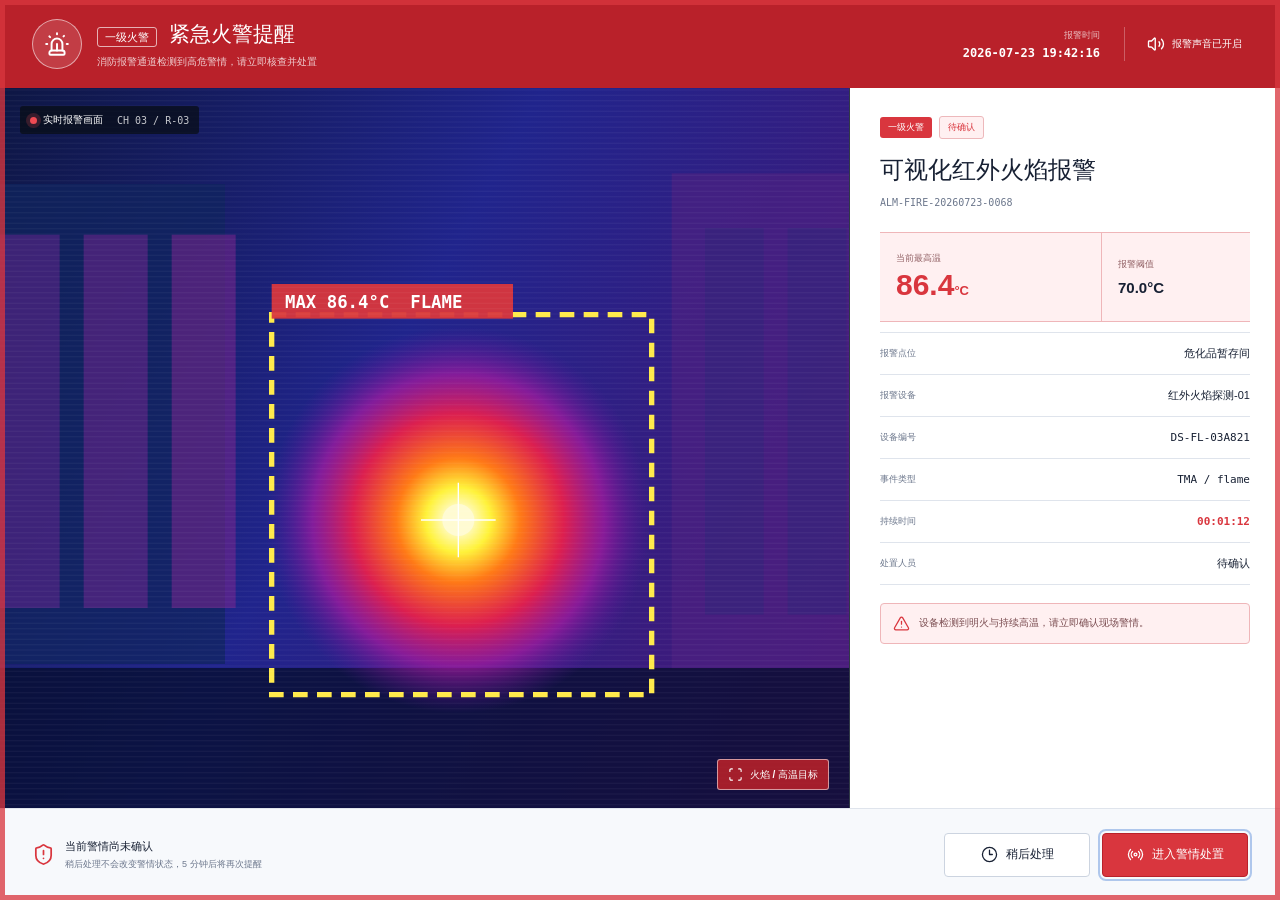
<file: index.html>
<!doctype html>
<html lang="zh-CN">
  <head>
    <meta charset="UTF-8" />
    <meta name="viewport" content="width=device-width, initial-scale=1.0" />
    <meta name="color-scheme" content="light" />
    <title>智慧消防综合管理平台</title>
    <link rel="stylesheet" href="styles.css?v=20260729-passage-simple-action" />
  </head>
  <body>
    <div class="app-shell">
      <aside class="sidebar" aria-label="主导航">
        <div class="brand-block">
          <div class="brand-mark" aria-hidden="true"><i data-lucide="building-2"></i></div>
          <div>
            <strong>养老机构数智</strong>
            <span>管理平台</span>
          </div>
        </div>

        <nav class="nav-list">
          <button class="nav-item static-nav" type="button">
            <i data-lucide="folder"></i><span>任务中心</span><i data-lucide="chevron-right"></i>
          </button>
          <button class="nav-item static-nav" type="button"><i data-lucide="image"></i><span>主体责任</span><i data-lucide="chevron-right"></i></button>
          <button class="nav-item static-nav" type="button"><i data-lucide="folder"></i><span>场所设置</span><i data-lucide="chevron-right"></i></button>
          <button class="nav-item static-nav" type="button">
            <i data-lucide="folder"></i><span>设施运行</span><i data-lucide="chevron-right"></i>
          </button>
          <button class="nav-item static-nav" type="button"><i data-lucide="folder"></i><span>日常安全管理</span><i data-lucide="chevron-right"></i></button>
          <button class="nav-item static-nav" type="button"><i data-lucide="folder"></i><span>隐患整改</span><i data-lucide="chevron-right"></i></button>
          <button class="nav-item static-nav" type="button">
            <i data-lucide="folder"></i><span>能力提升</span><i data-lucide="chevron-right"></i>
          </button>
          <button class="nav-item static-nav" type="button"><i data-lucide="stethoscope"></i><span>教育培训</span><i data-lucide="chevron-right"></i></button>
          <button class="nav-item" type="button" data-view="terminals">
            <i data-lucide="cpu"></i><span>智能终端</span><i data-lucide="chevron-down"></i>
          </button>
          <button class="nav-subitem active" type="button" data-view="terminals">设备运行状态</button>
          <button class="nav-subitem" type="button" data-view="terminal-alarms">设备告警列表<b class="nav-sub-badge">3</b></button>
          <button class="nav-subitem" type="button" data-view="terminal-warnings">设备预警列表<b class="nav-sub-badge warning">4</b></button>
          <button class="nav-subitem" type="button" data-view="terminal-faults">设备故障记录<b class="nav-sub-badge fault" id="faultNavBadge">3</b></button>
          <button class="nav-item" type="button" data-view="video-monitoring" data-video-module="offduty">
            <i data-lucide="video"></i><span>视频监控</span><i data-lucide="chevron-right"></i>
          </button>
          <button class="nav-item static-nav" type="button"><i data-lucide="folder"></i><span>微型消防站</span><i data-lucide="chevron-right"></i></button>
          <button class="nav-item static-nav" type="button"><i data-lucide="satellite-dish"></i><span>消防点位设置</span><i data-lucide="chevron-right"></i></button>
        </nav>

        <div class="sidebar-status">
          <div class="status-heading">
            <span>报警接入服务</span>
            <i data-lucide="more-horizontal"></i>
          </div>
          <div class="service-row">
            <span class="pulse-dot"></span>
            <div><strong>AMS 监听正常</strong><small>UDP :7200</small></div>
          </div>
          <div class="service-meta"><span>设备在线</span><strong>31 / 32</strong></div>
        </div>
      </aside>

      <main class="main-area">
        <header class="topbar">
          <nav class="module-nav" aria-label="业务模块">
            <button type="button"><i data-lucide="shield-check"></i>食品安全</button>
            <button type="button"><i data-lucide="chart-pie"></i>膳食营养</button>
            <button type="button"><i data-lucide="leaf"></i>食材采购与经费</button>
            <button type="button"><i data-lucide="shopping-cart"></i>物品管理</button>
            <button type="button"><i data-lucide="badge-japanese-yen"></i>资金监测</button>
            <button class="active" type="button"><i data-lucide="flame"></i>消防安全</button>
            <button type="button"><i data-lucide="settings"></i>系统设置</button>
          </nav>
          <div class="topbar-actions">
            <div class="site-select"><button type="button" id="siteButton">金台区第一养老院 <i data-lucide="chevron-down"></i></button></div>
            <button class="message-button" type="button"><i data-lucide="message-circle"></i><span>消息中心</span><b>3</b></button>
            <button class="icon-button" type="button" id="soundToggle" title="关闭告警声音" aria-label="关闭告警声音">
              <i data-lucide="volume-2"></i><span class="notify-dot"></span>
            </button>
            <button class="icon-button" type="button" id="refreshButton" title="刷新数据" aria-label="刷新数据">
              <i data-lucide="refresh-cw"></i>
            </button>
            <div class="operator">
              <span>管</span>
              <div><strong>Admin</strong><small id="liveClock">2026-07-23 19:43:08</small></div>
              <i data-lucide="chevron-down"></i>
            </div>
          </div>
        </header>

        <div class="workspace-tabs">
          <button class="tab-collapse" type="button" title="收起侧栏" aria-label="收起侧栏"><i data-lucide="panel-left-close"></i></button>
          <div class="active-tab"><i data-lucide="cpu"></i><span id="workspaceTabLabel">设备运行状态</span><button type="button" title="关闭页签" aria-label="关闭页签"><i data-lucide="x"></i></button></div>
          <div class="tab-spacer"></div>
          <button class="tab-tools" type="button" title="页签管理" aria-label="页签管理"><i data-lucide="chevrons-right"></i></button>
        </div>

        <div class="view-container">
          <section class="app-view" id="view-dashboard" data-view-panel="dashboard" hidden>
            <div class="page-heading">
              <div>
                <div class="eyebrow"><span class="demo-badge">演示数据</span><span>园区消防态势</span></div>
                <h1>消防安全运行总览</h1>
              </div>
              <div class="page-actions">
                <span class="updated-at">数据更新于 <b id="updatedAt">19:43:08</b></span>
                <button class="secondary-button" type="button" id="exportButton"><i data-lucide="download"></i>导出日报</button>
              </div>
            </div>

            <div class="critical-strip" role="status">
              <div class="critical-icon"><i data-lucide="flame"></i></div>
              <div class="critical-copy">
                <div><span>一级告警</span><strong>可视化红外火焰探测器检测到火焰与高温</strong></div>
                <p>危化品暂存间 · 当前 86.4°C · 阈值 70.0°C · 19:42:16</p>
              </div>
              <div class="critical-duration"><small>持续时间</small><strong id="criticalDuration">00:01:12</strong></div>
              <button class="danger-button" type="button" data-action="handle" data-alert-id="flame">立即处置</button>
            </div>

            <div class="metric-band" aria-label="关键指标">
              <article class="metric-item metric-danger">
                <div><span>待处置告警</span><i data-lucide="circle-alert"></i></div>
                <strong>3</strong><small>较昨日同期 <b>+1</b></small>
              </article>
              <article class="metric-item">
                <div><span>今日告警</span><i data-lucide="bell-ring"></i></div>
                <strong>12</strong><small>已闭环 <b>9</b></small>
              </article>
              <article class="metric-item">
                <div><span>设备在线率</span><i data-lucide="radio-tower"></i></div>
                <strong>96.9<em>%</em></strong><small>31 / 32 台在线</small>
              </article>
              <article class="metric-item">
                <div><span>平均响应</span><i data-lucide="timer"></i></div>
                <strong>02:18</strong><small>目标 ≤ 03:00</small>
              </article>
              <article class="metric-item">
                <div><span>今日安全运行</span><i data-lucide="shield-check"></i></div>
                <strong>19<em>h</em></strong><small>高风险点位 1 处</small>
              </article>
            </div>

            <section class="operations-section" aria-labelledby="active-events-heading">
              <div class="section-toolbar">
                <div>
                  <h2 id="active-events-heading">实时事件</h2>
                  <span class="section-subtitle">按风险等级与触发时间排序</span>
                </div>
                <div class="segmented-control" role="tablist" aria-label="事件状态">
                  <button class="active" type="button" data-alert-filter="pending">待处置 <b>3</b></button>
                  <button type="button" data-alert-filter="processing">处理中 <b>2</b></button>
                  <button type="button" data-alert-filter="closed">已闭环 <b>9</b></button>
                </div>
              </div>

              <div class="event-workbench">
                <div class="alert-queue" id="alertQueue" aria-label="告警列表"></div>

                <div class="evidence-panel">
                  <div class="evidence-toolbar">
                    <div class="camera-title"><span class="live-dot"></span><strong id="focusCameraName">危化品暂存间 · 红外火焰-01</strong></div>
                    <div class="view-switch" role="group" aria-label="画面模式">
                      <button type="button" data-camera-mode="visible">可见光</button>
                      <button class="active" type="button" data-camera-mode="thermal">热成像</button>
                    </div>
                    <button class="icon-button compact" type="button" id="snapshotButton" title="保存当前抓拍" aria-label="保存当前抓拍"><i data-lucide="camera"></i></button>
                    <button class="icon-button compact" type="button" id="expandButton" title="全屏查看" aria-label="全屏查看"><i data-lucide="maximize-2"></i></button>
                  </div>
                  <div class="focus-canvas-wrap" id="focusCanvasWrap">
                    <canvas id="focusCanvas" width="960" height="540" aria-label="告警监控画面"></canvas>
                    <div class="canvas-hud top-left"><span id="focusTimestamp">2026-07-23 19:42:16</span><span>CH 03</span></div>
                    <div class="canvas-hud bottom-right"><span>演示画面</span></div>
                    <div class="temperature-scale" id="temperatureScale" aria-hidden="true"><span>120°</span><i></i><span>20°</span></div>
                  </div>
                  <div class="evidence-caption">
                    <div><i data-lucide="scan-line"></i><span id="evidenceSummary">检测区域 R-03 · 最高温点已超过阈值 16.4°C</span></div>
                    <button type="button" id="historyButton">查看前后 30 秒</button>
                  </div>
                </div>

                <aside class="event-detail" aria-label="事件详情">
                  <div class="detail-heading">
                    <div><span class="severity-label level-one" id="detailSeverity">一级</span><span class="state-label" id="detailState">待处置</span></div>
                    <button class="icon-button compact" type="button" id="detailMore" title="更多操作" aria-label="更多操作"><i data-lucide="ellipsis"></i></button>
                  </div>
                  <h3 id="detailTitle">高温与火焰报警</h3>
                  <p class="detail-code" id="detailCode">ALM-20260723-0042</p>
                  <dl class="detail-list">
                    <div><dt>监测点位</dt><dd id="detailLocation">危化品暂存间</dd></div>
                    <div><dt>触发设备</dt><dd id="detailDevice">红外火焰-01</dd></div>
                    <div><dt>设备序列号</dt><dd id="detailSerial">DS-FL-03A821</dd></div>
                    <div><dt>事件类型</dt><dd><code id="detailEventType">TMA / flame</code></dd></div>
                    <div><dt>通道 / 规则</dt><dd id="detailChannel">CH 03 / R-03</dd></div>
                    <div><dt>发生时间</dt><dd id="detailTime">2026-07-23 19:42:16</dd></div>
                  </dl>
                  <div class="temperature-reading" id="temperatureReading">
                    <div><span>当前最高温</span><strong id="currentTemp">86.4<em>°C</em></strong></div>
                    <div><span>报警阈值</span><b id="thresholdTemp">70.0°C</b></div>
                  </div>
                  <div class="response-owner">
                    <span>当前责任人</span>
                    <div><span class="avatar">未</span><b id="detailOwner">待分派</b></div>
                  </div>
                  <button class="primary-action" type="button" data-action="handle" data-alert-id="flame"><i data-lucide="radio"></i>接警并处置</button>
                </aside>
              </div>
            </section>

            <section class="monitoring-section" id="monitoring-section" aria-labelledby="monitoring-heading">
              <div class="section-toolbar">
                <div><h2 id="monitoring-heading">重点监测点位</h2><span class="section-subtitle">三类设备实时状态</span></div>
                <button class="text-button" type="button" data-view-jump="devices">查看全部设备 <i data-lucide="arrow-right"></i></button>
              </div>
              <div class="monitor-grid">
                <article class="monitor-card" data-alert-select="offduty">
                  <div class="monitor-visual"><canvas id="scene-offduty" width="640" height="360"></canvas><span class="monitor-chip danger">岗位无人</span><span class="monitor-time">19:40:31</span></div>
                  <div class="monitor-body"><div><strong>消控室主岗</strong><span>人员在离岗检测</span></div><div class="mini-stat"><span>离岗时长</span><b>06:48</b></div></div>
                  <footer><span><i></i>设备在线</span><code>isSupportOffDuty</code></footer>
                </article>
                <article class="monitor-card" data-alert-select="passage">
                  <div class="monitor-visual"><canvas id="scene-passage" width="640" height="360"></canvas><span class="monitor-chip warning">车辆占用</span><span class="monitor-time">19:41:03</span></div>
                  <div class="monitor-body"><div><strong>东侧消防通道</strong><span>室外通道检测</span></div><div class="mini-stat"><span>占用时长</span><b>02:13</b></div></div>
                  <footer><span><i></i>设备在线</span><code>isSupportChannelOccupy</code></footer>
                </article>
                <article class="monitor-card" data-alert-select="flame">
                  <div class="monitor-visual"><canvas id="scene-thermal" width="640" height="360"></canvas><span class="monitor-chip danger">火焰 / 高温</span><span class="monitor-time">19:42:16</span></div>
                  <div class="monitor-body"><div><strong>危化品暂存间</strong><span>可视化红外火焰探测</span></div><div class="mini-stat hot"><span>最高温度</span><b>86.4°C</b></div></div>
                  <footer><span><i></i>设备在线</span><code>TMA / flame</code></footer>
                </article>
              </div>
            </section>

            <section class="analysis-grid" aria-label="趋势和设备健康">
              <div class="trend-panel">
                <div class="section-toolbar compact-toolbar">
                  <div><h2>近 7 日告警趋势</h2><span class="section-subtitle">按设备类型统计</span></div>
                  <div class="legend"><span><i class="legend-offduty"></i>人员离岗</span><span><i class="legend-passage"></i>通道占用</span><span><i class="legend-flame"></i>火焰高温</span></div>
                </div>
                <canvas id="trendCanvas" width="900" height="260" aria-label="近七日告警趋势图"></canvas>
              </div>
              <div class="health-panel">
                <div class="section-toolbar compact-toolbar"><div><h2>设备健康</h2><span class="section-subtitle">1 台设备需要关注</span></div><button class="icon-button compact" title="设备健康设置" aria-label="设备健康设置"><i data-lucide="settings-2"></i></button></div>
                <div class="health-list">
                  <div><span class="health-icon warning"><i data-lucide="wifi-off"></i></span><p><strong>北门通道检测-02</strong><small>网络抖动 · 18:56</small></p><b>78%</b></div>
                  <div><span class="health-icon ok"><i data-lucide="cctv"></i></span><p><strong>消控室离岗检测-01</strong><small>运行正常 · 19:43</small></p><b>99%</b></div>
                  <div><span class="health-icon ok"><i data-lucide="thermometer"></i></span><p><strong>红外火焰探测-01</strong><small>运行正常 · 19:43</small></p><b>97%</b></div>
                </div>
              </div>
            </section>
          </section>

          <section class="app-view" id="view-alarms" data-view-panel="alarms" hidden>
            <div class="page-heading">
              <div><div class="eyebrow"><span>事件处置</span></div><h1>告警中心</h1></div>
              <div class="page-actions"><button class="secondary-button"><i data-lucide="sliders-horizontal"></i>通知规则</button><button class="primary-button"><i data-lucide="file-down"></i>导出记录</button></div>
            </div>
            <div class="alert-summary-band">
              <div><span>待处置</span><strong>3</strong><small>一级 1 · 二级 2</small></div>
              <div><span>处理中</span><strong>2</strong><small>超时 0</small></div>
              <div><span>今日已闭环</span><strong>9</strong><small>闭环率 75%</small></div>
              <div><span>平均处置时长</span><strong>08:42</strong><small>较昨日 -01:15</small></div>
            </div>
            <div class="filter-bar">
              <label class="filter-search"><i data-lucide="search"></i><input id="alarmSearch" type="search" placeholder="告警编号、设备或点位" /></label>
              <select id="typeFilter" aria-label="事件类型"><option value="all">全部事件类型</option><option value="flame">火焰 / 高温</option><option value="passage">通道占用</option><option value="offduty">人员离岗</option></select>
              <select id="levelFilter" aria-label="风险等级"><option value="all">全部等级</option><option value="1">一级</option><option value="2">二级</option><option value="3">三级</option></select>
              <select id="stateFilter" aria-label="处置状态"><option value="all">全部状态</option><option value="pending">待处置</option><option value="processing">处理中</option><option value="closed">已闭环</option></select>
              <button class="icon-button compact" id="clearFilters" title="重置筛选" aria-label="重置筛选"><i data-lucide="rotate-ccw"></i></button>
            </div>
            <div class="data-table-wrap">
              <table class="data-table alert-table">
                <thead><tr><th>风险</th><th>告警事件</th><th>点位 / 设备</th><th>事件类型</th><th>发生时间</th><th>持续</th><th>状态</th><th>责任人</th><th></th></tr></thead>
                <tbody id="alarmTableBody"></tbody>
              </table>
              <div class="table-empty" id="alarmTableEmpty" hidden><i data-lucide="search-x"></i><strong>未找到匹配告警</strong><span>请调整筛选条件</span></div>
              <div class="table-footer"><span id="alarmCountLabel">共 8 条记录</span><div class="pagination"><button disabled><i data-lucide="chevron-left"></i></button><button class="active">1</button><button>2</button><button><i data-lucide="chevron-right"></i></button></div></div>
            </div>
          </section>

          <section class="app-view" id="view-devices" data-view-panel="devices" hidden>
            <div class="page-heading">
              <div><div class="eyebrow"><span>设备资产</span></div><h1>设备管理</h1></div>
              <div class="page-actions"><button class="secondary-button"><i data-lucide="scan-search"></i>发现设备</button><button class="primary-button" id="addDeviceButton"><i data-lucide="plus"></i>添加设备</button></div>
            </div>
            <div class="device-overview">
              <div class="device-total"><span class="device-total-icon"><i data-lucide="boxes"></i></span><div><span>设备总数</span><strong>32</strong><small>覆盖 18 个监测点位</small></div></div>
              <div><span>在线</span><strong class="success-text">31</strong><div class="progress"><i style="width:96.9%"></i></div></div>
              <div><span>离线</span><strong class="danger-text">1</strong><div class="progress danger"><i style="width:3.1%"></i></div></div>
              <div><span>今日上报</span><strong>2,841</strong><small>事件与心跳数据</small></div>
              <div><span>平均可用率</span><strong>99.2%</strong><small>近 30 天</small></div>
            </div>
            <div class="filter-bar">
              <label class="filter-search wide"><i data-lucide="search"></i><input id="deviceSearch" type="search" placeholder="搜索设备名称、序列号或点位" /></label>
              <div class="segmented-control device-tabs"><button class="active" data-device-type="all">全部 32</button><button data-device-type="offduty">离岗检测 8</button><button data-device-type="passage">通道检测 16</button><button data-device-type="flame">火焰探测 8</button></div>
            </div>
            <div class="data-table-wrap">
              <table class="data-table device-table">
                <thead><tr><th>设备</th><th>监测点位</th><th>产品类型</th><th>能力识别</th><th>网络 / 心跳</th><th>在线状态</th><th>固件版本</th><th></th></tr></thead>
                <tbody id="deviceTableBody"></tbody>
              </table>
              <div class="table-footer"><span>显示 6 台重点设备，共 32 台</span><button class="text-button">查看全部资产 <i data-lucide="arrow-right"></i></button></div>
            </div>
          </section>

          <section class="app-view" id="view-terminals" data-view-panel="terminals">
            <div class="page-heading">
              <div><div class="eyebrow"><span>消防物联设备</span><span class="connection-badge"><i></i>状态同步正常</span></div><h1>设备运行状态</h1></div>
              <div class="page-actions"><span class="updated-at">最近同步 <b id="terminalSyncTime">19:43:08</b></span><button class="secondary-button" id="syncTerminals"><i data-lucide="refresh-cw"></i>同步状态</button></div>
            </div>

            <div class="terminal-overview" aria-label="智能终端概况">
              <div class="terminal-total"><span class="device-total-icon"><i data-lucide="cpu"></i></span><div><span>终端总数</span><strong>57</strong><small>8 类消防物联设备</small></div></div>
              <div><span>在线设备</span><strong class="success-text">56</strong><small>在线率 98.2%</small></div>
              <div><span>当前告警</span><strong class="danger-text">3</strong><small>均来自视频监测设备</small></div>
              <div><span>状态异常</span><strong class="warning-text">2</strong><small>离线 1 · 预警 1</small></div>
              <div><span>覆盖点位</span><strong>24</strong><small>消防水源、管网及重点区域</small></div>
            </div>

            <section class="terminal-types-section" aria-labelledby="terminal-types-heading">
              <div class="section-toolbar">
                <div><h2 id="terminal-types-heading">设备类型</h2><span class="section-subtitle">点击类型筛选设备</span></div>
                <button class="text-button active" type="button" data-terminal-type="all">全部设备 57 <i data-lucide="rotate-ccw"></i></button>
              </div>
              <div class="terminal-type-grid">
                <button class="terminal-type-card" type="button" data-terminal-type="power"><span class="terminal-type-icon blue"><i data-lucide="zap"></i></span><div><strong>智能用电采集终端</strong><small>12 台 · 全部在线</small></div><b class="status-pill online">正常</b></button>
                <button class="terminal-type-card" type="button" data-terminal-type="transmitter"><span class="terminal-type-icon cyan"><i data-lucide="radio-tower"></i></span><div><strong>用户信息传输装置</strong><small>6 台 · 全部在线</small></div><b class="status-pill online">正常</b></button>
                <button class="terminal-type-card" type="button" data-terminal-type="level"><span class="terminal-type-icon cyan"><i data-lucide="waves"></i></span><div><strong>无线远程液位采集终端</strong><small>8 台 · 1 台离线</small></div><b class="status-pill offline">关注</b></button>
                <button class="terminal-type-card" type="button" data-terminal-type="pressure"><span class="terminal-type-icon blue"><i data-lucide="gauge"></i></span><div><strong>无线远程压力采集终端</strong><small>10 台 · 全部在线</small></div><b class="status-pill online">正常</b></button>
                <button class="terminal-type-card" type="button" data-terminal-type="gas"><span class="terminal-type-icon amber"><i data-lucide="wind"></i></span><div><strong>可燃气体探测器</strong><small>5 台 · 1 台预警</small></div><b class="status-pill warning">预警</b></button>
                <button class="terminal-type-card camera-type" type="button" data-terminal-type="offduty"><span class="terminal-type-icon purple"><i data-lucide="user-round-x"></i></span><div><strong>人员在离岗监测</strong><small>4 台 · 1 条告警</small></div><b class="status-pill alarm">告警</b></button>
                <button class="terminal-type-card camera-type" type="button" data-terminal-type="passage"><span class="terminal-type-icon amber"><i data-lucide="traffic-cone"></i></span><div><strong>室外通道监测</strong><small>8 台 · 1 条告警</small></div><b class="status-pill alarm">告警</b></button>
                <button class="terminal-type-card camera-type" type="button" data-terminal-type="flame"><span class="terminal-type-icon red"><i data-lucide="flame"></i></span><div><strong>可视化红外火焰探测器</strong><small>4 台 · 1 条告警</small></div><b class="status-pill alarm">告警</b></button>
              </div>
            </section>

            <div class="filter-bar terminal-filter-bar">
              <label class="filter-search wide"><i data-lucide="search"></i><input id="terminalSearch" type="search" placeholder="搜索设备名称、编号或监测点位" /></label>
              <select id="terminalStatusFilter" aria-label="终端状态"><option value="all">全部状态</option><option value="normal">正常</option><option value="warning">预警</option><option value="alarm">告警</option><option value="offline">离线</option></select>
              <select id="terminalZoneFilter" aria-label="所属区域"><option value="all">全部区域</option><option value="消防控制室">消防控制室</option><option value="配电区域">配电区域</option><option value="消防水源">消防水源</option><option value="消防管网">消防管网</option><option value="重点防护区">重点防护区</option><option value="室外通道">室外通道</option></select>
              <button class="icon-button compact" id="clearTerminalFilters" title="重置筛选" aria-label="重置筛选"><i data-lucide="rotate-ccw"></i></button>
            </div>

            <div class="data-table-wrap">
              <table class="data-table terminal-table">
                <thead><tr><th>终端设备</th><th>监测点位</th><th>设备类型</th><th>实时状态 / 读数</th><th>通信质量</th><th>运行状态</th><th>更新时间</th><th></th></tr></thead>
                <tbody id="terminalTableBody"></tbody>
              </table>
              <div class="table-empty" id="terminalTableEmpty" hidden><i data-lucide="search-x"></i><strong>未找到匹配终端</strong><span>请调整筛选条件</span></div>
              <div class="table-footer"><span id="terminalCountLabel">显示 12 台重点终端，共 57 台</span><div class="terminal-legend"><span><i class="normal"></i>正常</span><span><i class="warning"></i>预警</span><span><i class="alarm"></i>告警</span><span><i class="offline"></i>离线</span></div></div>
            </div>
          </section>

          <section class="app-view terminal-detail-view" id="view-terminal-detail" data-view-panel="terminal-detail" hidden></section>

          <section class="app-view terminal-event-view" id="view-terminal-alarms" data-view-panel="terminal-alarms" hidden>
            <div class="page-heading">
              <div><div class="eyebrow"><span>智能终端</span><span class="connection-badge alarm-connection"><i></i>火警通道在线</span></div><h1>设备告警列表</h1></div>
              <div class="page-actions"><span class="updated-at">最近接警 <b>19:42:16</b></span><button class="secondary-button" id="exportFireAlarms"><i data-lucide="file-down"></i>导出记录</button></div>
            </div>

            <div class="alert-summary-band fire-summary-band" aria-label="设备告警概况">
              <div><span>待确认火警</span><strong class="danger-text" id="firePendingCount">2</strong><small>一级火警 1 条</small></div>
              <div><span>警情处置中</span><strong class="warning-text" id="fireProcessingCount">1</strong><small>现场人员已到场</small></div>
              <div><span>今日火警</span><strong>6</strong><small>自动报警 5 · 主机上报 1</small></div>
              <div><span>今日已闭环</span><strong class="success-text" id="fireClosedCount">3</strong><small>平均处置 08:42</small></div>
            </div>

            <div class="filter-bar fire-alarm-filter">
              <label class="filter-search wide"><i data-lucide="search"></i><input id="fireAlarmSearch" type="search" placeholder="搜索警情编号、设备或点位" /></label>
              <select id="fireAlarmLevelFilter" aria-label="火警等级"><option value="all">全部等级</option><option value="1">一级火警</option><option value="2">二级火警</option></select>
              <select id="fireAlarmStateFilter" aria-label="火警状态"><option value="all">全部状态</option><option value="pending">待确认</option><option value="confirmed">已确认</option><option value="processing">处置中</option><option value="reset">已复位</option><option value="false">误报消警</option></select>
              <button class="icon-button compact" id="clearFireAlarmFilters" title="重置筛选" aria-label="重置筛选"><i data-lucide="rotate-ccw"></i></button>
            </div>

            <div class="fire-alarm-workbench">
              <aside class="fire-alarm-list-panel" aria-label="火警记录">
                <header><div><strong>火警记录</strong><span id="fireAlarmCountLabel">共 6 条</span></div><span class="live-indicator"><i></i>实时</span></header>
                <div class="fire-alarm-list" id="fireAlarmList"></div>
                <div class="fire-list-empty" id="fireAlarmListEmpty" hidden><i data-lucide="search-x"></i><span>暂无匹配火警</span></div>
              </aside>

              <section class="fire-alarm-detail-panel" aria-label="火警详情">
                <header class="fire-detail-header">
                  <div><div class="fire-detail-tags"><span class="severity-label level-one" id="fireDetailLevel">一级火警</span><span class="state-pill pending" id="fireDetailState">待确认</span></div><h2 id="fireDetailTitle">可视化红外火焰报警</h2><p id="fireDetailMeta">危化品暂存间 · 红外火焰探测-01 · ALM-FIRE-20260723-0068</p></div>
                  <div class="fire-detail-clock"><span>持续时间</span><strong id="fireDetailDuration">00:01:12</strong></div>
                </header>

                <div class="fire-process-strip" id="fireProcessStrip" aria-label="警情处置进度"></div>

                <div class="fire-detail-body">
                  <div class="fire-evidence-column">
                    <div class="fire-evidence-toolbar">
                      <div><strong id="fireEvidenceTitle">现场影像</strong><span id="fireEvidenceTime">2026-07-23 19:42:16</span></div>
                      <div class="segmented-control compact-segmented fire-evidence-switch" role="group" aria-label="影像类型">
                        <button class="active" type="button" data-fire-evidence="images"><i data-lucide="images"></i>火警图片</button>
                        <button type="button" data-fire-evidence="video"><i data-lucide="video"></i>前后录像</button>
                      </div>
                    </div>

                    <div class="fire-data-evidence" id="fireDataEvidence" hidden>
                      <div class="data-evidence-status"><span><i data-lucide="radio-tower"></i></span><div><strong>用户信息传输装置数据上报</strong><p>当前事件由消防主机数据触发，无现场图片及前后录像。</p></div><b>数据型事件</b></div>
                      <dl class="data-evidence-grid">
                        <div><dt>主机状态</dt><dd id="transmitterHostState">火警</dd></div>
                        <div><dt>上报协议</dt><dd id="transmitterProtocol">ISUP / EHome</dd></div>
                        <div><dt>报警回路</dt><dd id="transmitterLoop">03</dd></div>
                        <div><dt>报警点位</dt><dd id="transmitterPoint">012</dd></div>
                        <div><dt>事件代码</dt><dd><code id="transmitterEventCode">fireAlarm</code></dd></div>
                        <div><dt>事件状态</dt><dd><code id="transmitterEventState">active</code></dd></div>
                      </dl>
                      <div class="raw-report-block"><header><span>原始上报摘要</span><time id="transmitterReportTime">19:36:09</time></header><code id="transmitterRawReport">eventType=fireAlarm; eventState=active; loop=03; point=012;</code></div>
                    </div>

                    <div class="fire-image-evidence" id="fireImageEvidence">
                      <div class="fire-main-visual"><canvas id="fireAlarmMainCanvas" width="960" height="540" aria-label="火警主画面"></canvas><span class="evidence-label danger">火焰检测框</span><span class="evidence-camera">CH 03 · 可见光</span></div>
                      <div class="fire-thumbnail-grid">
                        <button class="fire-thumbnail active" type="button" data-fire-image-mode="visible"><canvas id="fireSnapshotVisible" width="320" height="180" aria-label="可见光抓拍"></canvas><span>可见光抓拍</span><time>19:42:16</time></button>
                        <button class="fire-thumbnail" type="button" data-fire-image-mode="thermal"><canvas id="fireSnapshotThermal" width="320" height="180" aria-label="热成像抓拍"></canvas><span>热成像抓拍</span><time>19:42:16</time></button>
                        <button class="fire-thumbnail" type="button" data-fire-image-mode="context"><canvas id="fireSnapshotContext" width="320" height="180" aria-label="现场全景"></canvas><span>现场全景</span><time>19:42:08</time></button>
                      </div>
                    </div>

                    <div class="fire-video-evidence" id="fireVideoEvidence" hidden>
                      <div class="fire-video-visual"><canvas id="fireAlarmVideoCanvas" width="960" height="540" aria-label="火警前后录像"></canvas><button class="video-play-button" id="fireVideoPlay" type="button" title="播放录像" aria-label="播放录像"><i data-lucide="play"></i></button><span class="evidence-camera" id="fireVideoTimestamp">19:41:46 · 报警前 30 秒</span></div>
                      <div class="video-timeline"><i></i><span class="alarm-marker"></span></div>
                      <div class="video-offset-control" role="group" aria-label="录像时间段"><button class="active" type="button" data-fire-video-offset="before">报警前 30 秒</button><button type="button" data-fire-video-offset="alarm">告警时刻</button><button type="button" data-fire-video-offset="after">报警后 30 秒</button></div>
                    </div>
                  </div>

                  <aside class="fire-information-panel">
                    <div class="fire-reading-strip"><div><span>当前最高温</span><strong id="fireDetailTemperature">86.4<em>°C</em></strong></div><div><span>报警阈值</span><b id="fireDetailThreshold">70.0°C</b></div></div>
                    <dl class="fire-information-list">
                      <div><dt>报警点位</dt><dd id="fireDetailLocation">危化品暂存间</dd></div>
                      <div><dt>报警设备</dt><dd id="fireDetailDevice">红外火焰探测-01</dd></div>
                      <div><dt>设备编号</dt><dd><code id="fireDetailSerial">DS-FL-03A821</code></dd></div>
                      <div><dt>报警类型</dt><dd><code id="fireDetailEventType">TMA / flame</code></dd></div>
                      <div><dt>报警通道</dt><dd id="fireDetailChannel">CH 03 / R-03</dd></div>
                      <div><dt>处置人员</dt><dd id="fireDetailOperator">待确认</dd></div>
                      <div><dt>接单截止</dt><dd id="fireDetailDeadline">--</dd></div>
                    </dl>
                    <div class="fire-disposition-note"><span>警情记录</span><p id="fireDispositionNote">设备检测到明火与持续高温，请立即确认现场警情。</p></div>
                    <section class="fire-operation-history" aria-labelledby="fireOperationHistoryTitle">
                      <div class="fire-history-heading"><div><span id="fireOperationHistoryTitle">操作留痕</span><small>说明和现场照片按时间保留</small></div><span id="fireOperationHistoryCount">0 条</span></div>
                      <div class="fire-history-list" id="fireOperationHistory" role="list"></div>
                    </section>
                    <div class="fire-action-grid">
                      <button class="fire-action assignment" type="button" data-assign-fire><i data-lucide="user-plus"></i>指派处置人员</button>
                      <button class="fire-action primary" type="button" data-fire-action="confirm"><i data-lucide="badge-check"></i>确认警情</button>
                      <button class="fire-action false" type="button" data-fire-action="false"><i data-lucide="circle-x"></i>误报消警</button>
                      <button class="fire-action" type="button" data-fire-action="dispose"><i data-lucide="radio"></i>警情处置</button>
                      <button class="fire-action" type="button" data-fire-action="reset"><i data-lucide="rotate-ccw"></i>设备复位</button>
                    </div>
                  </aside>
                </div>
              </section>
            </div>
          </section>

          <section class="app-view" id="view-terminal-warnings" data-view-panel="terminal-warnings" hidden>
            <div class="page-heading">
              <div><div class="eyebrow"><span>智能终端</span><span>运行风险提示</span></div><h1>设备预警列表</h1></div>
              <div class="page-actions"><button class="primary-button" id="exportWarnings"><i data-lucide="file-down"></i>导出记录</button></div>
            </div>
            <div class="alert-summary-band warning-summary-band" aria-label="设备预警概况">
              <div><span>当前预警</span><strong class="warning-text" id="warningActiveCount">4</strong><small>高风险 1 · 中风险 3</small></div>
              <div><span>待核查</span><strong id="warningPendingCount">3</strong><small>最长等待 12 分钟</small></div>
              <div><span>今日已恢复</span><strong class="success-text" id="warningRecoveredCount">8</strong><small>自动恢复 6 · 人工 2</small></div>
              <div><span>预警设备类型</span><strong>5</strong><small>用电、燃气、水系统及视频</small></div>
            </div>
            <div class="filter-bar">
              <label class="filter-search wide"><i data-lucide="search"></i><input id="terminalWarningSearch" type="search" placeholder="搜索预警编号、设备或点位" /></label>
              <select id="terminalWarningTypeFilter" aria-label="设备类型"><option value="all">全部设备类型</option><option value="power">智能用电</option><option value="transmitter">用户信息传输装置</option><option value="gas">可燃气体</option><option value="level">远程液位</option><option value="pressure">远程压力</option><option value="camera">视频监测</option></select>
              <select id="terminalWarningStateFilter" aria-label="预警状态"><option value="all">全部状态</option><option value="pending">待核查</option><option value="checking">核查中</option><option value="recovered">已恢复</option></select>
              <button class="icon-button compact" id="clearTerminalWarningFilters" title="重置筛选" aria-label="重置筛选"><i data-lucide="rotate-ccw"></i></button>
            </div>
            <div class="data-table-wrap">
              <table class="data-table terminal-warning-table">
                <thead><tr><th>风险</th><th>预警信息</th><th>设备 / 点位</th><th>当前值</th><th>预警阈值</th><th>首次发生</th><th>最近更新</th><th>处置人</th><th>状态</th><th></th></tr></thead>
                <tbody id="terminalWarningTableBody"></tbody>
              </table>
              <div class="table-empty" id="terminalWarningTableEmpty" hidden><i data-lucide="search-x"></i><strong>未找到匹配预警</strong><span>请调整筛选条件</span></div>
              <div class="table-footer"><span id="terminalWarningCountLabel">共 7 条记录</span><div class="warning-legend"><span><i class="risk-high"></i>高风险</span><span><i class="risk-medium"></i>中风险</span><span><i class="risk-low"></i>低风险</span></div></div>
            </div>
          </section>

          <section class="app-view" id="view-terminal-faults" data-view-panel="terminal-faults" hidden>
            <div class="page-heading">
              <div><div class="eyebrow"><span>智能终端</span><span>设备运行维护档案</span></div><h1>设备故障记录</h1></div>
            </div>
            <div class="alert-summary-band fault-summary-band" aria-label="设备故障概况">
              <div><span>当前故障</span><strong class="danger-text" id="faultActiveCount">3</strong><small>全部终端实时汇总</small></div>
              <div><span>待处理</span><strong id="faultPendingCount">1</strong><small>需要指派运维人员</small></div>
              <div><span>处理中 / 待恢复</span><strong class="warning-text" id="faultProcessingCount">2</strong><small id="faultProcessingSummary">处理中 1 · 待恢复 1</small></div>
              <div><span>今日已恢复</span><strong class="success-text" id="faultRepairedCount">5</strong><small>故障记录已完成闭环</small></div>
            </div>
            <div class="filter-bar">
              <label class="filter-search wide"><i data-lucide="search"></i><input id="terminalFaultSearch" type="search" placeholder="搜索故障编号、设备、点位或故障代码" /></label>
              <select id="terminalFaultTypeFilter" aria-label="故障设备类型">
                <option value="all">全部设备类型</option>
                <option value="power">智能用电采集终端</option>
                <option value="transmitter">用户信息传输装置</option>
                <option value="level">无线远程液位终端</option>
                <option value="pressure">无线远程压力终端</option>
                <option value="gas">可燃气体探测器</option>
                <option value="offduty">人员在离岗监测</option>
                <option value="passage">室外通道监测</option>
                <option value="flame">红外火焰探测器</option>
              </select>
              <select id="terminalFaultStateFilter" aria-label="故障状态"><option value="all">全部状态</option><option value="pending">待处理</option><option value="processing">处理中</option><option value="handled">已处理待恢复</option><option value="recovered">已恢复</option></select>
              <button class="icon-button compact" id="clearTerminalFaultFilters" title="重置筛选" aria-label="重置筛选"><i data-lucide="rotate-ccw"></i></button>
            </div>
            <div class="data-table-wrap">
              <table class="data-table terminal-fault-table">
                <thead><tr><th>故障信息</th><th>设备 / 点位</th><th>故障类型</th><th>首次发生</th><th>最近更新</th><th>持续时间</th><th>处理人</th><th>处置状态</th><th>操作</th></tr></thead>
                <tbody id="terminalFaultTableBody"></tbody>
              </table>
              <div class="table-empty" id="terminalFaultTableEmpty" hidden><i data-lucide="search-x"></i><strong>未找到匹配故障</strong><span>请调整筛选条件</span></div>
              <div class="table-footer"><span id="terminalFaultCountLabel">共 8 条记录</span><div class="fault-legend"><span><i class="pending"></i>待处理</span><span><i class="processing"></i>处理中</span><span><i class="handled"></i>待恢复</span><span><i class="recovered"></i>已恢复</span></div></div>
            </div>
          </section>

          <section class="app-view video-monitoring-view" id="view-video-monitoring" data-view-panel="video-monitoring" hidden>
            <div class="page-heading video-page-heading">
              <div>
                <div class="eyebrow"><span>视频监控</span><span class="connection-badge"><i></i><b id="videoModuleCapability">双人值守检测在线</b></span></div>
                <h1 id="videoModuleTitle">双人值守监测</h1>
              </div>
              <div class="page-actions">
                <span class="live-indicator"><i></i>实时视频</span>
                <button class="secondary-button" id="videoSnapshotButton" type="button"><i data-lucide="camera"></i>保存抓拍</button>
              </div>
            </div>

            <div class="video-module-tabs" role="tablist" aria-label="视频监控类型">
              <button class="active" type="button" data-video-module-tab="offduty"><i data-lucide="users"></i><span>双人值守监测</span><b>1 条预警</b></button>
              <button type="button" data-video-module-tab="passage"><i data-lucide="traffic-cone"></i><span>消防通道监测</span><b>1 条预警</b></button>
              <button type="button" data-video-module-tab="flame"><i data-lucide="scan-thermal"></i><span>红外火灾监控摄像头</span><b class="danger">1 条告警</b></button>
            </div>

            <div class="alert-summary-band video-summary-band" aria-label="视频监控概况">
              <div><span>接入摄像头</span><strong id="videoSummaryDevices">4</strong><small id="videoSummaryDevicesNote">4 台在线</small></div>
              <div><span id="videoSummaryActiveLabel">当前脱岗预警</span><strong class="warning-text" id="videoSummaryActive">1</strong><small id="videoSummaryActiveNote">持续 06:48</small></div>
              <div><span>今日事件</span><strong id="videoSummaryToday">6</strong><small id="videoSummaryTodayNote">已消警 5 条</small></div>
              <div><span>录像存储</span><strong>30<em> 天</em></strong><small>录像完整率 100%</small></div>
            </div>

            <section class="video-monitor-workbench" aria-label="视频监控工作台">
              <aside class="video-channel-panel">
                <header><div><strong>监控通道</strong><span id="videoChannelCount">4 个通道</span></div><button class="icon-button compact" id="videoChannelRefresh" type="button" title="刷新通道" aria-label="刷新通道"><i data-lucide="refresh-cw"></i></button></header>
                <div class="video-channel-list" id="videoChannelList"></div>
              </aside>

              <section class="video-live-panel">
                <div class="video-live-toolbar">
                  <div class="camera-title"><span class="live-dot"></span><strong id="videoCameraName">消防控制室全景 · 双人值守-01</strong></div>
                  <div class="view-switch" id="videoViewSwitch" role="group" aria-label="视频画面模式">
                    <button class="active" type="button" data-video-view-mode="visible">可见光</button>
                    <button type="button" data-video-view-mode="thermal">热成像</button>
                  </div>
                  <button class="icon-button compact" id="videoFullscreenButton" type="button" title="全屏查看" aria-label="全屏查看"><i data-lucide="maximize-2"></i></button>
                </div>
                <div class="video-monitor-canvas-wrap" id="videoMonitorCanvasWrap">
                  <canvas id="videoMonitorCanvas" width="960" height="540" aria-label="实时监控视频"></canvas>
                  <div class="canvas-hud top-left"><span id="videoMonitorTime">2026-07-23 19:43:08</span><span id="videoMonitorChannel">CH 01</span></div>
                  <div class="canvas-hud bottom-right"><span>LIVE</span><span>1080P</span></div>
                  <span class="video-scene-state warning" id="videoSceneState"><i data-lucide="user-round-x"></i>当前 1 / 2 人在岗</span>
                  <div class="temperature-scale" id="videoMonitorTemperatureScale" hidden><span>120°</span><i></i><span>20°</span></div>
                </div>
                <div class="video-live-caption">
                  <div><i data-lucide="scan-line"></i><span id="videoLiveSummary">副岗连续 06:48 未检测到值守人员</span></div>
                  <button type="button" id="videoPlaybackButton"><i data-lucide="calendar-clock"></i>录像回看</button>
                </div>
              </section>

              <aside class="video-event-panel">
                <div class="video-event-heading"><span class="severity-label level-two" id="videoEventLevel">脱岗预警</span><span class="state-pill pending" id="videoEventState">待消警</span></div>
                <h2 id="videoEventTitle">双人值守人数不足</h2>
                <p id="videoEventDescription">消防控制室当前仅识别到 1 名值守人员，请核实副岗人员状态。</p>
                <dl class="video-event-details">
                  <div><dt>监控点位</dt><dd id="videoEventPoint">消防控制室</dd></div>
                  <div><dt>触发设备</dt><dd id="videoEventDevice">双人值守-01</dd></div>
                  <div><dt>事件类型</dt><dd><code id="videoEventType">offDuty</code></dd></div>
                  <div><dt id="videoMetricLabel">在岗人数</dt><dd id="videoMetricValue">1 / 2 人</dd></div>
                  <div><dt>发生时间</dt><dd id="videoEventTime">19:40:31</dd></div>
                  <div><dt>处置人员</dt><dd id="videoEventOwner">待处置</dd></div>
                </dl>
                <div class="video-event-note"><i data-lucide="info"></i><p id="videoEventNote">脱岗消警后保留抓拍、录像和操作记录。</p></div>
                <div class="video-event-actions">
                  <button class="primary-button" id="videoPrimaryAction" type="button"><i data-lucide="badge-check"></i><span>脱岗消警</span></button>
                </div>
              </aside>
            </section>

            <section class="video-record-section" aria-labelledby="videoRecordHeading">
              <div class="section-toolbar">
                <div><h2 id="videoRecordHeading">脱岗预警记录</h2><span class="section-subtitle" id="videoRecordSubtitle">抓拍、录像和消警结果全程留痕</span></div>
                <div class="video-record-filter" role="group" aria-label="记录状态">
                  <button class="active" type="button" data-video-record-filter="all">全部记录</button>
                  <button type="button" data-video-record-filter="active">待处理</button>
                  <button type="button" data-video-record-filter="closed">已完成</button>
                </div>
              </div>
              <div class="data-table-wrap">
                <table class="data-table video-record-table">
                  <thead><tr><th>发生时间</th><th>事件信息</th><th>设备 / 点位</th><th>持续时间</th><th>处置人员</th><th>状态</th><th></th></tr></thead>
                  <tbody id="videoRecordTableBody"></tbody>
                </table>
                <div class="table-empty" id="videoRecordEmpty" hidden><i data-lucide="inbox"></i><strong>暂无匹配记录</strong><span>请切换其他状态查看</span></div>
                <div class="table-footer"><span id="videoRecordCount">共 0 条记录</span><span>录像与事件记录保存 30 天</span></div>
              </div>
            </section>
          </section>

          <section class="app-view" id="view-access" data-view-panel="access" hidden>
            <div class="page-heading">
              <div><div class="eyebrow"><span>HCISUPSDK V2.5</span><span class="connection-badge"><i></i>链路正常</span></div><h1>海康设备接入状态</h1></div>
              <div class="page-actions"><span class="updated-at">最近心跳 <b>19:43:06</b></span><button class="secondary-button" id="testConnection"><i data-lucide="zap"></i>链路检测</button></div>
            </div>
            <section class="pipeline-section" aria-labelledby="pipeline-heading">
              <div class="section-toolbar"><div><h2 id="pipeline-heading">报警接入链路</h2><span class="section-subtitle">设备注册与 AMS 报警回调</span></div><span class="protocol-chip">ISUP 5.0 / UDP</span></div>
              <div class="pipeline">
                <div class="pipeline-node"><span><i data-lucide="cctv"></i></span><strong>海康设备</strong><small>32 台 · 31 在线</small></div>
                <i data-lucide="arrow-right"></i>
                <div class="pipeline-node"><span><i data-lucide="server-cog"></i></span><strong>CMS 注册服务</strong><small>NET_ECMS_StartListen</small></div>
                <i data-lucide="arrow-right"></i>
                <div class="pipeline-node active"><span><i data-lucide="radio-tower"></i></span><strong>AMS 报警监听</strong><small>NET_EALARM_StartListen</small></div>
                <i data-lucide="arrow-right"></i>
                <div class="pipeline-node"><span><i data-lucide="braces"></i></span><strong>事件解析</strong><small>XML / JSON / Picture</small></div>
                <i data-lucide="arrow-right"></i>
                <div class="pipeline-node"><span><i data-lucide="layout-dashboard"></i></span><strong>消防平台</strong><small>入库 · 通知 · 处置</small></div>
              </div>
            </section>
            <div class="access-grid">
              <section class="listener-panel">
                <div class="section-toolbar compact-toolbar"><div><h2>服务监听</h2><span class="section-subtitle">当前运行参数</span></div><button class="icon-button compact"><i data-lucide="settings-2"></i></button></div>
                <dl class="listener-list">
                  <div><dt>CMS 注册服务</dt><dd><span class="status-pill online">运行中</span></dd></div>
                  <div><dt>AMS 报警服务</dt><dd><span class="status-pill online">运行中</span></dd></div>
                  <div><dt>监听地址</dt><dd><code>10.18.32.20:7200</code></dd></div>
                  <div><dt>传输协议</dt><dd>UDP <small>byProtocolType = 1</small></dd></div>
                  <div><dt>SessionKey</dt><dd><span class="status-pill online">已同步</span></dd></div>
                  <div><dt>今日回调</dt><dd><strong>2,841</strong> 次</dd></div>
                  <div><dt>回调失败</dt><dd><strong>0</strong> 次</dd></div>
                  <div><dt>平均解析耗时</dt><dd><strong>36 ms</strong></dd></div>
                </dl>
              </section>
              <section class="callback-panel">
                <div class="section-toolbar compact-toolbar"><div><h2>实时回调</h2><span class="section-subtitle">最近 5 条设备事件</span></div><span class="live-indicator"><i></i>LIVE</span></div>
                <div class="callback-log" id="callbackLog">
                  <div><time>19:42:16.328</time><code>EHOME_ISAPI_ALARM</code><span class="log-event danger">TMA / flame</span><b>DS-FL-03A821</b></div>
                  <div><time>19:41:03.104</time><code>EHOME_ISAPI_ALARM</code><span class="log-event warning">channelOccupy</span><b>DS-PS-08D114</b></div>
                  <div><time>19:40:31.942</time><code>EHOME_ISAPI_ALARM</code><span class="log-event warning">offDuty</span><b>DS-OD-01C772</b></div>
                  <div><time>19:39:55.007</time><code>ENUM_DEV_SESSIONKEY</code><span class="log-event ok">sessionKey</span><b>DS-PS-12D302</b></div>
                  <div><time>19:38:46.611</time><code>EHOME_ALARM</code><span class="log-event ok">heartbeat</span><b>DS-FL-07B219</b></div>
                </div>
              </section>
            </div>
            <section class="mapping-section">
              <div class="section-toolbar"><div><h2>三类产品字段映射</h2><span class="section-subtitle">依据 HCISUPSDK 通用开发指南 V2.5</span></div><span class="document-ref"><i data-lucide="book-open"></i>能力集 / 报警回调 / ISAPI 事件</span></div>
              <div class="data-table-wrap flush">
                <table class="data-table mapping-table"><thead><tr><th>业务场景</th><th>设备能力字段</th><th>事件识别</th><th>平台展示字段</th><th>当前状态</th></tr></thead><tbody>
                  <tr><td><span class="type-icon purple"><i data-lucide="user-round-x"></i></span><b>人员在离岗检测</b></td><td><code>isSupportOffDuty</code></td><td><code>eventType / eventState</code></td><td>点位、通道、离岗时长、抓拍图</td><td><span class="status-pill online">已映射</span></td></tr>
                  <tr><td><span class="type-icon amber"><i data-lucide="traffic-cone"></i></span><b>室外消防通道检测</b></td><td><code>isSupportChannelOccupy</code><small>isSupportFireEscapeDetection</small></td><td><code>eventType / ruleID</code></td><td>占用目标、持续时长、检测框、图片</td><td><span class="status-pill online">已映射</span></td></tr>
                  <tr><td><span class="type-icon red"><i data-lucide="flame"></i></span><b>可视化红外火焰探测</b></td><td><code>isSupportDetectorTemperatureAlarm</code><small>highTemperature / riseTemperature / flame</small></td><td><code>TMA / flame</code></td><td>当前温度、阈值、可见光图、热图</td><td><span class="status-pill online">已映射</span></td></tr>
                </tbody></table>
              </div>
            </section>
          </section>
        </div>
      </main>
    </div>

    <section class="critical-fire-alert" id="criticalFireAlert" role="alertdialog" aria-modal="true" aria-labelledby="criticalFireAlertTitle" aria-describedby="criticalFireAlertNote" hidden>
      <header class="critical-fire-alert-header">
        <div class="critical-fire-alert-mark"><span><i data-lucide="siren"></i></span><div><b>一级火警</b><strong>紧急火警提醒</strong><p>消防报警通道检测到高危警情，请立即核查并处置</p></div></div>
        <div class="critical-fire-alert-status">
          <div><span>报警时间</span><time id="criticalFireAlertTime">2026-07-23 19:42:16</time></div>
          <button class="critical-fire-sound-status" id="criticalFireSoundStatus" type="button" title="关闭报警声音" aria-label="关闭报警声音"><i data-lucide="volume-2"></i><span>报警声音已开启</span></button>
        </div>
      </header>

      <main class="critical-fire-alert-main">
        <section class="critical-fire-alert-visual" aria-label="火警现场画面">
          <canvas id="criticalFireAlertCanvas" width="1280" height="720" aria-label="一级火警热成像画面"></canvas>
          <div class="critical-fire-alert-data" id="criticalFireAlertData" hidden>
            <span><i data-lucide="radio-tower"></i></span>
            <div><small>消防主机数据上报</small><strong id="criticalFireDataState">火警</strong><p>当前事件由用户信息传输装置上报，无现场图片及前后录像。</p></div>
            <dl>
              <div><dt>通信协议</dt><dd id="criticalFireDataProtocol">ISUP / EHome</dd></div>
              <div><dt>报警回路</dt><dd id="criticalFireDataLoop">03</dd></div>
              <div><dt>报警点位</dt><dd id="criticalFireDataPoint">012</dd></div>
              <div><dt>事件代码</dt><dd><code id="criticalFireDataCode">fireAlarm</code></dd></div>
            </dl>
          </div>
          <div class="critical-fire-visual-hud">
            <span><i></i>实时报警画面</span>
            <code id="criticalFireAlertChannel">CH 03 / R-03</code>
          </div>
          <div class="critical-fire-detection-label" id="criticalFireDetectionLabel"><i data-lucide="scan"></i>火焰 / 高温目标</div>
        </section>

        <aside class="critical-fire-alert-detail">
          <div class="critical-fire-alert-tags"><span>一级火警</span><b>待确认</b></div>
          <h1 id="criticalFireAlertTitle">可视化红外火焰报警</h1>
          <code class="critical-fire-alert-no" id="criticalFireAlertNo">ALM-FIRE-20260723-0068</code>
          <div class="critical-fire-reading" id="criticalFireReading">
            <div><span>当前最高温</span><strong id="criticalFireTemperature">86.4<em>°C</em></strong></div>
            <div><span>报警阈值</span><b id="criticalFireThreshold">70.0°C</b></div>
          </div>
          <dl class="critical-fire-alert-info">
            <div><dt>报警点位</dt><dd id="criticalFireLocation">危化品暂存间</dd></div>
            <div><dt>报警设备</dt><dd id="criticalFireDevice">红外火焰探测-01</dd></div>
            <div><dt>设备编号</dt><dd><code id="criticalFireSerial">DS-FL-03A821</code></dd></div>
            <div><dt>事件类型</dt><dd><code id="criticalFireEventType">TMA / flame</code></dd></div>
            <div><dt>持续时间</dt><dd class="critical-fire-duration" id="criticalFireDuration">00:01:12</dd></div>
            <div><dt>处置人员</dt><dd id="criticalFireOperator">待确认</dd></div>
          </dl>
          <div class="critical-fire-alert-note" id="criticalFireAlertNote"><i data-lucide="triangle-alert"></i><p>设备检测到明火与持续高温，请立即确认现场警情。</p></div>
        </aside>
      </main>

      <footer class="critical-fire-alert-actions">
        <div><i data-lucide="shield-alert"></i><span><strong>当前警情尚未确认</strong><small>稍后处理不会改变警情状态，5 分钟后将再次提醒</small></span></div>
        <button class="critical-fire-snooze" id="criticalFireSnooze" type="button"><i data-lucide="clock-3"></i>稍后处理</button>
        <button class="critical-fire-enter" id="criticalFireEnter" type="button"><i data-lucide="radio"></i>进入警情处置</button>
      </footer>
    </section>

    <div class="modal-backdrop" id="handleModal" hidden>
      <section class="handle-modal" role="dialog" aria-modal="true" aria-labelledby="handleModalTitle">
        <header><div><span class="severity-label level-one" id="modalSeverity">一级告警</span><h2 id="handleModalTitle">接警处置</h2></div><button class="icon-button" type="button" data-modal-close title="关闭" aria-label="关闭"><i data-lucide="x"></i></button></header>
        <div class="modal-event-summary"><span class="summary-icon"><i data-lucide="flame"></i></span><div><strong id="modalEventTitle">高温与火焰报警</strong><p id="modalEventMeta">危化品暂存间 · 19:42:16 · ALM-20260723-0042</p></div></div>
        <form id="handleForm">
          <label><span>处置人员</span><select id="handlerSelect" required><option value="">请选择处置人员</option><option>王晨（当班值守）</option><option>李明（消防主管）</option><option>赵凯（现场巡查）</option></select></label>
          <label><span>处置方式</span><div class="option-grid"><button class="selected" type="button" data-disposal="现场核查"><i data-lucide="footprints"></i>现场核查</button><button type="button" data-disposal="视频复核"><i data-lucide="video"></i>视频复核</button><button type="button" data-disposal="联动通知"><i data-lucide="phone-call"></i>联动通知</button></div></label>
          <label><span>处置备注</span><textarea id="handleNote" rows="3" placeholder="记录现场情况或处置要求"></textarea></label>
          <div class="notify-row"><div><strong>同步通知消防主管</strong><small>通过平台消息与短信发送</small></div><label class="switch"><input type="checkbox" checked /><i></i></label></div>
          <footer><button class="secondary-button" type="button" data-modal-close>取消</button><button class="primary-button" type="submit"><i data-lucide="radio"></i>确认接警</button></footer>
        </form>
      </section>
    </div>

    <div class="modal-backdrop" id="assignmentModal" hidden>
      <section class="handle-modal assignment-modal" role="dialog" aria-modal="true" aria-labelledby="assignmentModalTitle">
        <header><div><span class="assignment-badge"><i data-lucide="user-plus"></i>任务指派</span><h2 id="assignmentModalTitle">指派处置人员</h2></div><button class="icon-button" type="button" data-assignment-close title="关闭" aria-label="关闭"><i data-lucide="x"></i></button></header>
        <div class="modal-event-summary assignment-summary"><span class="summary-icon"><i data-lucide="siren"></i></span><div><strong id="assignmentTargetTitle">可视化红外火焰报警</strong><p id="assignmentTargetMeta">危化品暂存间 · ALM-FIRE-20260723-0068</p></div></div>
        <form id="assignmentForm">
          <label><span>处置人员</span><select id="assignmentPerson" required><option value="">请选择处置人员</option><option>王晨（当班值守）</option><option>李明（消防主管）</option><option>赵凯（现场巡查）</option><option>陈峰（设备运维）</option></select></label>
          <label><span>接单时限</span><select id="assignmentDeadline" required aria-describedby="assignmentDeadlineHint"></select></label>
          <label><span>任务要求</span><textarea id="assignmentMessage" rows="3" placeholder="填写现场核查、处置或反馈要求"></textarea></label>
          <div class="assignment-info-row"><i data-lucide="clock-3"></i><div><strong id="assignmentDeadlineSummary">请在 1 分钟内接单并开始处置</strong><small id="assignmentDeadlineHint">预计截止 -- · 超过接单时限需升级通知消防主管</small></div></div>
          <div class="notify-row"><div><strong>立即通知处置人员</strong><small>通过平台消息与短信发送任务</small></div><label class="switch"><input id="assignmentNotify" type="checkbox" checked /><i></i></label></div>
          <footer><button class="secondary-button" type="button" data-assignment-close>取消</button><button class="primary-button" type="submit"><i data-lucide="send"></i>确认指派</button></footer>
        </form>
      </section>
    </div>

    <div class="modal-backdrop" id="fireActionModal" hidden>
      <section class="handle-modal fire-action-modal" role="dialog" aria-modal="true" aria-labelledby="fireActionModalTitle">
        <header>
          <div><span class="assignment-badge fire-action-badge"><i data-lucide="clipboard-pen-line"></i><span id="fireActionModalType">警情操作</span></span><h2 id="fireActionModalTitle">确认警情</h2></div>
          <button class="icon-button" type="button" data-fire-action-close title="关闭" aria-label="关闭"><i data-lucide="x"></i></button>
        </header>
        <div class="modal-event-summary fire-action-summary"><span class="summary-icon"><i data-lucide="siren"></i></span><div><strong id="fireActionTargetTitle">可视化红外火焰报警</strong><p id="fireActionTargetMeta">危化品暂存间 · ALM-FIRE-20260723-0068</p></div></div>
        <form id="fireActionForm">
          <div class="fire-action-context"><i data-lucide="info"></i><p id="fireActionPrompt">请填写确认警情的现场依据，照片可选。</p></div>
          <label><span>操作说明 <b class="required-mark">必填</b></span><textarea id="fireActionDescription" rows="4" required placeholder="请填写本次操作的现场依据和处理结果"></textarea><small class="field-hint" id="fireActionDescriptionHint">说明会作为本次操作记录保存。</small></label>
          <label><span>现场照片 <em>选填</em></span><div class="photo-upload-box"><input id="fireActionPhotos" type="file" accept="image/jpeg,image/png,image/webp" multiple /><span class="photo-upload-icon"><i data-lucide="image-plus"></i></span><strong>选择现场照片</strong><small>支持 JPG、PNG、WebP，最多 6 张，单张不超过 10 MB</small></div><div class="photo-error" id="fireActionPhotoError" role="alert" hidden></div><div class="photo-preview-grid" id="fireActionPhotoPreview"></div></label>
          <footer><button class="secondary-button" type="button" data-fire-action-close>取消</button><button class="primary-button" type="submit" id="fireActionSubmit"><i data-lucide="check"></i>提交操作记录</button></footer>
        </form>
      </section>
    </div>

    <div class="modal-backdrop" id="passageActionModal" hidden>
      <section class="handle-modal passage-action-modal" role="dialog" aria-modal="true" aria-labelledby="passageActionModalTitle">
        <header>
          <div><span class="assignment-badge passage-action-badge"><i data-lucide="traffic-cone"></i>通道处置</span><h2 id="passageActionModalTitle">确认通道顺畅</h2></div>
          <button class="icon-button" type="button" data-passage-action-close title="关闭" aria-label="关闭"><i data-lucide="x"></i></button>
        </header>
        <div class="modal-event-summary passage-action-summary"><span class="summary-icon"><i data-lucide="traffic-cone"></i></span><div><strong id="passageActionTargetTitle">消防通道车辆拥堵</strong><p id="passageActionTargetMeta">东侧消防通道 · 通道监测-08</p></div></div>
        <form id="passageActionForm" novalidate>
          <div class="passage-action-context"><i data-lucide="info"></i><p id="passageActionContextText">请根据现场情况填写处置说明，人工确认通道顺畅。</p></div>
          <label id="passageFalseAlarmField" hidden><span>误报原因 <b class="required-mark">必填</b></span><select id="passageFalseAlarmReason"><option value="">请选择误报原因</option><option value="画面遮挡">画面遮挡</option><option value="识别错误">识别错误</option><option value="非消防通道区域">非消防通道区域</option><option value="其他">其他</option></select></label>
          <label><span>处置说明 <b class="required-mark">必填</b></span><textarea id="passageActionDescription" rows="4" required placeholder="例如：车辆已驶离，现场确认消防通道无障碍物，已恢复正常通行。"></textarea><small class="field-hint">处置说明将保存在本次通道恢复记录中。</small></label>
          <label><span>现场照片 <em>选填</em></span><div class="photo-upload-box"><input id="passageActionPhotos" type="file" accept="image/jpeg,image/png,image/webp" multiple /><span class="photo-upload-icon"><i data-lucide="image-plus"></i></span><strong>选择现场照片</strong><small>支持 JPG、PNG、WebP，最多 6 张，单张不超过 10 MB</small></div><div class="photo-error" id="passageActionPhotoError" role="alert" hidden></div><div class="photo-preview-grid" id="passageActionPhotoPreview"></div></label>
          <p class="form-error" id="passageActionError" hidden></p>
          <footer><button class="secondary-button" type="button" data-passage-action-close>取消</button><button class="primary-button" type="submit" id="passageActionSubmit"><i data-lucide="badge-check"></i>确认通道顺畅</button></footer>
        </form>
      </section>
    </div>

    <div class="modal-backdrop" id="faultHandleModal" hidden>
      <section class="handle-modal fault-handle-modal" role="dialog" aria-modal="true" aria-labelledby="faultHandleModalTitle">
        <header>
          <div><span class="assignment-badge fault-detail-badge"><i data-lucide="clipboard-check"></i>故障处置</span><h2 id="faultHandleModalTitle">标记处理</h2></div>
          <button class="icon-button" type="button" data-fault-handle-close title="关闭" aria-label="关闭"><i data-lucide="x"></i></button>
        </header>
        <div class="modal-event-summary fault-handle-summary"><span class="summary-icon"><i data-lucide="wrench"></i></span><div><strong id="faultHandleTargetTitle">设备通信中断</strong><p id="faultHandleTargetMeta">屋顶高位水箱 · FLT-20260723-0031</p></div></div>
        <form id="faultHandleForm">
          <div class="fault-handle-operator"><i data-lucide="user-check"></i><div><small>本次处理记录</small><strong id="faultHandleOperator">Admin</strong></div></div>
          <label><span>处理备注 <b class="required-mark">必填</b></span><textarea id="faultHandleNote" rows="4" required placeholder="请记录故障原因、处理措施和当前设备情况"></textarea><small class="field-hint">提交后进入“已处理待恢复”，待本故障对应指标恢复后确认闭环。</small></label>
          <footer><button class="secondary-button" type="button" data-fault-handle-close>取消</button><button class="primary-button" type="submit"><i data-lucide="clipboard-check"></i>确认标记处理</button></footer>
        </form>
      </section>
    </div>

    <div class="modal-backdrop" id="faultDetailModal" hidden>
      <section class="handle-modal fault-detail-modal" role="dialog" aria-modal="true" aria-labelledby="faultDetailModalTitle">
        <header>
          <div><span class="assignment-badge fault-detail-badge"><i data-lucide="wrench"></i>设备运维档案</span><h2 id="faultDetailModalTitle">设备故障详情</h2></div>
          <button class="icon-button" type="button" data-fault-detail-close title="关闭" aria-label="关闭"><i data-lucide="x"></i></button>
        </header>
        <div class="record-detail-summary fault-detail-summary">
          <div><span class="state-pill pending" id="faultDetailState">待处理</span><strong id="faultDetailTitle">设备通信中断</strong><small id="faultDetailMeta">2026-07-23 16:30:42 · DEV_OFFLINE</small></div>
          <code id="faultDetailNo">FLT-20260723-0031</code>
        </div>
        <div class="fault-detail-grid">
          <div class="fault-diagnostic-panel">
            <span class="fault-diagnostic-icon"><i data-lucide="radio-tower"></i></span>
            <div><small>故障数据来源</small><strong id="faultDetailSource">NB-IoT 心跳检测</strong><p>本记录由设备状态数据触发，不包含现场图片或视频。</p></div>
            <code id="faultDetailCode">DEV_OFFLINE</code>
          </div>
          <dl class="record-detail-list fault-detail-list">
            <div><dt>设备名称</dt><dd id="faultDetailDevice">无线远程液位终端-04</dd></div>
            <div><dt>设备编号</dt><dd><code id="faultDetailSerial">WL-04-B9230</code></dd></div>
            <div><dt>安装点位</dt><dd id="faultDetailPoint">屋顶高位水箱</dd></div>
            <div><dt>故障类型</dt><dd id="faultDetailType">通信中断</dd></div>
            <div><dt>持续时间</dt><dd id="faultDetailDuration">03:12:26</dd></div>
            <div><dt>处理人员</dt><dd id="faultDetailAssignee">待指派</dd></div>
            <div><dt>接单截止</dt><dd id="faultDetailDeadline">--</dd></div>
            <div><dt>恢复时间</dt><dd id="faultDetailRepairedAt">--</dd></div>
          </dl>
        </div>
        <div class="fault-device-status-row fault-condition-row">
          <div><span class="fault-device-status-icon" id="faultConditionIcon"><i data-lucide="triangle-alert"></i></span><div><small>本故障恢复状态</small><strong id="faultConditionState">本故障指标仍有异常</strong><p id="faultConditionUpdated">最近上报 --</p></div></div>
          <span class="fault-condition-badge abnormal" id="faultConditionBadge">异常</span>
        </div>
        <div class="fault-device-status-row">
          <div><span class="fault-device-status-icon" id="faultDetailDeviceStatusIcon"><i data-lucide="wifi-off"></i></span><div><small>设备综合状态</small><strong id="faultDetailDeviceStatus">离线</strong><p id="faultDetailDeviceUpdated">最近上报 16:30:42</p></div></div>
          <button class="secondary-button" type="button" id="faultDetailViewDevice"><i data-lucide="cpu"></i>查看设备状态</button>
        </div>
        <div class="fault-related-open-list" id="faultRelatedOpenFaults" hidden></div>
        <div class="fault-detail-note" id="faultDetailNote"><i data-lucide="info"></i><div><strong>当前处理记录</strong><p>设备连续多个心跳周期未上报，等待指派运维人员现场核查。</p></div></div>
        <div class="fault-process" id="faultProcess" aria-label="故障处理过程"></div>
        <section class="fault-handling-history" aria-labelledby="faultHandlingHistoryTitle"><div class="fault-history-heading"><div><strong id="faultHandlingHistoryTitle">处理留痕</strong><small>记录操作人、时间和备注</small></div><span id="faultHandlingHistoryCount">0 条</span></div><div class="fault-history-list" id="faultHandlingHistory"></div></section>
        <footer class="fault-detail-actions">
          <button class="secondary-button" type="button" data-fault-detail-close>关闭</button>
          <button class="secondary-button" type="button" id="faultDetailAssign"><i data-lucide="user-plus"></i>指派人员</button>
          <button class="secondary-button" type="button" id="faultDetailHandle"><i data-lucide="clipboard-check"></i>标记处理</button>
          <button class="primary-button" type="button" id="faultDetailRecover"><i data-lucide="badge-check"></i>确认恢复</button>
        </footer>
      </section>
    </div>

    <div class="modal-backdrop" id="warningRecordModal" hidden>
      <section class="handle-modal warning-record-modal" role="dialog" aria-modal="true" aria-labelledby="warningRecordModalTitle">
        <header>
          <div><span class="assignment-badge warning-record-badge"><i data-lucide="clipboard-check"></i>预警闭环档案</span><h2 id="warningRecordModalTitle">设备预警处置记录</h2></div>
          <button class="icon-button" type="button" data-warning-record-close title="关闭" aria-label="关闭"><i data-lucide="x"></i></button>
        </header>
        <div class="record-detail-summary warning-record-summary">
          <div><span class="risk-pill medium" id="warningRecordRisk">中风险</span><strong id="warningRecordTitle">配电回路温度接近阈值</strong><small id="warningRecordMeta">智能用电 · 厨房动力配电箱</small></div>
          <code id="warningRecordNo">WRN-20260723-0118</code>
        </div>
        <div class="warning-record-focus">
          <div><span>触发监测值</span><strong id="warningRecordValue">68.2°C</strong><small>设备触发时上报值</small></div>
          <i data-lucide="arrow-right"></i>
          <div><span>预警阈值</span><strong id="warningRecordThreshold">≥ 70.0°C</strong><small>平台配置的风险规则</small></div>
          <span class="warning-record-recovered"><i data-lucide="circle-check"></i>已确认恢复</span>
        </div>
        <div class="warning-record-grid">
          <dl class="record-detail-list warning-record-list">
            <div><dt>设备名称</dt><dd id="warningRecordDevice">智能用电采集终端-05</dd></div>
            <div><dt>设备编号</dt><dd><code id="warningRecordSerial">PW-05-A2361</code></dd></div>
            <div><dt>安装点位</dt><dd id="warningRecordPoint">厨房动力配电箱</dd></div>
            <div><dt>预警类型</dt><dd id="warningRecordType">智能用电</dd></div>
            <div><dt>首次发生</dt><dd id="warningRecordFirstTime">2026-07-23 19:31:08</dd></div>
          </dl>
          <dl class="record-detail-list warning-record-list">
            <div><dt>指派时间</dt><dd id="warningRecordAssignedAt">2026-07-23 19:32:10</dd></div>
            <div><dt>开始核查</dt><dd id="warningRecordCheckingAt">2026-07-23 19:34:26</dd></div>
            <div><dt>恢复时间</dt><dd id="warningRecordRecoveredAt">2026-07-23 19:42:58</dd></div>
            <div><dt>处置人员</dt><dd id="warningRecordHandler">王晨</dd></div>
            <div><dt>处置状态</dt><dd><span class="state-dot closed">已恢复</span></dd></div>
          </dl>
        </div>
        <div class="warning-record-notes">
          <article><span><i data-lucide="shield-alert"></i></span><div><strong>风险说明与阈值依据</strong><p id="warningRecordRiskReason"></p></div></article>
          <article class="success"><span><i data-lucide="badge-check"></i></span><div><strong>处置结论</strong><p id="warningRecordConclusion"></p></div></article>
        </div>
        <div class="fault-process warning-record-process" id="warningRecordProcess" aria-label="预警处置过程"></div>
        <section class="fault-handling-history warning-record-history" aria-labelledby="warningRecordHistoryTitle">
          <div class="fault-history-heading"><div><strong id="warningRecordHistoryTitle">处置留痕</strong><small>系统触发、指派、核查和恢复全过程</small></div><span id="warningRecordHistoryCount">0 条</span></div>
          <div class="fault-history-list" id="warningRecordHistory"></div>
        </section>
        <footer class="fault-detail-actions">
          <button class="secondary-button" type="button" data-warning-record-close>关闭</button>
          <button class="primary-button" type="button" id="warningRecordViewDevice"><i data-lucide="cpu"></i>查看设备状态</button>
        </footer>
      </section>
    </div>

    <div class="modal-backdrop" id="warningRecoverModal" hidden>
      <section class="handle-modal warning-recover-modal" role="dialog" aria-modal="true" aria-labelledby="warningRecoverModalTitle">
        <header>
          <div><span class="assignment-badge warning-record-badge"><i data-lucide="circle-check"></i>预警核查记录</span><h2 id="warningRecoverModalTitle">确认设备恢复</h2></div>
          <button class="icon-button" type="button" data-warning-recover-close title="关闭" aria-label="关闭"><i data-lucide="x"></i></button>
        </header>
        <div class="modal-event-summary warning-recover-summary"><span class="summary-icon"><i data-lucide="triangle-alert"></i></span><div><strong id="warningRecoverTitle">液位终端电池电量偏低</strong><p id="warningRecoverMeta">生活水泵房消防水箱 · WRN-20260723-0113</p></div></div>
        <form id="warningRecoverForm" novalidate>
          <div class="warning-recover-metrics" aria-label="预警监测数据">
            <div><span>当前值</span><strong id="warningRecoverValue">电量 18%</strong></div>
            <div><span>预警阈值</span><strong id="warningRecoverThreshold">≤ 20%</strong></div>
          </div>
          <div class="warning-recover-operator"><i data-lucide="user-check"></i><div><small>本次确认人员</small><strong id="warningRecoverHandler">王晨</strong></div><span>核查中</span></div>
          <label><span>恢复说明 <b class="required-mark">必填</b></span><textarea id="warningRecoverNote" rows="4" required placeholder="请说明现场核查、处理措施和设备恢复情况。"></textarea><small class="field-hint">说明将写入处置结论和本次确认恢复留痕。</small></label>
          <p class="form-error warning-recover-error" id="warningRecoverError" role="alert" hidden>请填写恢复说明</p>
          <footer><button class="secondary-button" type="button" data-warning-recover-close>取消</button><button class="primary-button" type="submit"><i data-lucide="badge-check"></i>提交并完成闭环</button></footer>
        </form>
      </section>
    </div>

    <div class="modal-backdrop" id="videoPlaybackModal" hidden>
      <section class="handle-modal video-playback-modal" role="dialog" aria-modal="true" aria-labelledby="videoPlaybackTitle">
        <header>
          <div><span class="assignment-badge"><i data-lucide="calendar-clock"></i>录像检索</span><h2 id="videoPlaybackTitle">视频录像回看</h2></div>
          <button class="icon-button" type="button" data-video-playback-close title="关闭" aria-label="关闭"><i data-lucide="x"></i></button>
        </header>
        <div class="playback-query-bar">
          <label><span>监控通道</span><select id="videoPlaybackChannel"></select></label>
          <label><span>回看日期</span><input id="videoPlaybackDate" type="date" value="2026-07-23" /></label>
          <label><span>开始时间</span><input id="videoPlaybackStart" type="time" value="19:30" /></label>
          <label><span>结束时间</span><input id="videoPlaybackEnd" type="time" value="20:00" /></label>
          <button class="primary-button" id="videoPlaybackSearch" type="button"><i data-lucide="search"></i>查询录像</button>
        </div>
        <div class="playback-result-meta"><span><i data-lucide="hard-drive"></i><b id="videoPlaybackResult">录像连续，已加载 30 分钟</b></span><span id="videoPlaybackRange">2026-07-23 19:30 - 20:00</span></div>
        <div class="playback-canvas-wrap">
          <canvas id="videoPlaybackCanvas" width="960" height="540" aria-label="历史录像回看画面"></canvas>
          <div class="canvas-hud top-left"><span id="videoPlaybackTimestamp">2026-07-23 19:40:31</span><span id="videoPlaybackChannelCode">CH 01</span></div>
          <span class="playback-badge"><i data-lucide="history"></i>历史录像</span>
        </div>
        <div class="playback-controls">
          <button class="playback-play-button" id="videoPlaybackPlay" type="button" title="播放" aria-label="播放"><i data-lucide="play"></i></button>
          <span>19:30:00</span>
          <input id="videoPlaybackProgress" type="range" min="0" max="100" value="35" aria-label="录像播放进度" />
          <span>20:00:00</span>
          <select id="videoPlaybackSpeed" aria-label="播放速度"><option>0.5x</option><option selected>1.0x</option><option>2.0x</option><option>4.0x</option></select>
        </div>
        <div class="playback-segments" aria-label="录像片段">
          <button class="active" type="button" data-playback-segment="normal"><i></i><span>19:30 - 19:40</span><small>连续录像</small></button>
          <button type="button" data-playback-segment="event"><i></i><span>19:40 - 19:47</span><small>事件录像</small></button>
          <button type="button" data-playback-segment="normal"><i></i><span>19:47 - 20:00</span><small>连续录像</small></button>
        </div>
      </section>
    </div>

    <div class="modal-backdrop" id="videoRecordModal" hidden>
      <section class="handle-modal video-record-modal" role="dialog" aria-modal="true" aria-labelledby="videoRecordDetailTitle">
        <header>
          <div><span class="assignment-badge"><i data-lucide="clipboard-check"></i>事件记录</span><h2 id="videoRecordDetailTitle">脱岗预警记录详情</h2></div>
          <button class="icon-button" type="button" data-video-record-close title="关闭" aria-label="关闭"><i data-lucide="x"></i></button>
        </header>
        <div class="record-detail-summary">
          <div><span class="state-pill reset" id="videoRecordDetailState">已消警</span><strong id="videoRecordDetailEvent">副岗短时脱岗</strong><small id="videoRecordDetailMeta">2026-07-23 16:42:09 · offDuty</small></div>
          <code id="videoRecordDetailNo">REC-OD-20260723-0002</code>
        </div>
        <div class="record-detail-grid">
          <div class="record-evidence-column">
            <div class="record-snapshot-wrap">
              <canvas id="videoRecordCanvas" width="960" height="540" aria-label="事件抓拍画面"></canvas>
              <span><i data-lucide="camera"></i>事件抓拍</span>
            </div>
            <button class="secondary-button record-playback-button" type="button" id="videoRecordPlaybackAction"><i data-lucide="history"></i>查看前后录像</button>
          </div>
          <dl class="record-detail-list">
            <div><dt>监控点位</dt><dd id="videoRecordDetailPoint">消防控制室</dd></div>
            <div><dt>触发设备</dt><dd id="videoRecordDetailDevice">双人值守-03</dd></div>
            <div><dt>持续时间</dt><dd id="videoRecordDetailDuration">00:02:25</dd></div>
            <div data-offduty-record-only><dt>要求人数</dt><dd id="offDutyRequiredCount">2 人</dd></div>
            <div data-offduty-record-only><dt>触发人数</dt><dd id="offDutyTriggerCount">1 人</dd></div>
            <div data-offduty-record-only><dt>当前人数</dt><dd id="offDutyCurrentCount">2 / 2 人</dd></div>
            <div data-offduty-record-only><dt>触发规则</dt><dd id="offDutyTriggerRule">人数不足持续 60 秒</dd></div>
            <div data-passage-record-only><dt>占用目标</dt><dd id="passageOccupiedTarget">车辆占用</dd></div>
            <div data-passage-record-only><dt>最新识别对象</dt><dd id="passageDetectedObject">车辆</dd></div>
            <div data-passage-record-only><dt>当前识别</dt><dd id="passageDetectionState">车辆仍占用</dd></div>
            <div data-passage-record-only><dt>触发规则</dt><dd id="passageTriggerRule">车辆占用持续 120 秒</dd></div>
            <div data-passage-record-only><dt>最近识别时间</dt><dd id="passageLastDetectedAt">--</dd></div>
            <div><dt>处置人员</dt><dd id="videoRecordDetailOwner">王晨</dd></div>
            <div><dt>处置方式</dt><dd id="videoRecordDetailMethod">视频复核并脱岗消警</dd></div>
            <div><dt>完成时间</dt><dd id="videoRecordDetailClosedAt">2026-07-23 16:45:02</dd></div>
          </dl>
        </div>
        <div class="record-conclusion" id="videoRecordConclusion" hidden><i data-lucide="badge-check"></i><div><strong>处置结论</strong><p id="videoRecordDetailConclusion"></p></div></div>
        <div class="record-process" id="videoRecordTimeline" aria-label="事件处置过程"></div>
        <section class="passage-operation-history" id="passageOperationHistory" hidden>
          <div class="passage-history-heading"><div><strong>处置留痕</strong><small>处置说明和现场照片按操作时间保留</small></div><span id="passageOperationHistoryCount">0 条</span></div>
          <div class="passage-history-list" id="passageOperationHistoryList"></div>
        </section>
        <section class="offduty-review-panel" id="offDutyReviewPanel" hidden>
          <div class="offduty-review-start" id="offDutyReviewStart">
            <div><strong>等待人工复核</strong><p>核对事件抓拍与前后录像后开始处置。</p></div>
            <button class="primary-button" type="button" id="offDutyStartReview"><i data-lucide="eye"></i>开始复核</button>
          </div>
          <form id="offDutyResolutionForm" hidden novalidate>
            <div class="offduty-resolution-heading"><div><strong>复核结果</strong><p>选择实际处置结果并填写说明。</p></div><span id="offDutyReviewer">Admin</span></div>
            <div class="offduty-resolution-options" role="group" aria-label="复核结果">
              <button class="active" type="button" data-offduty-resolution="returned"><i data-lucide="user-check"></i><span>人员返岗</span></button>
              <button type="button" data-offduty-resolution="false_alarm"><i data-lucide="shield-alert"></i><span>误报消警</span></button>
            </div>
            <div class="offduty-recovery-gate" id="offDutyRecoveryGate"><i data-lucide="users"></i><div><strong id="offDutyRecoveryGateTitle">当前人数尚未恢复</strong><p id="offDutyRecoveryGateText">识别到 1 / 2 人，暂不能按人员返岗消警。</p></div></div>
            <label id="offDutyFalseAlarmField" hidden><span>误报原因 <b class="required-mark">必填</b></span><select id="offDutyFalseAlarmReason"><option value="">请选择误报原因</option><option value="画面遮挡">画面遮挡</option><option value="识别错误">识别错误</option><option value="交接班">交接班</option><option value="其他">其他</option></select></label>
            <label><span>处置说明 <b class="required-mark">必填</b></span><textarea id="offDutyHandlingNote" rows="3" placeholder="请记录视频复核情况和处置结果"></textarea></label>
            <p class="form-error" id="offDutyResolutionError" hidden></p>
            <div class="offduty-resolution-submit"><button class="primary-button" type="submit" id="offDutyResolutionSubmit"><i data-lucide="badge-check"></i>确认消警</button></div>
          </form>
        </section>
        <section class="passage-action-panel" id="passageActionPanel" hidden>
          <div><strong>人工处置</strong><p>设备识别结果仅供参考，请按现场实际情况完成处置。</p></div>
          <div class="passage-resolution-buttons"><button class="secondary-button" type="button" id="passageFalseAlarmAction"><i data-lucide="shield-alert"></i>误报消警</button><button class="primary-button" type="button" id="passageConfirmClear"><i data-lucide="badge-check"></i>确认通道顺畅</button></div>
        </section>
        <footer><button class="secondary-button" type="button" data-video-record-close><i data-lucide="x"></i>关闭</button></footer>
      </section>
    </div>

    <div class="toast" id="toast" role="status" aria-live="polite" hidden><i data-lucide="circle-check"></i><span>操作成功</span></div>

    <script src="assets/vendor/lucide.min.js"></script>
    <script src="app.js?v=20260729-passage-simple-action"></script>
  </body>
</html>
</file>
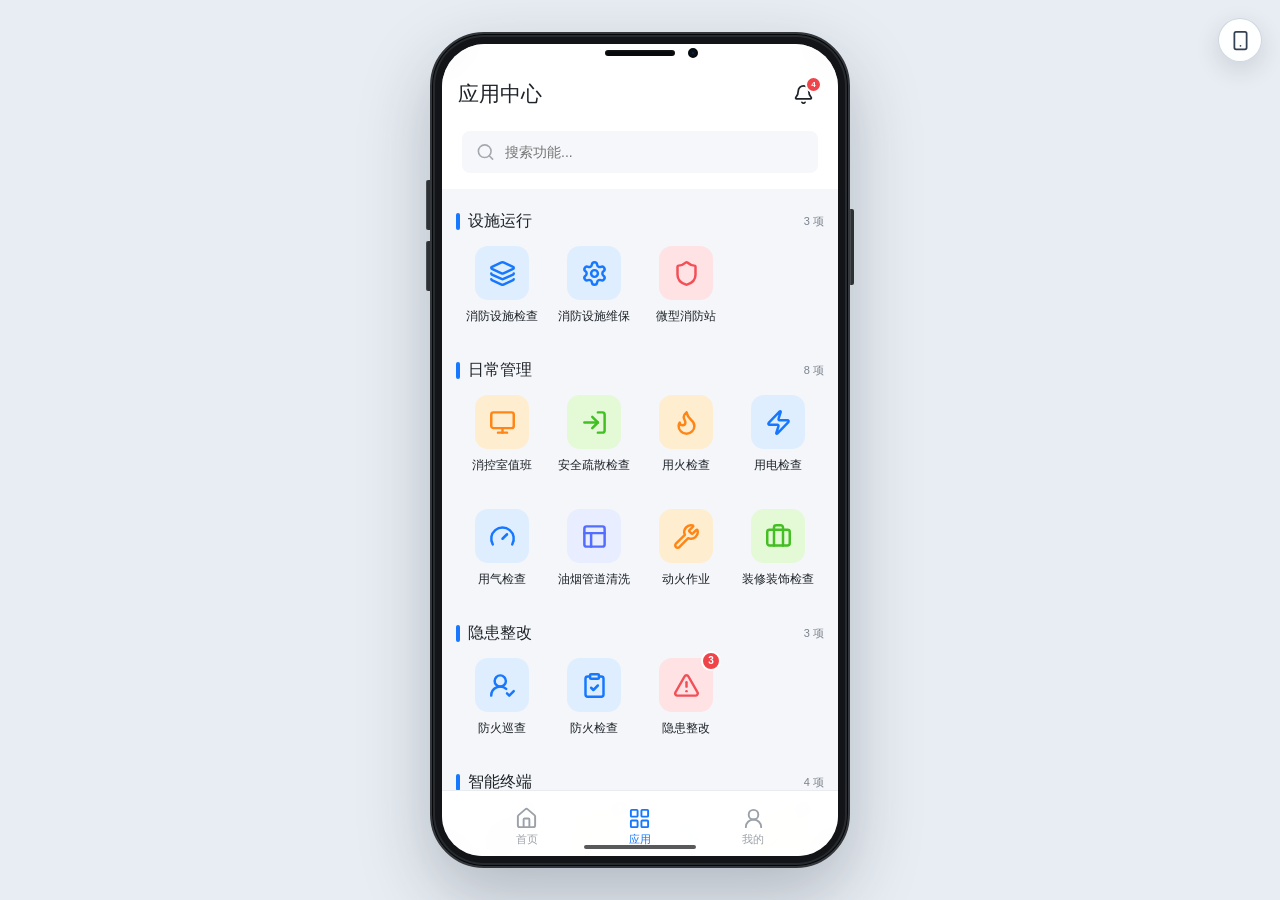
<file: app.html>
<!doctype html>
<html lang="zh-CN">
  <head>
    <meta charset="UTF-8" />
    <meta name="viewport" content="width=device-width, initial-scale=1, viewport-fit=cover" />
    <meta name="color-scheme" content="light" />
    <meta name="theme-color" content="#ffffff" />
    <title>消防安全机构端 App</title>
    <link rel="stylesheet" href="app.css?v=20260729-profile-center" />
  </head>
  <body class="device-shell-enabled">
    <aside class="preview-controls" aria-label="预览设置">
      <button class="preview-control-trigger" id="previewControlTrigger" type="button" aria-label="预览设置" aria-expanded="false" title="预览设置">
        <i data-lucide="smartphone"></i>
      </button>
      <div class="preview-control-menu" id="previewControlMenu" hidden>
        <div class="preview-control-heading"><strong>预览设置</strong><small>页面显示方式</small></div>
        <label class="preview-toggle"><span><i data-lucide="smartphone"></i><b>手机外壳</b></span><input id="deviceShellToggle" type="checkbox" checked /><i></i></label>
        <label class="preview-toggle"><span><i data-lucide="bell-ring"></i><b>新通知</b></span><input id="newNotificationToggle" type="checkbox" /><i></i></label>
        <label class="preview-person-field"><span><i data-lucide="users-round"></i><b>当前操作人员</b></span><select id="dutyPersonSelect" aria-label="选择值班演示人员"><option value="admin">Admin</option><option value="wang">王晨</option><option value="li">李明</option><option value="zhao">赵凯</option></select></label>
        <label class="preview-person-field preview-headcount-field"><span><i data-lucide="user-round-check"></i><b>班次定岗人数</b></span><select id="dutyHeadcountSelect" aria-label="选择班次定岗人数"><option value="1">1 人</option><option value="2" selected>2 人</option><option value="3">3 人</option></select></label>
        <label class="preview-person-field"><span><i data-lucide="clock-3"></i><b>值班时间场景</b></span><select id="dutyTimeModeSelect" aria-label="选择值班时间场景"><option value="on_duty">值班中</option><option value="handover_0600" selected>06:00 夜班转白班</option><option value="handover_1600">16:00 白班转夜班</option></select></label>
        <div class="preview-reset-actions">
          <button type="button" data-reset-state="fire"><i data-lucide="siren"></i><span>火警告警状态初始化</span></button>
          <button type="button" data-reset-state="warning"><i data-lucide="triangle-alert"></i><span>设备预警状态初始化</span></button>
          <button type="button" data-reset-state="fault"><i data-lucide="wrench"></i><span>设备故障状态初始化</span></button>
          <button type="button" data-reset-state="offduty"><i data-lucide="users-round"></i><span>脱岗监测状态初始化</span></button>
          <button type="button" data-reset-state="passage"><i data-lucide="traffic-cone"></i><span>消防通道监测状态初始化</span></button>
          <button type="button" data-reset-state="duty"><i data-lucide="monitor-check"></i><span>消控室值班状态初始化</span></button>
          <button type="button" data-reset-state="inspection-suite"><i data-lucide="clipboard-check"></i><span>巡检整改状态初始化</span></button>
          <button type="button" data-duty-scenario="unattended"><i data-lucide="user-round-x"></i><span>初始化为无人交班场景</span></button>
        </div>
      </div>
    </aside>

    <div class="device-stage">
      <div class="device-frame">
        <div class="device-hardware" aria-hidden="true"><span class="device-speaker"></span><span class="device-camera"></span><i class="device-button volume-up"></i><i class="device-button volume-down"></i><i class="device-button power"></i></div>
        <div class="mobile-shell" id="mobileApp">
          <header class="app-header" id="appHeader"></header>
          <main class="app-main" id="appMain"></main>
          <nav class="bottom-nav" id="bottomNav" aria-label="主导航">
            <button type="button" data-nav="home"><i data-lucide="house"></i><span>首页</span></button>
            <button type="button" data-nav="applications"><i data-lucide="layout-grid"></i><span>应用</span></button>
            <button type="button" data-nav="profile"><i data-lucide="user-round"></i><span>我的</span></button>
          </nav>
        </div>

        <aside class="push-banner" id="pushBanner" aria-live="polite" hidden>
          <button class="push-banner-open" id="pushBannerOpen" type="button"></button>
          <button class="push-banner-close" type="button" data-push-close aria-label="关闭通知"><i data-lucide="x"></i></button>
        </aside>

        <div class="sheet-layer" id="sheetLayer" hidden>
          <button class="sheet-backdrop" type="button" data-sheet-close aria-label="关闭弹层"></button>
          <section class="bottom-sheet" role="dialog" aria-modal="true" aria-labelledby="sheetTitle">
            <div class="sheet-grabber" aria-hidden="true"></div>
            <header class="sheet-header">
              <div><small id="sheetEyebrow"></small><h2 id="sheetTitle"></h2></div>
              <button class="icon-control" type="button" data-sheet-close aria-label="关闭"><i data-lucide="x"></i></button>
            </header>
            <form id="sheetForm">
              <div class="sheet-body" id="sheetBody"></div>
              <footer class="sheet-footer"><button class="primary-command" id="sheetSubmit" type="submit"></button></footer>
            </form>
          </section>
        </div>

        <div class="photo-lightbox" id="photoLightbox" hidden>
          <button type="button" aria-label="关闭图片" data-lightbox-close><i data-lucide="x"></i></button>
          <img id="lightboxImage" alt="现场照片预览" />
        </div>
        <div class="toast" id="appToast" role="status" aria-live="polite"></div>
        <span class="device-home-indicator" aria-hidden="true"></span>
      </div>
    </div>

    <script src="assets/vendor/lucide.min.js"></script>
    <script src="mobile-inspection.js?v=20260729-profile-center"></script>
    <script src="mobile-routine.js?v=20260729-profile-center"></script>
    <script src="mobile-app.js?v=20260729-profile-center"></script>
  </body>
</html>
</file>
<file: styles.css>
:root {
  --blue: #0754c8;
  --blue-strong: #0347ad;
  --blue-soft: #e9f1ff;
  --blue-pale: #f3f7ff;
  --ink: #172033;
  --muted: #6c778c;
  --muted-2: #8e98aa;
  --line: #dfe4ec;
  --line-strong: #ccd4e0;
  --workspace: #f2f5f9;
  --white: #ffffff;
  --danger: #d9363e;
  --danger-dark: #b9212a;
  --danger-soft: #fff0f1;
  --warning: #d97706;
  --warning-soft: #fff6e7;
  --success: #14805e;
  --success-soft: #eaf8f2;
  --purple: #7856c5;
  --cyan: #17839c;
  --sidebar-width: 200px;
  --topbar-height: 60px;
  --tabbar-height: 40px;
  font-family: Inter, "PingFang SC", "Microsoft YaHei", "Noto Sans CJK SC", sans-serif;
  color: var(--ink);
  background: var(--workspace);
  font-synthesis: none;
  text-rendering: optimizeLegibility;
}

* {
  box-sizing: border-box;
  letter-spacing: 0;
}

html,
body {
  margin: 0;
  min-width: 320px;
  min-height: 100%;
  background: var(--workspace);
}

body {
  font-size: 14px;
  overflow: hidden;
}

button,
input,
select,
textarea {
  font: inherit;
  letter-spacing: 0;
}

button,
select {
  cursor: pointer;
}

button:focus-visible,
input:focus-visible,
select:focus-visible,
textarea:focus-visible {
  outline: 2px solid rgba(7, 84, 200, 0.3);
  outline-offset: 2px;
}

button:disabled {
  cursor: not-allowed;
  opacity: 0.5;
}

svg {
  width: 18px;
  height: 18px;
  stroke-width: 1.8;
}

code,
kbd {
  font-family: "SFMono-Regular", Consolas, monospace;
}

[hidden] {
  display: none !important;
}

.app-shell {
  display: grid;
  grid-template-columns: var(--sidebar-width) minmax(0, 1fr);
  width: 100vw;
  height: 100vh;
  overflow: hidden;
}

.app-shell.sidebar-collapsed {
  --sidebar-width: 0px;
}

.app-shell.sidebar-collapsed .sidebar {
  visibility: hidden;
  overflow: hidden;
}

.sidebar {
  display: flex;
  flex-direction: column;
  min-height: 0;
  background: var(--white);
  border-right: 1px solid var(--line);
  z-index: 5;
}

.brand-block {
  height: var(--topbar-height);
  flex: 0 0 var(--topbar-height);
  display: flex;
  align-items: center;
  gap: 10px;
  padding: 0 12px 0 10px;
  border-bottom: 1px solid var(--line);
}

.brand-mark {
  width: 42px;
  height: 42px;
  display: grid;
  place-items: center;
  color: white;
  background: #1266cc;
  border: 4px solid #69aa2f;
  clip-path: polygon(50% 0%, 95% 22%, 95% 76%, 50% 100%, 5% 76%, 5% 22%);
  flex: 0 0 42px;
}

.brand-mark svg {
  width: 21px;
  height: 21px;
}

.brand-block strong {
  display: block;
  color: #06488f;
  font-size: 18px;
  line-height: 1.15;
  white-space: nowrap;
}

.brand-block span {
  display: block;
  margin-top: 3px;
  color: #315b8e;
  font-size: 12px;
  text-align: center;
  white-space: nowrap;
}

.nav-list {
  flex: 1;
  min-height: 0;
  padding: 15px 0 20px;
  overflow-y: auto;
  scrollbar-width: thin;
}

.nav-label {
  display: block;
  margin: 8px 16px 7px;
  color: #a2aabc;
  font-size: 11px;
  text-transform: uppercase;
}

.nav-label-spaced {
  margin-top: 22px;
}

.nav-item,
.nav-subitem {
  width: 100%;
  min-height: 46px;
  display: flex;
  align-items: center;
  gap: 10px;
  border: 0;
  border-left: 3px solid transparent;
  padding: 0 11px 0 10px;
  color: #6f7b90;
  background: transparent;
  text-align: left;
  transition: color 150ms ease, background 150ms ease;
}

.nav-item > svg:first-child {
  width: 17px;
  height: 17px;
  flex: 0 0 auto;
}

.nav-item > span {
  min-width: 0;
  flex: 1;
  overflow: hidden;
  text-overflow: ellipsis;
  white-space: nowrap;
}

.nav-item > svg:last-child {
  width: 14px;
  height: 14px;
}

.nav-item > b {
  min-width: 20px;
  height: 20px;
  display: grid;
  place-items: center;
  border-radius: 10px;
  color: white;
  background: var(--danger);
  font-size: 11px;
}

.nav-item:hover,
.nav-subitem:hover {
  color: var(--blue);
  background: #f5f8fd;
}

.nav-item.active {
  color: var(--blue);
  background: var(--blue-soft);
  border-left-color: var(--blue);
  font-weight: 600;
}

.nav-subitem {
  min-height: 40px;
  padding-left: 48px;
  font-size: 13px;
}

.nav-subitem.active {
  color: white;
  background: var(--blue);
  border-left-color: var(--blue);
  font-weight: 600;
}

.nav-sub-badge {
  min-width: 18px;
  height: 18px;
  display: grid;
  place-items: center;
  margin-left: auto;
  border-radius: 9px;
  padding: 0 5px;
  color: white;
  background: var(--danger);
  font-size: 9px;
  line-height: 1;
}

.nav-sub-badge.warning {
  background: var(--warning);
}

.nav-sub-badge.fault {
  background: #68768a;
}

.nav-subitem.active .nav-sub-badge {
  color: var(--blue);
  background: white;
}

.sidebar-status {
  flex: 0 0 auto;
  margin: 0 10px 12px;
  padding: 12px;
  border: 1px solid var(--line);
  border-radius: 4px;
  background: #f8fafc;
}

.status-heading,
.service-row,
.service-meta {
  display: flex;
  align-items: center;
}

.status-heading {
  justify-content: space-between;
  color: var(--muted);
  font-size: 12px;
}

.status-heading svg {
  width: 15px;
}

.service-row {
  gap: 8px;
  margin-top: 12px;
}

.pulse-dot,
.live-dot {
  width: 8px;
  height: 8px;
  border-radius: 50%;
  background: var(--success);
  box-shadow: 0 0 0 4px rgba(20, 128, 94, 0.12);
  flex: 0 0 auto;
}

.service-row strong,
.service-row small {
  display: block;
}

.service-row strong {
  font-size: 12px;
}

.service-row small {
  margin-top: 3px;
  color: var(--muted-2);
  font-size: 11px;
}

.service-meta {
  justify-content: space-between;
  margin-top: 11px;
  padding-top: 10px;
  border-top: 1px solid var(--line);
  color: var(--muted);
  font-size: 11px;
}

.service-meta strong {
  color: var(--ink);
}

.main-area {
  min-width: 0;
  height: 100vh;
  display: grid;
  grid-template-rows: var(--topbar-height) var(--tabbar-height) minmax(0, 1fr);
  overflow: hidden;
}

.topbar {
  min-width: 0;
  display: flex;
  align-items: center;
  justify-content: space-between;
  border-bottom: 1px solid var(--line);
  background: white;
  padding: 0 12px 0 18px;
  z-index: 4;
}

.module-nav {
  min-width: 0;
  height: 100%;
  display: flex;
  align-items: stretch;
}

.module-nav button {
  min-width: max-content;
  display: flex;
  align-items: center;
  gap: 7px;
  border: 0;
  border-bottom: 3px solid transparent;
  padding: 2px 18px 0;
  color: #273044;
  background: white;
  font-weight: 600;
  white-space: nowrap;
}

.module-nav button:hover {
  color: var(--blue);
  background: #f8faff;
}

.module-nav button.active {
  color: var(--blue);
  border-bottom-color: var(--blue);
}

.module-nav svg {
  width: 19px;
  height: 19px;
}

.topbar-actions,
.site-select,
.message-button,
.operator {
  display: flex;
  align-items: center;
}

.topbar-actions {
  flex: 0 0 auto;
  height: 100%;
  gap: 5px;
}

.site-select button,
.message-button {
  height: 38px;
  display: flex;
  align-items: center;
  gap: 6px;
  border: 0;
  color: var(--ink);
  background: transparent;
  white-space: nowrap;
}

.site-select button {
  font-weight: 600;
}

.site-select svg,
.operator > svg {
  width: 14px;
  height: 14px;
}

.message-button {
  color: #556076;
  font-size: 12px;
}

.message-button svg {
  width: 16px;
}

.message-button b {
  min-width: 16px;
  height: 16px;
  display: grid;
  place-items: center;
  border-radius: 8px;
  color: white;
  background: var(--danger);
  font-size: 10px;
}

.global-search,
.filter-search {
  display: flex;
  align-items: center;
  gap: 8px;
  border: 1px solid var(--line-strong);
  background: white;
}

.global-search {
  width: 300px;
  height: 36px;
  padding: 0 9px;
  border-radius: 4px;
}

.global-search svg,
.filter-search svg {
  width: 16px;
  color: var(--muted-2);
}

.global-search input,
.filter-search input {
  min-width: 0;
  flex: 1;
  border: 0;
  outline: 0;
  color: var(--ink);
  background: transparent;
}

.global-search kbd {
  border: 1px solid var(--line);
  border-radius: 3px;
  padding: 1px 4px;
  color: var(--muted-2);
  background: #f7f8fa;
  font-size: 10px;
}

.icon-button {
  position: relative;
  width: 36px;
  height: 36px;
  display: grid;
  place-items: center;
  flex: 0 0 36px;
  border: 1px solid transparent;
  border-radius: 4px;
  color: #68748a;
  background: transparent;
}

.icon-button:hover {
  color: var(--blue);
  border-color: var(--line);
  background: #f6f8fb;
}

.icon-button.compact {
  width: 30px;
  height: 30px;
  flex-basis: 30px;
}

.icon-button.compact svg {
  width: 16px;
  height: 16px;
}

.icon-button.spinning svg {
  animation: spin 700ms linear;
}

.notify-dot {
  position: absolute;
  top: 7px;
  right: 7px;
  width: 6px;
  height: 6px;
  border: 1px solid white;
  border-radius: 50%;
  background: var(--danger);
}

.operator {
  height: 40px;
  gap: 8px;
  margin-left: 5px;
  padding-left: 10px;
  border-left: 1px solid var(--line);
}

.operator > span,
.avatar {
  width: 30px;
  height: 30px;
  display: grid;
  place-items: center;
  border-radius: 50%;
  color: var(--blue);
  background: var(--blue-soft);
  font-size: 12px;
  font-weight: 700;
}

.operator strong,
.operator small {
  display: block;
}

.operator strong {
  font-size: 12px;
}

.operator small {
  margin-top: 2px;
  color: var(--muted-2);
  font-size: 10px;
}

.workspace-tabs {
  display: flex;
  align-items: center;
  border-bottom: 1px solid var(--line);
  background: #f6f8fc;
  overflow: hidden;
}

.tab-collapse,
.tab-tools,
.active-tab button {
  border: 0;
  background: transparent;
}

.tab-collapse,
.tab-tools {
  width: 40px;
  height: 30px;
  display: grid;
  place-items: center;
  margin: 0 6px;
  border-radius: 4px;
  color: #8490a5;
  background: #e8edf5;
}

.tab-collapse svg,
.tab-tools svg {
  width: 16px;
}

.active-tab {
  align-self: stretch;
  display: flex;
  align-items: center;
  gap: 7px;
  padding: 0 8px 0 12px;
  color: var(--blue);
  background: var(--blue-soft);
  border-bottom: 2px solid var(--blue);
  font-weight: 600;
}

.active-tab > svg {
  width: 15px;
}

.active-tab button {
  width: 24px;
  height: 24px;
  display: grid;
  place-items: center;
  color: #77839a;
}

.active-tab button svg {
  width: 13px;
}

.tab-spacer {
  flex: 1;
}

.view-container {
  min-height: 0;
  overflow: auto;
  padding: 14px;
  background: var(--workspace);
}

.app-view {
  min-height: 100%;
  border-radius: 5px;
  padding: 20px;
  background: white;
  box-shadow: 0 1px 2px rgba(22, 33, 55, 0.04);
}

.page-heading,
.page-actions,
.eyebrow,
.critical-strip,
.critical-copy > div,
.metric-item > div,
.section-toolbar,
.segmented-control,
.evidence-toolbar,
.camera-title,
.view-switch,
.evidence-caption,
.detail-heading,
.response-owner,
.monitor-body,
.monitor-card footer,
.legend,
.health-list > div {
  display: flex;
  align-items: center;
}

.page-heading {
  justify-content: space-between;
  gap: 20px;
  min-height: 48px;
  margin-bottom: 16px;
}

.eyebrow {
  gap: 8px;
  margin-bottom: 5px;
  color: var(--muted);
  font-size: 11px;
}

.eyebrow > span + span::before {
  content: "";
  width: 3px;
  height: 3px;
  display: inline-block;
  margin: 0 7px 2px 0;
  border-radius: 50%;
  background: #a7afbd;
}

.demo-badge,
.connection-badge {
  display: inline-flex;
  align-items: center;
  gap: 5px;
  border: 1px solid #adc8f0;
  border-radius: 3px;
  padding: 2px 6px;
  color: var(--blue);
  background: var(--blue-pale);
  font-size: 10px;
}

.page-heading h1 {
  margin: 0;
  font-size: 22px;
  line-height: 1.2;
}

.page-actions {
  gap: 10px;
}

.updated-at {
  color: var(--muted-2);
  font-size: 11px;
}

.updated-at b {
  color: #556176;
}

.secondary-button,
.primary-button,
.danger-button,
.primary-action,
.text-button {
  display: inline-flex;
  align-items: center;
  justify-content: center;
  gap: 7px;
  min-height: 36px;
  border-radius: 4px;
  padding: 0 14px;
  font-weight: 600;
  white-space: nowrap;
}

.secondary-button {
  border: 1px solid var(--blue);
  color: var(--blue);
  background: white;
}

.secondary-button:hover {
  background: var(--blue-pale);
}

.primary-button,
.primary-action {
  border: 1px solid var(--blue);
  color: white;
  background: var(--blue);
}

.primary-button:hover,
.primary-action:hover {
  background: var(--blue-strong);
}

.danger-button {
  border: 1px solid var(--danger);
  color: white;
  background: var(--danger);
}

.danger-button:hover {
  background: var(--danger-dark);
}

.text-button {
  min-height: 30px;
  border: 0;
  padding: 0;
  color: var(--blue);
  background: transparent;
}

.secondary-button svg,
.primary-button svg,
.text-button svg,
.primary-action svg {
  width: 15px;
  height: 15px;
}

.critical-strip {
  position: relative;
  min-height: 70px;
  gap: 14px;
  margin-bottom: 14px;
  border: 1px solid #f0b7ba;
  border-left: 4px solid var(--danger);
  border-radius: 4px;
  padding: 10px 12px;
  background: var(--danger-soft);
  overflow: hidden;
}

.critical-icon {
  width: 42px;
  height: 42px;
  display: grid;
  place-items: center;
  border-radius: 50%;
  color: white;
  background: var(--danger);
  flex: 0 0 42px;
}

.critical-icon svg {
  width: 22px;
  height: 22px;
}

.critical-copy {
  min-width: 0;
  flex: 1;
}

.critical-copy > div {
  gap: 9px;
}

.critical-copy span {
  border-radius: 3px;
  padding: 2px 6px;
  color: white;
  background: var(--danger);
  font-size: 10px;
  font-weight: 700;
}

.critical-copy strong {
  min-width: 0;
  overflow: hidden;
  text-overflow: ellipsis;
  white-space: nowrap;
  font-size: 14px;
}

.critical-copy p {
  margin: 6px 0 0;
  color: #7e4e52;
  font-size: 12px;
}

.critical-duration {
  min-width: 88px;
  padding: 0 14px;
  border-left: 1px solid #efc8ca;
  text-align: center;
}

.critical-duration small,
.critical-duration strong {
  display: block;
}

.critical-duration small {
  color: #956b6e;
  font-size: 10px;
}

.critical-duration strong {
  margin-top: 4px;
  color: var(--danger-dark);
  font-family: "SFMono-Regular", Consolas, monospace;
  font-size: 16px;
}

.metric-band {
  display: grid;
  grid-template-columns: repeat(5, minmax(0, 1fr));
  margin-bottom: 14px;
  border: 1px solid var(--line);
  border-radius: 4px;
  background: white;
}

.metric-item {
  min-width: 0;
  padding: 13px 17px;
  border-right: 1px solid var(--line);
}

.metric-item:last-child {
  border-right: 0;
}

.metric-item > div {
  justify-content: space-between;
  color: var(--muted);
  font-size: 11px;
}

.metric-item > div svg {
  width: 17px;
  height: 17px;
  color: #8290a6;
}

.metric-item > strong {
  display: block;
  margin: 5px 0 2px;
  font-size: 24px;
  line-height: 1;
}

.metric-item > strong em {
  margin-left: 2px;
  font-size: 13px;
  font-style: normal;
}

.metric-item > small {
  color: var(--muted-2);
  font-size: 10px;
}

.metric-item > small b {
  color: var(--ink);
}

.metric-danger > strong,
.metric-danger > div svg,
.metric-danger > small b {
  color: var(--danger);
}

.operations-section,
.monitoring-section,
.trend-panel,
.health-panel,
.pipeline-section,
.listener-panel,
.callback-panel,
.mapping-section {
  border: 1px solid var(--line);
  border-radius: 4px;
  background: white;
}

.operations-section,
.monitoring-section {
  margin-bottom: 14px;
}

.section-toolbar {
  min-height: 50px;
  justify-content: space-between;
  gap: 16px;
  padding: 0 14px;
  border-bottom: 1px solid var(--line);
}

.section-toolbar h2 {
  display: inline;
  margin: 0;
  font-size: 15px;
}

.section-subtitle {
  margin-left: 10px;
  color: var(--muted-2);
  font-size: 11px;
}

.compact-toolbar {
  min-height: 47px;
}

.segmented-control {
  gap: 0;
  min-height: 30px;
  border: 1px solid var(--line-strong);
  border-radius: 4px;
  overflow: hidden;
}

.segmented-control button {
  min-height: 30px;
  border: 0;
  border-right: 1px solid var(--line-strong);
  padding: 0 12px;
  color: var(--muted);
  background: white;
  font-size: 12px;
}

.segmented-control button:last-child {
  border-right: 0;
}

.segmented-control button.active {
  color: white;
  background: var(--blue);
}

.segmented-control button b {
  margin-left: 2px;
}

.event-workbench {
  display: grid;
  grid-template-columns: minmax(265px, 310px) minmax(400px, 1fr) minmax(240px, 275px);
  min-height: 510px;
}

.alert-queue {
  border-right: 1px solid var(--line);
  background: #fbfcfe;
}

.alert-item {
  position: relative;
  width: 100%;
  min-height: 104px;
  display: block;
  border: 0;
  border-bottom: 1px solid var(--line);
  border-left: 3px solid transparent;
  padding: 13px 13px 12px;
  color: var(--ink);
  background: transparent;
  text-align: left;
}

.alert-item:hover {
  background: #f3f6fb;
}

.alert-item.active {
  border-left-color: var(--blue);
  background: var(--blue-pale);
}

.alert-item-top,
.alert-item-meta,
.alert-item-footer {
  display: flex;
  align-items: center;
}

.alert-item-top {
  justify-content: space-between;
  margin-bottom: 7px;
}

.severity-label,
.state-label,
.monitor-chip,
.status-pill,
.protocol-chip,
.live-indicator {
  display: inline-flex;
  align-items: center;
  justify-content: center;
  border-radius: 3px;
  font-size: 10px;
  font-weight: 700;
}

.severity-label {
  min-height: 20px;
  padding: 0 6px;
}

.severity-label.level-one {
  color: var(--danger);
  background: var(--danger-soft);
  border: 1px solid #efbfc2;
}

.severity-label.level-two {
  color: var(--warning);
  background: var(--warning-soft);
  border: 1px solid #efd2a3;
}

.severity-label.level-three {
  color: var(--blue);
  background: var(--blue-pale);
  border: 1px solid #c2d5f3;
}

.alert-item-time {
  color: var(--muted-2);
  font-family: "SFMono-Regular", Consolas, monospace;
  font-size: 10px;
}

.alert-item strong {
  display: block;
  margin-bottom: 7px;
  font-size: 13px;
}

.alert-item-meta {
  gap: 5px;
  color: var(--muted);
  font-size: 11px;
}

.alert-item-meta svg {
  width: 13px;
  height: 13px;
}

.alert-item-footer {
  justify-content: space-between;
  margin-top: 9px;
  color: var(--muted-2);
  font-size: 10px;
}

.alert-item-footer code {
  color: #53627b;
}

.evidence-panel {
  min-width: 0;
  display: flex;
  flex-direction: column;
  border-right: 1px solid var(--line);
}

.evidence-toolbar {
  min-height: 46px;
  gap: 8px;
  padding: 0 10px 0 13px;
  border-bottom: 1px solid var(--line);
}

.camera-title {
  min-width: 0;
  flex: 1;
  gap: 9px;
}

.camera-title strong {
  overflow: hidden;
  text-overflow: ellipsis;
  white-space: nowrap;
  font-size: 12px;
}

.view-switch {
  height: 28px;
  border: 1px solid #526176;
  border-radius: 4px;
  overflow: hidden;
}

.view-switch button {
  height: 100%;
  border: 0;
  padding: 0 9px;
  color: #bfc9d6;
  background: #263243;
  font-size: 10px;
}

.view-switch button.active {
  color: white;
  background: var(--blue);
}

.focus-canvas-wrap {
  position: relative;
  min-height: 0;
  flex: 1;
  background: #161b24;
  overflow: hidden;
}

.focus-canvas-wrap canvas {
  width: 100%;
  height: 100%;
  min-height: 390px;
  display: block;
  object-fit: cover;
}

.canvas-hud {
  position: absolute;
  z-index: 2;
  display: flex;
  gap: 9px;
  border-radius: 2px;
  padding: 4px 6px;
  color: white;
  background: rgba(12, 17, 25, 0.67);
  font-family: "SFMono-Regular", Consolas, monospace;
  font-size: 9px;
}

.canvas-hud.top-left {
  top: 10px;
  left: 10px;
}

.canvas-hud.bottom-right {
  right: 10px;
  bottom: 10px;
}

.temperature-scale {
  position: absolute;
  top: 52px;
  right: 10px;
  display: flex;
  flex-direction: column;
  align-items: center;
  gap: 3px;
  color: white;
  font-size: 8px;
  text-shadow: 0 1px 2px #000;
}

.temperature-scale i {
  width: 7px;
  height: 115px;
  border: 1px solid rgba(255, 255, 255, 0.6);
  background: linear-gradient(to bottom, #fff868 0%, #ff3b20 28%, #a319a7 52%, #2336bf 74%, #071021 100%);
}

.evidence-caption {
  min-height: 42px;
  justify-content: space-between;
  gap: 10px;
  padding: 0 12px;
  border-top: 1px solid var(--line);
  color: var(--muted);
  font-size: 10px;
}

.evidence-caption > div {
  min-width: 0;
  display: flex;
  align-items: center;
  gap: 7px;
}

.evidence-caption svg {
  width: 14px;
  color: var(--blue);
}

.evidence-caption span {
  overflow: hidden;
  text-overflow: ellipsis;
  white-space: nowrap;
}

.evidence-caption button {
  border: 0;
  color: var(--blue);
  background: transparent;
  white-space: nowrap;
  font-size: 10px;
}

.event-detail {
  min-width: 0;
  padding: 14px;
  background: white;
}

.detail-heading {
  justify-content: space-between;
}

.detail-heading > div {
  display: flex;
  gap: 6px;
}

.state-label {
  min-height: 20px;
  padding: 0 6px;
  color: var(--blue);
  background: var(--blue-pale);
  border: 1px solid #c7d9f3;
}

.event-detail h3 {
  margin: 15px 0 5px;
  font-size: 17px;
}

.detail-code {
  margin: 0 0 14px;
  color: var(--muted-2);
  font-family: "SFMono-Regular", Consolas, monospace;
  font-size: 10px;
}

.detail-list {
  margin: 0;
}

.detail-list > div {
  display: grid;
  grid-template-columns: 82px minmax(0, 1fr);
  gap: 8px;
  padding: 8px 0;
  border-bottom: 1px dashed #e3e7ee;
  font-size: 11px;
}

.detail-list dt {
  color: var(--muted-2);
}

.detail-list dd {
  min-width: 0;
  margin: 0;
  overflow-wrap: anywhere;
  text-align: right;
}

.detail-list code {
  color: var(--blue);
  font-size: 10px;
}

.temperature-reading {
  margin-top: 13px;
  border: 1px solid #f0b8bb;
  border-radius: 4px;
  padding: 10px;
  background: var(--danger-soft);
}

.temperature-reading > div {
  display: flex;
  align-items: flex-end;
  justify-content: space-between;
}

.temperature-reading > div + div {
  margin-top: 8px;
  padding-top: 8px;
  border-top: 1px solid #efc8ca;
}

.temperature-reading span {
  color: #996b6e;
  font-size: 10px;
}

.temperature-reading strong {
  color: var(--danger-dark);
  font-size: 23px;
}

.temperature-reading strong em {
  margin-left: 2px;
  font-size: 11px;
  font-style: normal;
}

.temperature-reading b {
  color: #8d555a;
  font-size: 12px;
}

.response-owner {
  justify-content: space-between;
  margin: 14px 0;
  color: var(--muted);
  font-size: 10px;
}

.response-owner > div {
  display: flex;
  align-items: center;
  gap: 6px;
  color: var(--ink);
}

.response-owner .avatar {
  width: 24px;
  height: 24px;
  color: var(--warning);
  background: var(--warning-soft);
  font-size: 10px;
}

.primary-action {
  width: 100%;
}

@keyframes spin {
  to { transform: rotate(360deg); }
}

.monitor-grid {
  display: grid;
  grid-template-columns: repeat(3, minmax(0, 1fr));
  gap: 12px;
  padding: 12px;
}

.monitor-card {
  min-width: 0;
  border: 1px solid var(--line);
  border-radius: 4px;
  background: white;
  overflow: hidden;
  cursor: pointer;
  transition: border-color 150ms ease, box-shadow 150ms ease;
}

.monitor-card:hover {
  border-color: #9ebce7;
  box-shadow: 0 3px 10px rgba(29, 59, 104, 0.08);
}

.monitor-visual {
  position: relative;
  aspect-ratio: 16 / 8.4;
  background: #17202b;
  overflow: hidden;
}

.monitor-visual canvas {
  width: 100%;
  height: 100%;
  display: block;
}

.monitor-chip,
.monitor-time {
  position: absolute;
  top: 9px;
  z-index: 2;
}

.monitor-chip {
  left: 9px;
  min-height: 20px;
  padding: 0 7px;
  color: white;
}

.monitor-chip.danger {
  background: var(--danger);
}

.monitor-chip.warning {
  background: var(--warning);
}

.monitor-time {
  right: 9px;
  border-radius: 2px;
  padding: 3px 5px;
  color: white;
  background: rgba(10, 15, 22, 0.66);
  font-family: "SFMono-Regular", Consolas, monospace;
  font-size: 9px;
}

.monitor-body {
  justify-content: space-between;
  gap: 12px;
  padding: 11px 12px 9px;
}

.monitor-body strong,
.monitor-body span,
.mini-stat b {
  display: block;
}

.monitor-body strong {
  margin-bottom: 4px;
  font-size: 13px;
}

.monitor-body span {
  color: var(--muted);
  font-size: 10px;
}

.mini-stat {
  flex: 0 0 auto;
  padding-left: 12px;
  border-left: 1px solid var(--line);
  text-align: right;
}

.mini-stat b {
  margin-top: 4px;
  color: var(--warning);
  font-family: "SFMono-Regular", Consolas, monospace;
  font-size: 13px;
}

.mini-stat.hot b {
  color: var(--danger);
}

.monitor-card footer {
  justify-content: space-between;
  gap: 8px;
  min-height: 34px;
  padding: 0 12px;
  border-top: 1px solid var(--line);
  background: #fafbfd;
  color: var(--muted);
  font-size: 9px;
}

.monitor-card footer span {
  display: flex;
  align-items: center;
  gap: 5px;
}

.monitor-card footer span i {
  width: 6px;
  height: 6px;
  border-radius: 50%;
  background: var(--success);
}

.monitor-card footer code {
  min-width: 0;
  overflow: hidden;
  color: #5c6b83;
  text-overflow: ellipsis;
  white-space: nowrap;
}

.analysis-grid {
  display: grid;
  grid-template-columns: minmax(0, 1.7fr) minmax(310px, 0.75fr);
  gap: 14px;
}

.legend {
  gap: 12px;
  color: var(--muted);
  font-size: 9px;
}

.legend span {
  display: flex;
  align-items: center;
  gap: 5px;
}

.legend i {
  width: 7px;
  height: 7px;
  border-radius: 50%;
}

.legend-offduty { background: var(--purple); }
.legend-passage { background: var(--warning); }
.legend-flame { background: var(--danger); }

.trend-panel canvas {
  width: 100%;
  height: 210px;
  display: block;
  padding: 8px 14px 10px;
}

.health-list {
  padding: 0 13px;
}

.health-list > div {
  min-height: 63px;
  gap: 10px;
  border-bottom: 1px solid var(--line);
}

.health-list > div:last-child {
  border-bottom: 0;
}

.health-icon,
.type-icon,
.summary-icon,
.device-total-icon {
  display: grid;
  place-items: center;
  flex: 0 0 auto;
  border-radius: 4px;
}

.health-icon {
  width: 32px;
  height: 32px;
}

.health-icon svg {
  width: 16px;
}

.health-icon.warning {
  color: var(--warning);
  background: var(--warning-soft);
}

.health-icon.ok {
  color: var(--success);
  background: var(--success-soft);
}

.health-list p {
  min-width: 0;
  flex: 1;
  margin: 0;
}

.health-list strong,
.health-list small {
  display: block;
}

.health-list strong {
  margin-bottom: 4px;
  overflow: hidden;
  text-overflow: ellipsis;
  white-space: nowrap;
  font-size: 11px;
}

.health-list small {
  color: var(--muted-2);
  font-size: 9px;
}

.health-list > div > b {
  color: var(--muted);
  font-size: 11px;
}

.alert-summary-band,
.device-overview {
  display: grid;
  margin-bottom: 14px;
  border: 1px solid var(--line);
  border-radius: 4px;
  background: white;
}

.alert-summary-band {
  grid-template-columns: repeat(4, minmax(0, 1fr));
}

.alert-summary-band > div,
.device-overview > div {
  min-width: 0;
  padding: 15px 20px;
  border-right: 1px solid var(--line);
}

.alert-summary-band > div:last-child,
.device-overview > div:last-child {
  border-right: 0;
}

.alert-summary-band span,
.alert-summary-band strong,
.alert-summary-band small,
.device-overview span,
.device-overview strong,
.device-overview small {
  display: block;
}

.alert-summary-band span,
.device-overview span {
  color: var(--muted);
  font-size: 11px;
}

.alert-summary-band strong,
.device-overview strong {
  margin: 5px 0 3px;
  font-size: 23px;
}

.alert-summary-band small,
.device-overview small {
  color: var(--muted-2);
  font-size: 10px;
}

.filter-bar {
  min-height: 66px;
  display: flex;
  align-items: center;
  gap: 10px;
  margin-bottom: 12px;
  border: 1px solid var(--line);
  border-radius: 4px;
  padding: 0 14px;
  background: white;
}

.filter-search {
  width: 270px;
  height: 36px;
  padding: 0 10px;
  border-radius: 4px;
}

.filter-search.wide {
  width: 320px;
}

.filter-bar select,
.handle-modal select {
  height: 36px;
  border: 1px solid var(--line-strong);
  border-radius: 4px;
  padding: 0 30px 0 10px;
  color: #536077;
  background: white;
}

.data-table-wrap {
  border: 1px solid var(--line);
  border-radius: 4px;
  background: white;
  overflow: hidden;
}

.data-table-wrap.flush {
  border: 0;
  border-radius: 0;
}

.data-table {
  width: 100%;
  border-collapse: collapse;
  table-layout: fixed;
}

.data-table th,
.data-table td {
  border-bottom: 1px solid var(--line);
  padding: 11px 12px;
  text-align: left;
  vertical-align: middle;
  overflow-wrap: anywhere;
}

.data-table th {
  height: 43px;
  color: #3e4b61;
  background: #eef3fb;
  font-size: 11px;
  font-weight: 700;
}

.data-table td {
  color: #4f5b70;
  font-size: 11px;
}

.data-table tbody tr:hover {
  background: #f8faff;
}

.data-table tbody tr:last-child td {
  border-bottom: 0;
}

.alert-table th:nth-child(1) { width: 65px; }
.alert-table th:nth-child(2) { width: 190px; }
.alert-table th:nth-child(3) { width: 190px; }
.alert-table th:nth-child(4) { width: 150px; }
.alert-table th:nth-child(5) { width: 150px; }
.alert-table th:nth-child(6) { width: 80px; }
.alert-table th:nth-child(7) { width: 80px; }
.alert-table th:nth-child(8) { width: 90px; }
.alert-table th:nth-child(9) { width: 55px; }

.table-event {
  display: flex;
  align-items: center;
  gap: 9px;
}

.table-event .type-icon,
.device-name .type-icon {
  width: 30px;
  height: 30px;
}

.type-icon svg {
  width: 15px;
  height: 15px;
}

.type-icon.red { color: var(--danger); background: var(--danger-soft); }
.type-icon.amber { color: var(--warning); background: var(--warning-soft); }
.type-icon.purple { color: var(--purple); background: #f3effd; }
.type-icon.blue { color: var(--blue); background: var(--blue-soft); }
.type-icon.cyan { color: #087f8c; background: #eaf8f9; }

.table-event strong,
.table-event small,
.device-name strong,
.device-name small,
.point-cell strong,
.point-cell small,
.network-cell strong,
.network-cell small {
  display: block;
}

.table-event strong,
.device-name strong,
.point-cell strong,
.network-cell strong {
  color: var(--ink);
  font-size: 11px;
}

.table-event small,
.device-name small,
.point-cell small,
.network-cell small {
  margin-top: 3px;
  color: var(--muted-2);
  font-size: 9px;
}

.table-event-action {
  width: 28px;
  height: 28px;
  display: grid;
  place-items: center;
  border: 1px solid var(--line);
  border-radius: 3px;
  color: var(--blue);
  background: white;
}

.table-event-action svg {
  width: 14px;
}

.state-dot {
  display: inline-flex;
  align-items: center;
  gap: 5px;
  white-space: nowrap;
}

.state-dot::before {
  content: "";
  width: 6px;
  height: 6px;
  border-radius: 50%;
  background: var(--muted-2);
}

.state-dot.pending { color: var(--danger); }
.state-dot.pending::before { background: var(--danger); }
.state-dot.processing { color: var(--warning); }
.state-dot.processing::before { background: var(--warning); }
.state-dot.handled { color: var(--blue); }
.state-dot.handled::before { background: var(--blue); }
.state-dot.closed { color: var(--success); }
.state-dot.closed::before { background: var(--success); }

.table-empty {
  min-height: 290px;
  display: flex;
  flex-direction: column;
  align-items: center;
  justify-content: center;
  color: var(--muted-2);
}

.table-empty svg {
  width: 34px;
  height: 34px;
  margin-bottom: 10px;
}

.table-empty strong {
  color: var(--ink);
}

.table-empty span {
  margin-top: 5px;
  font-size: 11px;
}

.table-footer {
  min-height: 50px;
  display: flex;
  align-items: center;
  justify-content: space-between;
  gap: 14px;
  padding: 0 14px;
  border-top: 1px solid var(--line);
  color: var(--muted);
  font-size: 11px;
}

.pagination {
  display: flex;
  gap: 5px;
}

.pagination button {
  width: 30px;
  height: 30px;
  display: grid;
  place-items: center;
  border: 1px solid var(--line-strong);
  border-radius: 3px;
  color: var(--muted);
  background: white;
}

.pagination button.active {
  color: white;
  border-color: var(--blue);
  background: var(--blue);
}

.pagination svg {
  width: 14px;
}

.device-overview {
  grid-template-columns: 1.3fr repeat(4, minmax(0, 1fr));
}

.device-overview > div {
  display: flex;
  flex-direction: column;
  justify-content: center;
}

.device-overview .device-total {
  flex-direction: row;
  align-items: center;
  justify-content: flex-start;
  gap: 12px;
}

.device-total-icon {
  width: 42px;
  height: 42px;
  color: var(--blue);
  background: var(--blue-soft);
}

.device-total-icon svg {
  width: 20px;
}

.success-text { color: var(--success); }
.danger-text { color: var(--danger); }
.warning-text { color: var(--warning); }

.progress {
  width: 100%;
  height: 4px;
  margin-top: 7px;
  background: #edf0f5;
  overflow: hidden;
}

.progress i {
  height: 100%;
  display: block;
  background: var(--success);
}

.progress.danger i {
  background: var(--danger);
}

.device-tabs {
  margin-left: auto;
}

.device-name {
  display: flex;
  align-items: center;
  gap: 9px;
}

.device-table th:nth-child(1) { width: 220px; }
.device-table th:nth-child(2) { width: 170px; }
.device-table th:nth-child(3) { width: 140px; }
.device-table th:nth-child(4) { width: 235px; }
.device-table th:nth-child(5) { width: 130px; }
.device-table th:nth-child(6) { width: 85px; }
.device-table th:nth-child(7) { width: 100px; }
.device-table th:nth-child(8) { width: 55px; }

.capability-cell code,
.mapping-table code {
  display: block;
  color: var(--blue);
  font-size: 9px;
}

.capability-cell small,
.mapping-table small {
  display: block;
  margin-top: 4px;
  color: var(--muted-2);
  font-size: 9px;
}

.signal-bars {
  display: inline-flex;
  align-items: flex-end;
  gap: 2px;
  height: 12px;
  margin-right: 5px;
}

.signal-bars i {
  width: 3px;
  background: var(--success);
}

.signal-bars i:nth-child(1) { height: 4px; }
.signal-bars i:nth-child(2) { height: 7px; }
.signal-bars i:nth-child(3) { height: 10px; }
.signal-bars.weak i:nth-child(3) { background: #d8dde6; }
.signal-bars.offline i { background: #d8dde6; }

.status-pill {
  min-height: 22px;
  padding: 0 7px;
}

.status-pill.online {
  color: var(--success);
  border: 1px solid #b6dfd0;
  background: var(--success-soft);
}

.status-pill.offline {
  color: var(--danger);
  border: 1px solid #eebdc0;
  background: var(--danger-soft);
}

.status-pill.warning {
  color: var(--warning);
  border: 1px solid #efd3a5;
  background: var(--warning-soft);
}

.status-pill.alarm {
  color: var(--danger);
  border: 1px solid #eebdc0;
  background: var(--danger-soft);
}

.terminal-overview {
  display: grid;
  grid-template-columns: 1.3fr repeat(4, minmax(0, 1fr));
  margin-bottom: 14px;
  border: 1px solid var(--line);
  border-radius: 4px;
  background: white;
}

.terminal-overview > div {
  min-width: 0;
  min-height: 88px;
  display: flex;
  flex-direction: column;
  justify-content: center;
  padding: 14px 18px;
  border-right: 1px solid var(--line);
}

.terminal-overview > div:last-child {
  border-right: 0;
}

.terminal-overview .terminal-total {
  flex-direction: row;
  align-items: center;
  justify-content: flex-start;
  gap: 12px;
}

.terminal-overview span,
.terminal-overview strong,
.terminal-overview small {
  display: block;
}

.terminal-overview span {
  color: var(--muted);
  font-size: 11px;
}

.terminal-overview strong {
  margin: 5px 0 3px;
  font-size: 23px;
}

.terminal-overview small {
  color: var(--muted-2);
  font-size: 10px;
}

.terminal-types-section {
  margin-bottom: 14px;
  border: 1px solid var(--line);
  border-radius: 4px;
  background: white;
}

.terminal-types-section .text-button.active {
  color: var(--blue);
  font-weight: 700;
}

.terminal-type-grid {
  display: grid;
  grid-template-columns: repeat(4, minmax(0, 1fr));
  gap: 10px;
  padding: 12px;
}

.terminal-type-card {
  position: relative;
  min-width: 0;
  min-height: 72px;
  display: grid;
  grid-template-columns: 36px minmax(0, 1fr) auto;
  align-items: center;
  gap: 9px;
  border: 1px solid var(--line);
  border-radius: 4px;
  padding: 9px 10px;
  color: var(--ink);
  background: white;
  text-align: left;
  transition: border-color 150ms ease, background 150ms ease, box-shadow 150ms ease;
}

.terminal-type-card:hover {
  border-color: #9dbbe7;
  background: #f8faff;
}

.terminal-type-card.active {
  border-color: var(--blue);
  background: var(--blue-pale);
  box-shadow: inset 0 -2px var(--blue);
}

.terminal-type-card.camera-type::before {
  content: "";
  position: absolute;
  top: 8px;
  right: 8px;
  width: 5px;
  height: 5px;
  border-radius: 50%;
  background: var(--danger);
}

.terminal-type-icon {
  width: 36px;
  height: 36px;
  display: grid;
  place-items: center;
  border-radius: 4px;
}

.terminal-type-icon svg {
  width: 18px;
  height: 18px;
}

.terminal-type-icon.blue { color: var(--blue); background: var(--blue-soft); }
.terminal-type-icon.cyan { color: var(--cyan); background: #e9f8fb; }
.terminal-type-icon.amber { color: var(--warning); background: var(--warning-soft); }
.terminal-type-icon.purple { color: var(--purple); background: #f3effd; }
.terminal-type-icon.red { color: var(--danger); background: var(--danger-soft); }

.terminal-type-card > div {
  min-width: 0;
}

.terminal-type-card strong,
.terminal-type-card small {
  display: block;
  overflow: hidden;
  text-overflow: ellipsis;
  white-space: nowrap;
}

.terminal-type-card strong {
  margin-bottom: 5px;
  font-size: 11px;
}

.terminal-type-card small {
  color: var(--muted-2);
  font-size: 9px;
}

.terminal-type-card .status-pill {
  align-self: end;
  min-height: 19px;
  padding-inline: 5px;
  font-size: 9px;
}

.terminal-filter-bar {
  margin-top: 0;
}

.terminal-table th:nth-child(1) { width: 220px; }
.terminal-table th:nth-child(2) { width: 175px; }
.terminal-table th:nth-child(3) { width: 190px; }
.terminal-table th:nth-child(4) { width: 210px; }
.terminal-table th:nth-child(5) { width: 120px; }
.terminal-table th:nth-child(6) { width: 90px; }
.terminal-table th:nth-child(7) { width: 130px; }
.terminal-table th:nth-child(8) { width: 55px; }

.terminal-device,
.terminal-reading,
.terminal-comms {
  display: flex;
  align-items: center;
  gap: 9px;
}

.terminal-device > div,
.terminal-reading > div,
.terminal-comms > div {
  min-width: 0;
}

.terminal-device strong,
.terminal-device small,
.terminal-reading strong,
.terminal-reading small,
.terminal-comms strong,
.terminal-comms small {
  display: block;
}

.terminal-device strong,
.terminal-reading strong,
.terminal-comms strong {
  overflow: hidden;
  color: var(--ink);
  font-size: 11px;
  text-overflow: ellipsis;
  white-space: nowrap;
}

.terminal-device small,
.terminal-reading small,
.terminal-comms small {
  margin-top: 3px;
  color: var(--muted-2);
  font-size: 9px;
}

.terminal-reading .reading-icon {
  width: 26px;
  height: 26px;
  display: grid;
  place-items: center;
  flex: 0 0 26px;
  border-radius: 50%;
  color: var(--success);
  background: var(--success-soft);
}

.terminal-reading .reading-icon svg {
  width: 13px;
  height: 13px;
}

.terminal-reading.alarm .reading-icon { color: var(--danger); background: var(--danger-soft); }
.terminal-reading.warning .reading-icon { color: var(--warning); background: var(--warning-soft); }
.terminal-reading.offline .reading-icon { color: var(--muted); background: #eef1f5; }

.terminal-reading.alarm strong { color: var(--danger); }
.terminal-reading.warning strong { color: var(--warning); }
.terminal-reading.offline strong { color: var(--muted); }

.terminal-legend {
  display: flex;
  align-items: center;
  gap: 13px;
}

.terminal-legend span {
  display: inline-flex;
  align-items: center;
  gap: 5px;
}

.terminal-legend i {
  width: 6px;
  height: 6px;
  border-radius: 50%;
}

.terminal-legend i.normal { background: var(--success); }
.terminal-legend i.warning { background: var(--warning); }
.terminal-legend i.alarm { background: var(--danger); }
.terminal-legend i.offline { background: var(--muted-2); }

.terminal-detail-view {
  padding-bottom: 24px;
}

.terminal-detail-heading {
  align-items: center;
}

.terminal-detail-title {
  display: flex;
  min-width: 0;
  align-items: center;
  gap: 12px;
}

.terminal-detail-title > div {
  min-width: 0;
}

.terminal-detail-title h1 {
  overflow: hidden;
  text-overflow: ellipsis;
  white-space: nowrap;
}

.terminal-detail-overview {
  display: grid;
  min-height: 112px;
  margin-bottom: 14px;
  border: 1px solid var(--line);
  border-top: 3px solid var(--success);
  border-radius: 4px;
  grid-template-columns: minmax(285px, 1.35fr) minmax(230px, 1fr) minmax(140px, .65fr) minmax(230px, 1fr);
  background: #fff;
}

.terminal-detail-overview.warning { border-top-color: var(--warning); }
.terminal-detail-overview.alarm { border-top-color: var(--danger); }
.terminal-detail-overview.offline { border-top-color: var(--muted-2); }

.terminal-detail-overview > div {
  display: flex;
  min-width: 0;
  padding: 17px 18px;
  border-right: 1px solid var(--line);
  justify-content: center;
  flex-direction: column;
}

.terminal-detail-overview > div:last-child {
  border-right: 0;
}

.terminal-detail-overview > div > span,
.terminal-detail-overview > div > strong,
.terminal-detail-overview > div > small {
  display: block;
}

.terminal-detail-overview > div > span {
  color: var(--muted);
  font-size: 10px;
}

.terminal-detail-overview > div > strong {
  margin-top: 7px;
  overflow: hidden;
  font-size: 16px;
  text-overflow: ellipsis;
  white-space: nowrap;
}

.terminal-detail-overview > div > small {
  margin-top: 6px;
  overflow: hidden;
  color: var(--muted-2);
  font-size: 9px;
  line-height: 15px;
  text-overflow: ellipsis;
  white-space: nowrap;
}

.terminal-detail-overview .terminal-detail-identity {
  display: grid;
  grid-template-columns: 54px minmax(0, 1fr);
  align-items: center;
  gap: 13px;
}

.terminal-detail-device-icon {
  display: grid;
  width: 54px;
  height: 54px;
  border-radius: 6px;
  place-items: center;
  color: var(--blue);
  background: var(--blue-soft);
}

.terminal-detail-device-icon.cyan { color: var(--cyan); background: #e9f8fb; }
.terminal-detail-device-icon.amber { color: var(--warning); background: var(--warning-soft); }
.terminal-detail-device-icon.purple { color: var(--purple); background: #f3effd; }
.terminal-detail-device-icon.red { color: var(--danger); background: var(--danger-soft); }
.terminal-detail-device-icon svg { width: 25px; height: 25px; }

.terminal-detail-identity > div {
  min-width: 0;
}

.terminal-detail-identity .status-pill {
  display: inline-flex;
}

.terminal-detail-identity strong,
.terminal-detail-identity small {
  display: block;
}

.terminal-detail-identity strong {
  margin-top: 7px;
  font-size: 13px;
}

.terminal-detail-identity small {
  margin-top: 5px;
  overflow: hidden;
  color: var(--muted);
  font-size: 9px;
  text-overflow: ellipsis;
  white-space: nowrap;
}

.terminal-runtime-warning { color: var(--warning); }
.terminal-runtime-alarm,
.terminal-runtime-offline { color: var(--danger); }

.terminal-detail-grid {
  display: grid;
  margin-bottom: 14px;
  grid-template-columns: repeat(2, minmax(0, 1fr));
  align-items: start;
  gap: 14px;
}

.terminal-detail-panel {
  overflow: hidden;
  border: 1px solid var(--line);
  border-radius: 4px;
  background: #fff;
}

.terminal-detail-panel > header {
  display: flex;
  min-height: 54px;
  padding: 10px 14px;
  border-bottom: 1px solid var(--line);
  align-items: center;
  justify-content: space-between;
  background: #fafbfd;
}

.terminal-detail-panel > header > div {
  display: flex;
  align-items: center;
  gap: 9px;
}

.terminal-detail-panel > header > div > svg {
  width: 18px;
  color: var(--blue);
}

.terminal-detail-panel > header span,
.terminal-detail-panel > header strong,
.terminal-detail-panel > header small {
  display: block;
}

.terminal-detail-panel > header strong {
  font-size: 12px;
}

.terminal-detail-panel > header small,
.terminal-detail-panel > header > b {
  margin-top: 3px;
  color: var(--muted-2);
  font-size: 9px;
  font-weight: 400;
}

.terminal-detail-list {
  display: grid;
  margin: 0;
  padding: 4px 15px 10px;
  grid-template-columns: repeat(2, minmax(0, 1fr));
  column-gap: 24px;
}

.terminal-detail-list > div {
  display: flex;
  min-width: 0;
  min-height: 42px;
  border-bottom: 1px solid #edf0f3;
  align-items: center;
  justify-content: space-between;
  gap: 12px;
}

.terminal-detail-list dt {
  flex: 0 0 auto;
  color: var(--muted);
  font-size: 9px;
}

.terminal-detail-list dd {
  min-width: 0;
  margin: 0;
  overflow: hidden;
  color: var(--ink);
  font-size: 10px;
  text-align: right;
  text-overflow: ellipsis;
  white-space: nowrap;
}

.terminal-detail-list code {
  color: var(--blue);
}

.terminal-detail-list.compact {
  padding-top: 0;
}

.terminal-reading-focus {
  display: grid;
  min-height: 98px;
  margin: 14px 15px 8px;
  padding: 15px;
  border: 1px solid #cce5d7;
  border-radius: 4px;
  grid-template-columns: 42px minmax(0, 1fr);
  align-items: center;
  gap: 12px;
  background: #f5fbf7;
}

.terminal-reading-focus.warning { border-color: #efd8b3; background: #fffaf1; }
.terminal-reading-focus.alarm { border-color: #eebdc0; background: var(--danger-soft); }
.terminal-reading-focus.offline { border-color: #d6dce3; background: #f5f6f8; }

.terminal-reading-focus > span {
  display: grid;
  width: 42px;
  height: 42px;
  border-radius: 50%;
  place-items: center;
  color: var(--success);
  background: #fff;
}

.terminal-reading-focus.warning > span { color: var(--warning); }
.terminal-reading-focus.alarm > span { color: var(--danger); }
.terminal-reading-focus.offline > span { color: var(--muted); }
.terminal-reading-focus > span svg { width: 20px; }
.terminal-reading-focus small { display: block; color: var(--muted); font-size: 9px; }
.terminal-reading-focus strong { display: block; margin-top: 5px; font-size: 16px; }
.terminal-reading-focus p { margin: 5px 0 0; color: var(--muted); font-size: 9px; }

.terminal-history-panel {
  margin-bottom: 14px;
}

.terminal-history-panel .data-table-wrap {
  margin: 0;
  border: 0;
  border-radius: 0;
}

.terminal-history-table th:nth-child(1) { width: 190px; }
.terminal-history-table th:nth-child(2) { width: 160px; }
.terminal-history-table th:nth-child(4) { width: 100px; }

.terminal-related-section {
  display: grid;
  min-height: 82px;
  padding: 14px 16px;
  border: 1px solid #cce5d7;
  border-left: 4px solid var(--success);
  border-radius: 4px;
  grid-template-columns: 42px minmax(0, 1fr) auto;
  align-items: center;
  gap: 12px;
  background: #f7fcf8;
}

.terminal-related-section.warning { border-color: #efd8b3; border-left-color: var(--warning); background: #fffaf1; }
.terminal-related-section.alarm,
.terminal-related-section.fault { border-color: #eebdc0; border-left-color: var(--danger); background: var(--danger-soft); }

.terminal-related-icon {
  display: grid;
  width: 42px;
  height: 42px;
  border-radius: 50%;
  place-items: center;
  color: var(--success);
  background: #fff;
}

.terminal-related-section.warning .terminal-related-icon { color: var(--warning); }
.terminal-related-section.alarm .terminal-related-icon,
.terminal-related-section.fault .terminal-related-icon { color: var(--danger); }
.terminal-related-icon svg { width: 20px; }
.terminal-related-section > div:nth-child(2) { min-width: 0; }
.terminal-related-section small,
.terminal-related-section strong,
.terminal-related-section p { display: block; }
.terminal-related-section small { color: var(--muted); font-size: 9px; }
.terminal-related-section strong { margin-top: 4px; font-size: 12px; }
.terminal-related-section p { margin: 5px 0 0; color: var(--muted); font-size: 9px; }

.alarm-connection {
  color: var(--danger);
  border-color: #efc1c4;
  background: var(--danger-soft);
}

.alarm-connection i {
  background: var(--danger);
}

.fire-summary-band > div:first-child {
  border-top: 2px solid var(--danger);
}

.fire-alarm-filter {
  min-height: 58px;
}

.fire-alarm-workbench {
  min-height: 650px;
  display: grid;
  grid-template-columns: 330px minmax(0, 1fr);
  border: 1px solid var(--line);
  border-radius: 4px;
  background: white;
  overflow: hidden;
}

.fire-alarm-list-panel {
  min-width: 0;
  display: flex;
  flex-direction: column;
  border-right: 1px solid var(--line);
  background: #fbfcfe;
}

.fire-alarm-list-panel > header,
.fire-detail-header,
.fire-evidence-toolbar,
.fire-record-top,
.fire-record-footer,
.fire-record-location,
.fire-detail-tags,
.video-offset-control,
.warning-legend {
  display: flex;
  align-items: center;
}

.fire-alarm-list-panel > header {
  min-height: 54px;
  justify-content: space-between;
  padding: 0 14px;
  border-bottom: 1px solid var(--line);
  background: white;
}

.fire-alarm-list-panel > header strong,
.fire-alarm-list-panel > header span {
  display: block;
}

.fire-alarm-list-panel > header strong {
  margin-bottom: 3px;
  font-size: 13px;
}

.fire-alarm-list-panel > header span {
  color: var(--muted-2);
  font-size: 10px;
}

.fire-alarm-list {
  min-height: 0;
  flex: 1;
  overflow-y: auto;
}

.fire-alarm-record {
  width: 100%;
  min-height: 124px;
  display: block;
  border: 0;
  border-bottom: 1px solid var(--line);
  border-left: 3px solid transparent;
  padding: 11px 13px 10px;
  color: var(--ink);
  background: white;
  text-align: left;
}

.fire-alarm-record:hover {
  background: #f6f9fe;
}

.fire-alarm-record.active {
  border-left-color: var(--danger);
  background: var(--danger-soft);
}

.fire-record-top,
.fire-record-footer {
  justify-content: space-between;
}

.fire-record-top time {
  color: var(--muted-2);
  font-size: 10px;
}

.fire-alarm-record > strong {
  display: block;
  margin: 8px 0 6px;
  overflow: hidden;
  font-size: 12px;
  text-overflow: ellipsis;
  white-space: nowrap;
}

.fire-record-location {
  gap: 4px;
  margin-bottom: 7px;
  overflow: hidden;
  color: var(--muted);
  font-size: 10px;
  text-overflow: ellipsis;
  white-space: nowrap;
}

.fire-record-location svg {
  width: 12px;
  height: 12px;
  flex: 0 0 12px;
}

.fire-record-deadline {
  min-height: 18px;
  display: flex;
  align-items: center;
  gap: 4px;
  margin: -1px 0 6px;
  color: var(--muted-2);
  font-size: 9px;
  white-space: nowrap;
}

.fire-record-deadline svg {
  width: 11px;
  height: 11px;
  flex: 0 0 11px;
}

.assignment-deadline.overdue,
.assignment-deadline-detail.overdue {
  color: var(--danger);
  font-weight: 600;
}

.fire-record-footer code {
  color: var(--muted-2);
  font-size: 9px;
}

.state-pill {
  min-height: 20px;
  display: inline-flex;
  align-items: center;
  border: 1px solid var(--line);
  border-radius: 3px;
  padding: 0 6px;
  color: var(--muted);
  background: white;
  font-size: 9px;
  white-space: nowrap;
}

.state-pill.pending { color: var(--danger); border-color: #eebdc0; background: var(--danger-soft); }
.state-pill.confirmed,
.state-pill.processing { color: var(--warning); border-color: #efd3a5; background: var(--warning-soft); }
.state-pill.recovered-pending { color: var(--blue); border-color: #bfd1ec; background: var(--blue-pale); }
.state-pill.handled { color: var(--blue); border-color: #bfd1ec; background: var(--blue-pale); }
.state-pill.reset { color: var(--success); border-color: #b6dfd0; background: var(--success-soft); }
.state-pill.false { color: var(--muted); border-color: #d9dee7; background: #f3f5f8; }

.fire-list-empty {
  min-height: 230px;
  display: grid;
  place-items: center;
  align-content: center;
  gap: 8px;
  color: var(--muted-2);
  font-size: 11px;
}

.fire-list-empty svg {
  width: 24px;
  height: 24px;
}

.fire-alarm-detail-panel {
  min-width: 0;
  background: white;
}

.fire-detail-header {
  min-height: 86px;
  justify-content: space-between;
  gap: 20px;
  padding: 14px 18px;
  border-bottom: 1px solid var(--line);
}

.fire-detail-tags {
  gap: 7px;
  margin-bottom: 6px;
}

.fire-detail-header h2 {
  margin: 0 0 5px;
  font-size: 17px;
}

.fire-detail-header p {
  margin: 0;
  color: var(--muted);
  font-size: 10px;
}

.fire-detail-clock {
  min-width: 90px;
  text-align: right;
}

.fire-detail-clock span,
.fire-detail-clock strong {
  display: block;
}

.fire-detail-clock span {
  margin-bottom: 5px;
  color: var(--muted-2);
  font-size: 10px;
}

.fire-detail-clock strong {
  color: var(--danger);
  font-family: "SFMono-Regular", Consolas, monospace;
  font-size: 16px;
}

.fire-process-strip {
  min-height: 76px;
  display: flex;
  align-items: center;
  padding: 10px 18px;
  border-bottom: 1px solid var(--line);
  background: #f8fafc;
}

.fire-process-step {
  min-width: 105px;
  display: flex;
  align-items: center;
  gap: 8px;
}

.fire-process-step > span {
  width: 28px;
  height: 28px;
  display: grid;
  place-items: center;
  flex: 0 0 28px;
  border: 1px solid var(--line-strong);
  border-radius: 50%;
  color: var(--muted-2);
  background: white;
  font-size: 10px;
  font-weight: 700;
}

.fire-process-step > span svg {
  width: 14px;
  height: 14px;
}

.fire-process-step.completed > span {
  color: white;
  border-color: var(--success);
  background: var(--success);
}

.fire-process-step.current > span {
  color: var(--danger);
  border-color: var(--danger);
  box-shadow: 0 0 0 3px var(--danger-soft);
}

.fire-process-step strong,
.fire-process-step small {
  display: block;
}

.fire-process-step strong {
  font-size: 10px;
}

.fire-process-step small {
  margin-top: 3px;
  color: var(--muted-2);
  font-size: 8px;
}

.process-line {
  min-width: 18px;
  height: 1px;
  flex: 1;
  margin: 0 8px;
  background: var(--line-strong);
}

.fire-detail-body {
  min-width: 0;
  display: grid;
  grid-template-columns: minmax(0, 1fr) 285px;
}

.fire-evidence-column {
  min-width: 0;
  padding: 14px;
  border-right: 1px solid var(--line);
}

.fire-evidence-toolbar {
  justify-content: space-between;
  gap: 12px;
  min-height: 34px;
  margin-bottom: 10px;
}

.fire-evidence-toolbar > div:first-child strong,
.fire-evidence-toolbar > div:first-child span {
  display: block;
}

.fire-evidence-toolbar > div:first-child strong {
  margin-bottom: 3px;
  font-size: 12px;
}

.fire-evidence-toolbar > div:first-child span {
  color: var(--muted-2);
  font-size: 9px;
}

.compact-segmented button {
  min-height: 30px;
  gap: 5px;
  padding: 0 10px;
  font-size: 10px;
}

.compact-segmented button svg {
  width: 13px;
  height: 13px;
}

.fire-data-evidence {
  min-height: 420px;
  border: 1px solid var(--line);
  border-radius: 4px;
  padding: 18px;
  background: #f8fafc;
}

.data-evidence-status {
  min-height: 76px;
  display: flex;
  align-items: center;
  gap: 12px;
  border: 1px solid #bfd5f3;
  border-left: 3px solid var(--blue);
  border-radius: 4px;
  padding: 12px;
  background: var(--blue-pale);
}

.data-evidence-status > span {
  width: 40px;
  height: 40px;
  display: grid;
  place-items: center;
  flex: 0 0 40px;
  border-radius: 4px;
  color: var(--blue);
  background: white;
}

.data-evidence-status > span svg {
  width: 20px;
  height: 20px;
}

.data-evidence-status > div {
  min-width: 0;
  flex: 1;
}

.data-evidence-status strong,
.data-evidence-status p {
  display: block;
}

.data-evidence-status strong {
  margin-bottom: 5px;
  font-size: 12px;
}

.data-evidence-status p {
  margin: 0;
  color: var(--muted);
  font-size: 9px;
}

.data-evidence-status > b {
  border: 1px solid #b7cdec;
  border-radius: 3px;
  padding: 4px 7px;
  color: var(--blue);
  background: white;
  font-size: 9px;
  white-space: nowrap;
}

.data-evidence-grid {
  display: grid;
  grid-template-columns: repeat(3, minmax(0, 1fr));
  margin: 14px 0;
  border: 1px solid var(--line);
  border-right: 0;
  border-bottom: 0;
  background: white;
}

.data-evidence-grid > div {
  min-height: 72px;
  display: flex;
  flex-direction: column;
  justify-content: center;
  padding: 11px;
  border-right: 1px solid var(--line);
  border-bottom: 1px solid var(--line);
}

.data-evidence-grid dt,
.data-evidence-grid dd {
  margin: 0;
}

.data-evidence-grid dt {
  margin-bottom: 6px;
  color: var(--muted-2);
  font-size: 9px;
}

.data-evidence-grid dd {
  color: var(--ink);
  font-size: 12px;
  font-weight: 700;
}

.data-evidence-grid code {
  color: var(--blue);
  font-size: 10px;
}

.raw-report-block {
  border: 1px solid var(--line);
  border-radius: 4px;
  padding: 12px;
  background: #172033;
}

.raw-report-block header {
  display: flex;
  align-items: center;
  justify-content: space-between;
  margin-bottom: 10px;
  color: #b8c3d8;
  font-size: 9px;
}

.raw-report-block > code {
  display: block;
  overflow-wrap: anywhere;
  color: #72d8b5;
  font-size: 10px;
  line-height: 1.6;
}

.fire-main-visual,
.fire-video-visual {
  position: relative;
  overflow: hidden;
  background: #17202b;
}

.fire-main-visual {
  aspect-ratio: 16 / 9;
}

.fire-main-visual canvas,
.fire-video-visual canvas,
.fire-thumbnail canvas {
  width: 100%;
  height: 100%;
  display: block;
}

.evidence-label,
.evidence-camera {
  position: absolute;
  z-index: 2;
  border-radius: 3px;
  padding: 4px 7px;
  color: white;
  background: rgba(11, 18, 28, 0.72);
  font-size: 9px;
}

.evidence-label {
  top: 10px;
  left: 10px;
}

.evidence-label.danger {
  background: rgba(185, 33, 42, 0.86);
}

.evidence-camera {
  right: 10px;
  bottom: 10px;
}

.fire-thumbnail-grid {
  display: grid;
  grid-template-columns: repeat(3, minmax(0, 1fr));
  gap: 8px;
  margin-top: 8px;
}

.fire-thumbnail {
  position: relative;
  min-width: 0;
  aspect-ratio: 16 / 9;
  border: 2px solid transparent;
  border-radius: 3px;
  padding: 0;
  background: #1d2733;
  overflow: hidden;
}

.fire-thumbnail:hover,
.fire-thumbnail.active {
  border-color: var(--blue);
}

.fire-thumbnail > span,
.fire-thumbnail > time {
  position: absolute;
  bottom: 5px;
  z-index: 2;
  color: white;
  font-size: 8px;
  text-shadow: 0 1px 2px #111827;
}

.fire-thumbnail > span { left: 6px; }
.fire-thumbnail > time { right: 6px; }

.fire-video-visual {
  aspect-ratio: 16 / 9;
}

.video-play-button {
  position: absolute;
  top: 50%;
  left: 50%;
  width: 46px;
  height: 46px;
  display: grid;
  place-items: center;
  border: 1px solid rgba(255, 255, 255, 0.7);
  border-radius: 50%;
  color: white;
  background: rgba(7, 84, 200, 0.82);
  transform: translate(-50%, -50%);
}

.video-play-button svg {
  width: 20px;
  height: 20px;
}

.video-timeline {
  position: relative;
  height: 24px;
  display: flex;
  align-items: center;
}

.video-timeline > i {
  width: 100%;
  height: 4px;
  border-radius: 2px;
  background: linear-gradient(90deg, var(--blue) 0 50%, #d7dee9 50% 100%);
}

.video-timeline .alarm-marker {
  position: absolute;
  left: 50%;
  width: 2px;
  height: 16px;
  background: var(--danger);
}

.video-offset-control {
  justify-content: center;
  gap: 0;
}

.video-offset-control button {
  min-height: 30px;
  border: 1px solid var(--line);
  border-right: 0;
  padding: 0 12px;
  color: var(--muted);
  background: white;
  font-size: 9px;
}

.video-offset-control button:first-child { border-radius: 3px 0 0 3px; }
.video-offset-control button:last-child { border-right: 1px solid var(--line); border-radius: 0 3px 3px 0; }
.video-offset-control button.active { color: var(--blue); border-color: #a8c4ed; background: var(--blue-soft); }

.fire-information-panel {
  min-width: 0;
  padding: 14px;
}

.fire-reading-strip {
  display: grid;
  grid-template-columns: 1.3fr 1fr;
  margin-bottom: 12px;
  border: 1px solid #efc1c4;
  border-radius: 4px;
  background: var(--danger-soft);
}

.fire-reading-strip > div {
  padding: 10px;
  border-right: 1px solid #efc1c4;
}

.fire-reading-strip > div:last-child { border-right: 0; }
.fire-reading-strip span,
.fire-reading-strip strong,
.fire-reading-strip b { display: block; }
.fire-reading-strip span { margin-bottom: 4px; color: var(--muted); font-size: 9px; }
.fire-reading-strip strong { color: var(--danger); font-size: 20px; }
.fire-reading-strip strong em { font-size: 10px; font-style: normal; }
.fire-reading-strip b { margin-top: 6px; font-size: 12px; }

.fire-information-list {
  margin: 0;
  border-top: 1px solid var(--line);
}

.fire-information-list > div {
  min-height: 36px;
  display: grid;
  grid-template-columns: 72px minmax(0, 1fr);
  align-items: center;
  border-bottom: 1px solid var(--line);
}

.fire-information-list dt {
  color: var(--muted-2);
  font-size: 9px;
}

.fire-information-list dd {
  margin: 0;
  overflow: hidden;
  color: var(--ink);
  font-size: 10px;
  text-align: right;
  text-overflow: ellipsis;
  white-space: nowrap;
}

.fire-information-list code {
  color: var(--blue);
  font-size: 9px;
}

.fire-disposition-note {
  margin-top: 12px;
  border: 1px solid var(--line);
  border-radius: 4px;
  padding: 9px;
  background: #f8fafc;
}

.fire-disposition-note span {
  color: var(--muted-2);
  font-size: 9px;
}

.fire-disposition-note p {
  min-height: 36px;
  margin: 5px 0 0;
  color: #4d596e;
  font-size: 9px;
  line-height: 1.55;
}

.fire-action-grid {
  display: grid;
  grid-template-columns: repeat(2, minmax(0, 1fr));
  gap: 7px;
  margin-top: 12px;
}

.fire-action {
  min-width: 0;
  min-height: 36px;
  display: inline-flex;
  align-items: center;
  justify-content: center;
  gap: 5px;
  border: 1px solid var(--blue);
  border-radius: 4px;
  color: var(--blue);
  background: white;
  font-size: 10px;
  font-weight: 600;
  white-space: nowrap;
}

.fire-action svg {
  width: 14px;
  height: 14px;
}

.fire-action.primary {
  color: white;
  background: var(--blue);
}

.fire-action.false {
  color: var(--danger);
  border-color: #e5a5aa;
}

.fire-action.assignment {
  grid-column: 1 / -1;
  color: var(--purple);
  border-color: #cfc3ec;
  background: #f8f5ff;
}

.fire-action:disabled {
  color: var(--muted-2);
  border-color: var(--line);
  background: #f4f6f9;
}

.fire-operation-history {
  margin-top: 12px;
  border-top: 1px solid var(--line);
  padding-top: 10px;
}

.fire-history-heading {
  display: flex;
  align-items: center;
  justify-content: space-between;
  gap: 8px;
  color: var(--muted-2);
  font-size: 9px;
}

.fire-history-heading > div,
.fire-history-heading span,
.fire-history-heading small {
  display: block;
}

.fire-history-heading small {
  margin-top: 3px;
  color: var(--muted-2);
  font-size: 8px;
}

.fire-history-heading > span {
  flex: 0 0 auto;
  color: var(--blue);
  font-weight: 700;
}

.fire-history-list {
  max-height: 150px;
  overflow: auto;
}

.fire-history-item {
  margin-top: 8px;
  border: 1px solid var(--line);
  border-radius: 4px;
  padding: 8px;
  background: #fbfcfe;
}

.fire-history-item header {
  display: flex;
  align-items: center;
  justify-content: space-between;
  gap: 8px;
  color: var(--muted-2);
  font-size: 8px;
}

.fire-history-action {
  display: inline-flex;
  align-items: center;
  min-height: 18px;
  border-radius: 3px;
  padding: 0 6px;
  color: var(--blue);
  background: var(--blue-soft);
  font-size: 9px;
  font-weight: 700;
}

.fire-history-action.false { color: var(--danger); background: var(--danger-soft); }
.fire-history-action.dispose { color: var(--warning); background: var(--warning-soft); }
.fire-history-action.reset { color: var(--success); background: var(--success-soft); }

.fire-history-item p {
  margin: 6px 0 0;
  color: #4d596e;
  font-size: 9px;
  line-height: 1.55;
  white-space: pre-wrap;
  overflow-wrap: anywhere;
}

.fire-history-photos {
  display: flex;
  gap: 5px;
  margin-top: 7px;
  overflow-x: auto;
}

.fire-history-photos img {
  width: 42px;
  height: 30px;
  flex: 0 0 42px;
  border: 1px solid var(--line-strong);
  border-radius: 3px;
  object-fit: cover;
}

.fire-history-empty {
  display: grid;
  justify-items: center;
  gap: 4px;
  margin-top: 8px;
  border: 1px dashed var(--line-strong);
  border-radius: 4px;
  padding: 10px;
  color: var(--muted-2);
  text-align: center;
}

.fire-history-empty svg {
  width: 15px;
  height: 15px;
}

.fire-history-empty small {
  font-size: 8px;
}

.fire-action-modal {
  width: min(570px, 100%);
}

.fire-action-badge {
  color: var(--danger);
  border-color: #efc4c6;
  background: var(--danger-soft);
}

.fire-action-summary {
  margin-bottom: 12px;
}

.fire-action-context {
  display: flex;
  align-items: flex-start;
  gap: 8px;
  margin: 0 0 15px;
  border: 1px solid #c9d8ee;
  border-radius: 4px;
  padding: 9px 10px;
  color: var(--blue);
  background: var(--blue-pale);
}

.fire-action-context svg {
  width: 16px;
  height: 16px;
  flex: 0 0 16px;
}

.fire-action-context p {
  margin: 0;
  color: #466286;
  font-size: 10px;
  line-height: 1.5;
}

.passage-action-modal {
  width: min(570px, 100%);
}

#passageActionModal {
  z-index: 60;
}

.passage-action-badge {
  color: #9a5c05;
}

.passage-action-summary {
  margin-bottom: 12px;
  border-color: #efd3a5;
  background: var(--warning-soft);
}

.passage-action-summary .summary-icon {
  background: var(--warning);
}

.passage-action-summary p {
  color: #806338;
}

.passage-action-context {
  display: flex;
  align-items: flex-start;
  gap: 8px;
  margin-bottom: 15px;
  border: 1px solid #efd3a5;
  border-radius: 4px;
  padding: 9px 10px;
  color: #9a5c05;
  background: var(--warning-soft);
}

.passage-action-context svg {
  width: 16px;
  height: 16px;
  flex: 0 0 16px;
}

.passage-action-context p {
  margin: 0;
  color: #725a35;
  font-size: 10px;
  line-height: 1.5;
}

.required-mark,
.handle-modal form > label > span em {
  color: var(--danger);
  font-size: 9px;
  font-style: normal;
  font-weight: 500;
}

.handle-modal form > label > span em {
  color: var(--muted-2);
}

.field-hint {
  display: block;
  margin-top: 5px;
  color: var(--muted-2);
  font-size: 8px;
}

.photo-upload-box {
  position: relative;
  display: grid;
  justify-items: center;
  gap: 4px;
  border: 1px dashed #b8c7da;
  border-radius: 4px;
  padding: 13px 10px;
  color: var(--blue);
  background: #f8fbff;
  text-align: center;
}

.photo-upload-box:hover {
  border-color: var(--blue);
  background: var(--blue-pale);
}

.photo-upload-box input {
  position: absolute;
  inset: 0;
  width: 100%;
  height: 100%;
  cursor: pointer;
  opacity: 0;
}

.photo-upload-icon {
  display: grid;
  place-items: center;
  width: 28px;
  height: 28px;
  border-radius: 4px;
  background: var(--blue-soft);
}

.photo-upload-icon svg {
  width: 16px;
  height: 16px;
}

.photo-upload-box strong {
  font-size: 10px;
}

.photo-upload-box small {
  color: var(--muted-2);
  font-size: 8px;
}

.photo-error {
  margin-top: 6px;
  color: var(--danger);
  font-size: 9px;
  line-height: 1.45;
}

.photo-preview-grid {
  display: grid;
  grid-template-columns: repeat(6, minmax(0, 1fr));
  gap: 6px;
  margin-top: 8px;
}

.photo-preview-item {
  position: relative;
  min-width: 0;
  border: 1px solid var(--line);
  border-radius: 4px;
  overflow: hidden;
  background: #f7f9fc;
}

.photo-preview-item img {
  display: block;
  width: 100%;
  aspect-ratio: 1.25;
  object-fit: cover;
}

.photo-preview-item button {
  position: absolute;
  top: 3px;
  right: 3px;
  width: 18px;
  height: 18px;
  display: grid;
  place-items: center;
  border: 0;
  border-radius: 50%;
  color: white;
  background: rgba(23, 32, 51, 0.75);
}

.photo-preview-item button svg {
  width: 11px;
  height: 11px;
}

.photo-preview-item > span {
  display: block;
  padding: 4px;
  color: var(--muted);
  font-size: 7px;
  overflow: hidden;
  text-overflow: ellipsis;
  white-space: nowrap;
}

.warning-summary-band > div:first-child {
  border-top: 2px solid var(--warning);
}

.terminal-warning-table th:nth-child(1) { width: 65px; }
.terminal-warning-table th:nth-child(2) { width: 180px; }
.terminal-warning-table th:nth-child(3) { width: 205px; }
.terminal-warning-table th:nth-child(4) { width: 92px; }
.terminal-warning-table th:nth-child(5) { width: 92px; }
.terminal-warning-table th:nth-child(6) { width: 82px; }
.terminal-warning-table th:nth-child(7) { width: 82px; }
.terminal-warning-table th:nth-child(8) { width: 72px; }
.terminal-warning-table th:nth-child(9) { width: 72px; }
.terminal-warning-table th:nth-child(10) { width: 76px; }

.risk-pill {
  min-height: 22px;
  display: inline-flex;
  align-items: center;
  border: 1px solid var(--line);
  border-radius: 3px;
  padding: 0 7px;
  font-size: 9px;
  white-space: nowrap;
}

.risk-pill.high { color: var(--danger); border-color: #eebdc0; background: var(--danger-soft); }
.risk-pill.medium { color: var(--warning); border-color: #efd3a5; background: var(--warning-soft); }
.risk-pill.low { color: var(--blue); border-color: #b8cef0; background: var(--blue-soft); }
.warning-value.high { color: var(--danger); }
.warning-value.medium { color: var(--warning); }
.warning-value.low { color: var(--blue); }

.assignee-cell {
  display: flex;
  flex-direction: column;
  align-items: flex-start;
  gap: 3px;
  color: var(--ink);
  white-space: nowrap;
}

.assignee-cell strong {
  font-size: 10px;
  font-weight: 600;
}

.assignee-cell small {
  color: var(--muted-2);
  font-size: 8px;
  font-weight: 400;
}

.assignee-cell.unassigned {
  color: var(--muted-2);
}

.assignment-deadline-detail {
  white-space: nowrap;
}

.table-row-actions {
  display: flex;
  align-items: center;
  gap: 5px;
}

.table-row-actions .table-event-action {
  width: 26px;
  height: 26px;
}

.warning-legend {
  gap: 12px;
}

.warning-legend span {
  display: inline-flex;
  align-items: center;
  gap: 5px;
}

.warning-legend i {
  width: 6px;
  height: 6px;
  border-radius: 50%;
}

.warning-legend .risk-high { background: var(--danger); }

.fault-summary-band > div:first-child {
  border-top: 2px solid #68768a;
}

.terminal-fault-table th:nth-child(1) { width: 190px; }
.terminal-fault-table th:nth-child(2) { width: 175px; }
.terminal-fault-table th:nth-child(3) { width: 95px; }
.terminal-fault-table th:nth-child(4) { width: 112px; }
.terminal-fault-table th:nth-child(5) { width: 112px; }
.terminal-fault-table th:nth-child(6) { width: 72px; }
.terminal-fault-table th:nth-child(7) { width: 88px; }
.terminal-fault-table th:nth-child(8) { width: 82px; }
.terminal-fault-table th:nth-child(9) { width: 92px; }
.terminal-fault-table th:nth-child(10) { width: 136px; }

.terminal-fault-table time,
.fault-duration,
.fault-type-cell {
  white-space: nowrap;
}

.fault-type-cell strong,
.fault-type-cell code {
  display: block;
}

.fault-runtime-cell,
.terminal-status-stack {
  display: flex;
  flex-direction: column;
  align-items: flex-start;
  gap: 4px;
}

.fault-runtime-cell small {
  color: var(--muted-2);
  font-size: 8px;
  white-space: nowrap;
}

.terminal-fault-link {
  border: 0;
  padding: 0;
  color: var(--warning);
  background: transparent;
  font-size: 8px;
  font-weight: 600;
  white-space: nowrap;
}

.terminal-fault-link.handled { color: var(--blue); }
.terminal-fault-link:hover { text-decoration: underline; }

[data-terminal-row].fault-focus td {
  background: var(--blue-pale);
}

.fault-type-cell strong {
  color: var(--ink);
  font-size: 10px;
}

.fault-type-cell code {
  margin-top: 3px;
  color: var(--muted-2);
  font-size: 8px;
}

.table-event-action:disabled {
  cursor: not-allowed;
  color: var(--muted-2);
  background: #f4f6f9;
  opacity: 0.62;
}

.fault-legend {
  display: flex;
  align-items: center;
  gap: 12px;
}

.fault-legend span {
  display: inline-flex;
  align-items: center;
  gap: 5px;
}

.fault-legend i {
  width: 6px;
  height: 6px;
  border-radius: 50%;
}

.fault-legend .pending { background: var(--danger); }
.fault-legend .processing { background: var(--warning); }
.fault-legend .handled { background: var(--blue); }
.fault-legend .recovered { background: var(--success); }

.handle-modal.fault-detail-modal {
  width: min(900px, 100%);
}

.fault-detail-badge {
  color: #536277;
}

.fault-detail-summary {
  background: #f7f9fc;
}

.fault-detail-grid {
  display: grid;
  grid-template-columns: minmax(330px, 1.15fr) minmax(285px, 0.85fr);
  gap: 16px;
  padding: 16px 18px 12px;
}

.fault-diagnostic-panel {
  min-height: 230px;
  display: grid;
  grid-template-columns: 44px minmax(0, 1fr);
  align-content: center;
  gap: 12px;
  border: 1px solid #cbd7e7;
  border-radius: 4px;
  padding: 24px;
  color: #536277;
  background: #f4f7fb;
}

.fault-diagnostic-icon {
  width: 44px;
  height: 44px;
  display: grid;
  place-items: center;
  border-radius: 4px;
  color: var(--blue);
  background: var(--blue-soft);
}

.fault-diagnostic-icon svg {
  width: 22px;
  height: 22px;
}

.fault-diagnostic-panel small,
.fault-diagnostic-panel strong,
.fault-diagnostic-panel p {
  display: block;
}

.fault-diagnostic-panel small {
  color: var(--muted-2);
  font-size: 9px;
}

.fault-diagnostic-panel strong {
  margin-top: 4px;
  color: var(--ink);
  font-size: 13px;
}

.fault-diagnostic-panel p {
  margin: 8px 0 0;
  color: var(--muted);
  font-size: 9px;
  line-height: 1.55;
}

.fault-diagnostic-panel > code {
  grid-column: 2;
  width: fit-content;
  border-radius: 3px;
  padding: 4px 7px;
  color: var(--blue);
  background: white;
  font-size: 9px;
}

.fault-detail-list > div {
  grid-template-columns: 76px minmax(0, 1fr);
}

.fault-detail-note {
  min-height: 62px;
  display: flex;
  align-items: flex-start;
  gap: 9px;
  margin: 0 18px 14px;
  border: 1px solid #cbd7e7;
  border-radius: 4px;
  padding: 10px 12px;
  color: #536277;
  background: #f7f9fc;
}

.fault-detail-note.repaired {
  color: var(--success);
  border-color: #b9ded0;
  background: var(--success-soft);
}

.fault-detail-note.handled {
  color: var(--blue);
  border-color: #bfd1ec;
  background: var(--blue-pale);
}

.fault-detail-note > svg {
  width: 18px;
  height: 18px;
  flex: 0 0 18px;
}

.fault-detail-note strong {
  display: block;
  margin-bottom: 4px;
  font-size: 10px;
}

.fault-detail-note p {
  margin: 0;
  color: var(--muted);
  font-size: 9px;
  line-height: 1.55;
}

.fault-process {
  display: grid;
  grid-template-columns: minmax(0, 1fr) 18px minmax(0, 1fr) 18px minmax(0, 1fr) 18px minmax(0, 1fr) 18px minmax(0, 1fr);
  align-items: center;
  padding: 2px 18px 16px;
}

.fault-process > i {
  width: 15px;
  height: 15px;
  justify-self: center;
  color: var(--muted-2);
}

.fault-process > div {
  min-width: 0;
  color: var(--muted-2);
  text-align: center;
}

.fault-process > div > span {
  width: 30px;
  height: 30px;
  display: grid;
  place-items: center;
  margin: 0 auto 5px;
  border-radius: 50%;
  color: var(--muted-2);
  background: #eef1f5;
}

.fault-process > div.completed > span {
  color: var(--success);
  background: var(--success-soft);
}

.fault-process > div.processing > span {
  color: var(--warning);
  background: var(--warning-soft);
}

.fault-process > div.skipped > span {
  color: var(--muted-2);
  background: #f3f5f8;
}

.fault-process svg {
  width: 14px;
  height: 14px;
}

.fault-process strong,
.fault-process small {
  display: block;
}

.fault-process strong { font-size: 9px; }
.fault-process small { margin-top: 2px; font-size: 8px; }

.fault-device-status-row {
  min-height: 68px;
  display: flex;
  align-items: center;
  justify-content: space-between;
  gap: 14px;
  margin: 0 18px 12px;
  border: 1px solid var(--line);
  border-radius: 4px;
  padding: 9px 11px;
  background: white;
}

.fault-device-status-row > div {
  display: flex;
  align-items: center;
  gap: 10px;
}

.fault-device-status-icon {
  width: 34px;
  height: 34px;
  display: grid;
  place-items: center;
  flex: 0 0 34px;
  border-radius: 4px;
  color: var(--muted-2);
  background: #eef1f5;
}

.fault-device-status-icon.online { color: var(--success); background: var(--success-soft); }
.fault-device-status-icon.offline,
.fault-device-status-icon.alarm { color: var(--danger); background: var(--danger-soft); }
.fault-device-status-icon.warning { color: var(--warning); background: var(--warning-soft); }
.fault-device-status-icon svg { width: 17px; height: 17px; }
.fault-device-status-row small,
.fault-device-status-row strong,
.fault-device-status-row p { display: block; }
.fault-device-status-row small { color: var(--muted-2); font-size: 8px; }
.fault-device-status-row strong { margin-top: 2px; color: var(--ink); font-size: 11px; }
.fault-device-status-row strong.online { color: var(--success); }
.fault-device-status-row strong.offline,
.fault-device-status-row strong.alarm { color: var(--danger); }
.fault-device-status-row strong.warning { color: var(--warning); }
.fault-device-status-row p { margin: 3px 0 0; color: var(--muted); font-size: 8px; }

.fault-condition-row {
  margin-bottom: 8px;
  border-color: #c7d8ed;
  background: #f7faff;
}

.fault-condition-badge {
  border-radius: 3px;
  padding: 5px 8px;
  font-size: 8px;
  font-weight: 700;
}

.fault-condition-badge.ready {
  color: var(--success);
  background: var(--success-soft);
}

.fault-condition-badge.abnormal {
  color: var(--danger);
  background: var(--danger-soft);
}

.fault-related-open-list {
  display: grid;
  gap: 6px;
  margin: -4px 18px 13px;
}

.fault-related-open-list[hidden] {
  display: none;
}

.fault-related-open-list button {
  min-height: 46px;
  display: flex;
  align-items: center;
  justify-content: space-between;
  gap: 12px;
  border: 1px solid #c7d8ed;
  border-radius: 4px;
  padding: 8px 11px;
  color: var(--blue);
  background: #f6f9fd;
  text-align: left;
}

.fault-related-open-list button:hover {
  border-color: #91afd5;
  background: var(--blue-pale);
}

.fault-related-open-list button span {
  min-width: 0;
}

.fault-related-open-list strong,
.fault-related-open-list small {
  display: block;
}

.fault-related-open-list strong {
  overflow: hidden;
  color: var(--ink);
  font-size: 9px;
  text-overflow: ellipsis;
  white-space: nowrap;
}

.fault-related-open-list small {
  margin-top: 3px;
  color: var(--muted-2);
  font-size: 8px;
}

.fault-related-open-list svg {
  width: 15px;
  height: 15px;
  flex: 0 0 15px;
}

.fault-handling-history {
  margin: 0 18px 14px;
  border-top: 1px solid var(--line);
  padding-top: 10px;
}

.fault-history-heading,
.fault-history-item header {
  display: flex;
  align-items: center;
  justify-content: space-between;
  gap: 10px;
}

.fault-history-heading strong,
.fault-history-heading small { display: block; }
.fault-history-heading strong { color: var(--ink); font-size: 10px; }
.fault-history-heading small { margin-top: 2px; color: var(--muted-2); font-size: 8px; }
.fault-history-heading > span { color: var(--blue); font-size: 9px; font-weight: 700; }
.fault-history-list { max-height: 130px; overflow-y: auto; }

.fault-history-item {
  margin-top: 7px;
  border-left: 2px solid #b9cae1;
  padding: 6px 8px;
  background: #f8fafd;
}

.fault-history-item header strong { color: var(--blue); font-size: 9px; }
.fault-history-item header span { color: var(--muted-2); font-size: 8px; }
.fault-history-item p { margin: 4px 0 0; color: var(--muted); font-size: 9px; line-height: 1.45; }
.fault-history-empty { min-height: 46px; display: flex; align-items: center; justify-content: center; gap: 6px; margin-top: 7px; border: 1px dashed var(--line-strong); color: var(--muted-2); font-size: 9px; }
.fault-history-empty svg { width: 14px; height: 14px; }

.fault-handle-modal { width: min(540px, 100%); }
.fault-handle-summary { border-color: #c7d5e8; background: #f3f7fc; }
.fault-handle-summary .summary-icon { color: var(--blue); background: var(--blue-soft); }
.fault-handle-summary p { color: var(--muted); }
.fault-handle-operator { min-height: 52px; display: flex; align-items: center; gap: 9px; border: 1px solid var(--line); border-radius: 4px; padding: 9px 10px; background: #f8fafd; }
.fault-handle-operator > svg { width: 17px; height: 17px; color: var(--blue); }
.fault-handle-operator small,
.fault-handle-operator strong { display: block; }
.fault-handle-operator small { color: var(--muted-2); font-size: 8px; }
.fault-handle-operator strong { margin-top: 2px; color: var(--ink); font-size: 10px; }

.fault-detail-actions {
  display: flex;
  justify-content: flex-end;
  gap: 8px;
  padding: 12px 18px;
  border-top: 1px solid var(--line);
}

.handle-modal.warning-record-modal {
  width: min(900px, 100%);
  max-height: min(860px, calc(100vh - 36px));
  overflow-y: auto;
}

.warning-record-badge {
  color: #8a5b00;
  background: var(--warning-soft);
}

.warning-record-summary {
  background: #fffaf0;
}

.warning-record-focus {
  display: grid;
  grid-template-columns: minmax(160px, 1fr) 24px minmax(160px, 1fr) auto;
  align-items: center;
  gap: 14px;
  margin: 16px 18px 0;
  border: 1px solid #ead8ae;
  border-radius: 4px;
  padding: 14px 16px;
  background: #fffaf1;
}

.warning-record-focus > div span,
.warning-record-focus > div strong,
.warning-record-focus > div small {
  display: block;
}

.warning-record-focus > div span {
  color: var(--muted-2);
  font-size: 9px;
}

.warning-record-focus > div strong {
  margin-top: 3px;
  color: #a65f00;
  font-size: 18px;
}

.warning-record-focus > div small {
  margin-top: 2px;
  color: var(--muted);
  font-size: 8px;
}

.warning-record-focus > svg {
  width: 17px;
  height: 17px;
  color: #c29a53;
}

.warning-record-recovered {
  min-height: 34px;
  display: inline-flex;
  align-items: center;
  gap: 6px;
  border-radius: 4px;
  padding: 0 11px;
  color: var(--success);
  background: var(--success-soft);
  font-size: 9px;
  font-weight: 700;
  white-space: nowrap;
}

.warning-record-recovered svg {
  width: 15px;
  height: 15px;
}

.warning-record-grid {
  display: grid;
  grid-template-columns: repeat(2, minmax(0, 1fr));
  gap: 16px;
  padding: 14px 18px 0;
}

.warning-record-list > div {
  grid-template-columns: 72px minmax(0, 1fr);
}

.warning-record-notes {
  display: grid;
  grid-template-columns: repeat(2, minmax(0, 1fr));
  gap: 10px;
  padding: 12px 18px 14px;
}

.warning-record-notes article {
  min-height: 76px;
  display: flex;
  align-items: flex-start;
  gap: 9px;
  border: 1px solid #ead8ae;
  border-radius: 4px;
  padding: 10px 11px;
  color: #a65f00;
  background: #fffaf1;
}

.warning-record-notes article.success {
  color: var(--success);
  border-color: #b9ded0;
  background: var(--success-soft);
}

.warning-record-notes article > span {
  width: 28px;
  height: 28px;
  display: grid;
  place-items: center;
  flex: 0 0 28px;
  border-radius: 4px;
  background: rgba(255, 255, 255, 0.72);
}

.warning-record-notes svg {
  width: 15px;
  height: 15px;
}

.warning-record-notes strong {
  display: block;
  color: var(--ink);
  font-size: 10px;
}

.warning-record-notes p {
  margin: 4px 0 0;
  color: var(--muted);
  font-size: 9px;
  line-height: 1.55;
}

.warning-record-process {
  grid-template-columns: minmax(0, 1fr) 18px minmax(0, 1fr) 18px minmax(0, 1fr) 18px minmax(0, 1fr);
  padding-top: 2px;
}

.warning-record-history {
  margin-bottom: 0;
}

.handle-modal.warning-recover-modal {
  width: min(560px, 100%);
}

.modal-event-summary.warning-recover-summary {
  border-color: #ead8ae;
  background: #fffaf1;
}

.warning-recover-summary .summary-icon {
  color: #a65f00;
  background: var(--warning-soft);
}

.warning-recover-summary p {
  color: #806b48;
}

.warning-recover-metrics {
  display: grid;
  grid-template-columns: repeat(2, minmax(0, 1fr));
  gap: 10px;
  margin-bottom: 12px;
}

.warning-recover-metrics > div {
  min-height: 66px;
  border: 1px solid #ead8ae;
  border-radius: 4px;
  padding: 10px 12px;
  background: #fffaf1;
}

.warning-recover-metrics span,
.warning-recover-metrics strong {
  display: block;
}

.warning-recover-metrics span {
  color: var(--muted-2);
  font-size: 9px;
}

.warning-recover-metrics strong {
  margin-top: 5px;
  color: #a65f00;
  font-size: 16px;
}

.warning-recover-operator {
  min-height: 52px;
  display: flex;
  align-items: center;
  gap: 9px;
  border: 1px solid var(--line);
  border-radius: 4px;
  padding: 9px 10px;
  background: #f8fafd;
}

.warning-recover-operator > svg {
  width: 17px;
  height: 17px;
  color: var(--blue);
}

.warning-recover-operator > div {
  min-width: 0;
  flex: 1;
}

.warning-recover-operator small,
.warning-recover-operator strong {
  display: block;
}

.warning-recover-operator small {
  color: var(--muted-2);
  font-size: 8px;
}

.warning-recover-operator strong {
  margin-top: 2px;
  color: var(--ink);
  font-size: 10px;
}

.warning-recover-operator > span {
  border-radius: 3px;
  padding: 4px 7px;
  color: #a65f00;
  background: var(--warning-soft);
  font-size: 8px;
  font-weight: 700;
}

.warning-recover-error {
  margin: 8px 0 0;
}

@media (max-width: 720px) {
  .warning-record-focus {
    grid-template-columns: minmax(0, 1fr) 18px minmax(0, 1fr);
  }

  .warning-record-recovered {
    grid-column: 1 / -1;
    justify-content: center;
  }

  .warning-record-grid,
  .warning-record-notes {
    grid-template-columns: 1fr;
  }

  .warning-record-process {
    overflow-x: auto;
    grid-template-columns: minmax(78px, 1fr) 14px minmax(78px, 1fr) 14px minmax(78px, 1fr) 14px minmax(78px, 1fr);
  }
}
.warning-legend .risk-medium { background: var(--warning); }
.warning-legend .risk-low { background: var(--blue); }

.video-page-heading .connection-badge b {
  font-size: 10px;
  font-weight: 600;
}

.video-module-tabs {
  display: grid;
  grid-template-columns: repeat(3, minmax(0, 1fr));
  margin-bottom: 12px;
  border: 1px solid var(--line);
  border-radius: 4px;
  background: white;
  overflow: hidden;
}

.video-module-tabs button {
  position: relative;
  min-width: 0;
  min-height: 48px;
  display: flex;
  align-items: center;
  gap: 8px;
  border: 0;
  border-right: 1px solid var(--line);
  padding: 0 14px;
  color: var(--muted);
  background: white;
  text-align: left;
}

.video-module-tabs button:last-child {
  border-right: 0;
}

.video-module-tabs button::after {
  content: "";
  position: absolute;
  right: 0;
  bottom: 0;
  left: 0;
  height: 3px;
  background: transparent;
}

.video-module-tabs button:hover {
  color: var(--blue);
  background: #f8faff;
}

.video-module-tabs button.active {
  color: var(--blue);
  background: var(--blue-pale);
}

.video-module-tabs button.active::after {
  background: var(--blue);
}

.video-module-tabs svg {
  width: 17px;
  height: 17px;
  flex: 0 0 17px;
}

.video-module-tabs span {
  min-width: 0;
  flex: 1;
  overflow: hidden;
  text-overflow: ellipsis;
  white-space: nowrap;
  font-size: 12px;
  font-weight: 600;
}

.video-module-tabs b {
  border-radius: 3px;
  padding: 3px 6px;
  color: var(--warning);
  background: var(--warning-soft);
  font-size: 9px;
  white-space: nowrap;
}

.video-module-tabs b.danger {
  color: var(--danger);
  background: var(--danger-soft);
}

.video-summary-band strong em {
  color: var(--muted);
  font-size: 11px;
  font-style: normal;
}

.video-monitor-workbench {
  min-height: 500px;
  display: grid;
  grid-template-columns: minmax(205px, 235px) minmax(470px, 1fr) minmax(245px, 275px);
  margin-bottom: 14px;
  border: 1px solid var(--line);
  border-radius: 4px;
  background: white;
  overflow: hidden;
}

.video-channel-panel {
  min-width: 0;
  border-right: 1px solid var(--line);
  background: #fbfcfe;
}

.video-channel-panel > header,
.video-live-toolbar,
.video-live-caption,
.video-event-heading,
.video-record-filter {
  display: flex;
  align-items: center;
}

.video-channel-panel > header {
  min-height: 48px;
  justify-content: space-between;
  padding: 0 11px 0 13px;
  border-bottom: 1px solid var(--line);
}

.video-channel-panel > header strong,
.video-channel-panel > header span {
  display: block;
}

.video-channel-panel > header strong {
  margin-bottom: 2px;
  font-size: 12px;
}

.video-channel-panel > header span {
  color: var(--muted-2);
  font-size: 9px;
}

.video-channel-list {
  padding: 5px 0;
}

.video-channel-item {
  position: relative;
  width: 100%;
  min-height: 76px;
  display: flex;
  align-items: flex-start;
  gap: 9px;
  border: 0;
  border-left: 3px solid transparent;
  padding: 11px 10px;
  color: var(--ink);
  background: transparent;
  text-align: left;
}

.video-channel-item:hover {
  background: #f3f6fb;
}

.video-channel-item.active {
  border-left-color: var(--blue);
  background: var(--blue-pale);
}

.video-channel-icon {
  width: 29px;
  height: 29px;
  display: grid;
  place-items: center;
  flex: 0 0 29px;
  border-radius: 3px;
  color: var(--blue);
  background: var(--blue-soft);
}

.video-channel-icon svg {
  width: 15px;
  height: 15px;
}

.video-channel-copy {
  min-width: 0;
  flex: 1;
}

.video-channel-copy strong,
.video-channel-copy small,
.video-channel-copy span {
  display: block;
}

.video-channel-copy strong {
  margin-bottom: 4px;
  overflow: hidden;
  text-overflow: ellipsis;
  white-space: nowrap;
  font-size: 11px;
}

.video-channel-copy small {
  overflow: hidden;
  color: var(--muted-2);
  font-size: 9px;
  text-overflow: ellipsis;
  white-space: nowrap;
}

.video-channel-copy span {
  margin-top: 7px;
  color: var(--success);
  font-size: 9px;
}

.video-channel-copy span.warning {
  color: var(--warning);
}

.video-channel-copy span.offline {
  color: var(--muted-2);
}

.video-live-panel {
  min-width: 0;
  display: flex;
  flex-direction: column;
  border-right: 1px solid var(--line);
}

.video-live-toolbar {
  min-height: 48px;
  gap: 8px;
  padding: 0 10px 0 13px;
  border-bottom: 1px solid var(--line);
}

.video-monitor-canvas-wrap {
  position: relative;
  min-height: 0;
  flex: 1;
  background: #151b24;
  overflow: hidden;
}

.video-monitor-canvas-wrap canvas {
  width: 100%;
  height: 100%;
  min-height: 390px;
  display: block;
  object-fit: cover;
}

.video-monitor-canvas-wrap:fullscreen {
  display: grid;
  place-items: center;
  background: #080c12;
}

.video-monitor-canvas-wrap:fullscreen canvas {
  width: 100vw;
  height: 100vh;
  object-fit: contain;
}

.video-scene-state {
  position: absolute;
  top: 12px;
  right: 12px;
  z-index: 3;
  min-height: 27px;
  display: inline-flex;
  align-items: center;
  gap: 6px;
  border: 1px solid rgba(255, 255, 255, 0.44);
  border-radius: 3px;
  padding: 0 8px;
  color: white;
  background: rgba(13, 20, 31, 0.74);
  font-size: 10px;
  font-weight: 600;
}

.video-scene-state svg {
  width: 14px;
  height: 14px;
}

.video-scene-state.warning { border-color: rgba(255, 190, 91, 0.75); }
.video-scene-state.danger { border-color: rgba(255, 105, 111, 0.8); }
.video-scene-state.ok { border-color: rgba(95, 211, 170, 0.75); }

.video-live-caption {
  min-height: 43px;
  justify-content: space-between;
  gap: 12px;
  padding: 0 12px;
  border-top: 1px solid var(--line);
  color: var(--muted);
  font-size: 10px;
}

.video-live-caption > div,
.video-live-caption button {
  display: flex;
  align-items: center;
  gap: 6px;
}

.video-live-caption > div {
  min-width: 0;
}

.video-live-caption > div span {
  overflow: hidden;
  text-overflow: ellipsis;
  white-space: nowrap;
}

.video-live-caption svg {
  width: 14px;
  height: 14px;
  flex: 0 0 14px;
  color: var(--blue);
}

.video-live-caption button {
  border: 0;
  color: var(--blue);
  background: transparent;
  white-space: nowrap;
  font-size: 10px;
}

.video-event-panel {
  min-width: 0;
  padding: 14px;
}

.video-event-heading {
  justify-content: space-between;
  gap: 8px;
}

.video-event-panel h2 {
  margin: 14px 0 6px;
  font-size: 15px;
}

.video-event-panel > p {
  min-height: 48px;
  margin: 0 0 12px;
  color: var(--muted);
  font-size: 10px;
  line-height: 1.6;
}

.video-event-details {
  margin: 0;
  border-top: 1px solid var(--line);
}

.video-event-details > div {
  min-height: 39px;
  display: grid;
  grid-template-columns: 73px minmax(0, 1fr);
  align-items: center;
  gap: 6px;
  border-bottom: 1px solid var(--line);
}

.video-event-details dt {
  color: var(--muted);
  font-size: 9px;
}

.video-event-details dd {
  min-width: 0;
  margin: 0;
  overflow: hidden;
  color: var(--ink);
  font-size: 10px;
  text-align: right;
  text-overflow: ellipsis;
  white-space: nowrap;
}

.video-event-details code {
  color: var(--blue);
  font-size: 9px;
}

.video-event-note {
  min-height: 52px;
  display: flex;
  align-items: flex-start;
  gap: 8px;
  margin-top: 12px;
  border: 1px solid #c7d8f0;
  border-radius: 4px;
  padding: 9px;
  color: var(--blue);
  background: var(--blue-pale);
}

.video-event-note svg {
  width: 14px;
  height: 14px;
  flex: 0 0 14px;
}

.video-event-note p {
  margin: 0;
  font-size: 9px;
  line-height: 1.55;
}

.video-event-actions {
  display: grid;
  gap: 8px;
  margin-top: 12px;
}

.video-event-actions button {
  width: 100%;
}

.video-record-section {
  margin-top: 4px;
}

.video-record-section .section-toolbar {
  min-height: 50px;
  padding: 0 2px;
}

.video-record-filter {
  height: 30px;
}

.video-record-filter button {
  height: 100%;
  border: 1px solid var(--line);
  border-right: 0;
  padding: 0 10px;
  color: var(--muted);
  background: white;
  font-size: 10px;
}

.video-record-filter button:first-child {
  border-radius: 3px 0 0 3px;
}

.video-record-filter button:last-child {
  border-right: 1px solid var(--line);
  border-radius: 0 3px 3px 0;
}

.video-record-filter button.active {
  color: var(--blue);
  border-color: #a9c4eb;
  background: var(--blue-soft);
}

.video-record-table th:nth-child(1) { width: 130px; }
.video-record-table th:nth-child(2) { width: 190px; }
.video-record-table th:nth-child(3) { width: 215px; }
.video-record-table th:nth-child(4) { width: 90px; }
.video-record-table th:nth-child(5) { width: 85px; }
.video-record-table th:nth-child(6) { width: 80px; }
.video-record-table th:nth-child(7) { width: 80px; }

.video-record-event strong,
.video-record-event small,
.video-record-device strong,
.video-record-device small {
  display: block;
}

.video-record-event strong,
.video-record-device strong {
  margin-bottom: 3px;
  color: var(--ink);
  font-size: 11px;
}

.video-record-event small,
.video-record-device small {
  color: var(--muted-2);
  font-size: 9px;
}

.video-record-action {
  min-width: 60px;
  height: 28px;
  border: 1px solid #b7cbed;
  border-radius: 3px;
  padding: 0 7px;
  color: var(--blue);
  background: white;
  font-size: 9px;
  white-space: nowrap;
}

.video-record-action.primary {
  color: white;
  border-color: var(--blue);
  background: var(--blue);
}

.handle-modal.video-playback-modal {
  width: min(940px, calc(100vw - 40px));
}

.playback-query-bar {
  min-height: 76px;
  display: grid;
  grid-template-columns: minmax(190px, 1.5fr) minmax(135px, 1fr) 120px 120px auto;
  align-items: end;
  gap: 10px;
  padding: 12px 18px;
  border-bottom: 1px solid var(--line);
  background: #f8fafc;
}

.playback-query-bar label span {
  display: block;
  margin-bottom: 5px;
  color: var(--muted);
  font-size: 9px;
}

.playback-query-bar select,
.playback-query-bar input {
  width: 100%;
  height: 34px;
  border: 1px solid var(--line-strong);
  border-radius: 4px;
  padding: 0 9px;
  color: var(--ink);
  background: white;
  font-size: 10px;
}

.playback-result-meta {
  min-height: 36px;
  display: flex;
  align-items: center;
  justify-content: space-between;
  gap: 12px;
  padding: 0 18px;
  color: var(--muted);
  font-size: 9px;
}

.playback-result-meta > span:first-child {
  display: flex;
  align-items: center;
  gap: 6px;
  color: var(--success);
}

.playback-result-meta svg {
  width: 13px;
  height: 13px;
}

.playback-canvas-wrap {
  position: relative;
  height: min(390px, calc(100vh - 340px));
  min-height: 280px;
  margin: 0 18px;
  background: #111720;
  overflow: hidden;
}

.playback-canvas-wrap canvas {
  width: 100%;
  height: 100%;
  display: block;
  object-fit: cover;
}

.playback-badge {
  position: absolute;
  top: 10px;
  right: 10px;
  display: inline-flex;
  align-items: center;
  gap: 5px;
  border: 1px solid rgba(255, 255, 255, 0.45);
  border-radius: 3px;
  padding: 4px 7px;
  color: white;
  background: rgba(12, 17, 25, 0.67);
  font-size: 9px;
}

.playback-badge svg {
  width: 13px;
  height: 13px;
}

.playback-controls {
  min-height: 52px;
  display: grid;
  grid-template-columns: 34px 55px minmax(0, 1fr) 55px 75px;
  align-items: center;
  gap: 9px;
  padding: 0 18px;
  color: var(--muted);
  font-family: "SFMono-Regular", Consolas, monospace;
  font-size: 9px;
}

.playback-play-button {
  width: 32px;
  height: 32px;
  display: grid;
  place-items: center;
  border: 0;
  border-radius: 50%;
  color: white;
  background: var(--blue);
}

.playback-play-button svg {
  width: 14px;
  height: 14px;
}

.playback-controls input[type="range"] {
  width: 100%;
  accent-color: var(--blue);
}

.playback-controls select {
  height: 30px;
  border: 1px solid var(--line);
  border-radius: 3px;
  padding: 0 6px;
  color: var(--ink);
  background: white;
  font-size: 9px;
}

.playback-segments {
  display: grid;
  grid-template-columns: repeat(3, minmax(0, 1fr));
  gap: 8px;
  padding: 0 18px 18px;
}

.playback-segments button {
  min-height: 48px;
  display: grid;
  grid-template-columns: 5px minmax(0, 1fr);
  align-items: center;
  column-gap: 8px;
  border: 1px solid var(--line);
  border-radius: 4px;
  padding: 7px 9px;
  color: var(--ink);
  background: white;
  text-align: left;
}

.playback-segments button.active {
  border-color: #9dbce9;
  background: var(--blue-pale);
}

.playback-segments button > i {
  width: 4px;
  height: 30px;
  grid-row: 1 / 3;
  border-radius: 2px;
  background: var(--blue);
}

.playback-segments button:nth-child(2) > i {
  background: var(--warning);
}

.playback-segments span,
.playback-segments small {
  display: block;
}

.playback-segments span {
  font-size: 10px;
  font-weight: 600;
}

.playback-segments small {
  color: var(--muted-2);
  font-size: 8px;
}

.handle-modal.video-record-modal {
  width: min(900px, calc(100vw - 40px));
}

.record-detail-summary {
  min-height: 74px;
  display: flex;
  align-items: center;
  justify-content: space-between;
  gap: 14px;
  padding: 12px 18px;
  border-bottom: 1px solid var(--line);
  background: #f8fafc;
}

.record-detail-summary > div {
  display: grid;
  grid-template-columns: auto minmax(0, 1fr);
  align-items: center;
  gap: 5px 9px;
}

.record-detail-summary strong {
  font-size: 13px;
}

.record-detail-summary small {
  grid-column: 2;
  color: var(--muted);
  font-size: 9px;
}

.record-detail-summary > code {
  color: var(--muted);
  font-size: 9px;
}

.record-detail-grid {
  display: grid;
  grid-template-columns: minmax(390px, 1.2fr) minmax(280px, 0.8fr);
  gap: 14px;
  padding: 16px 18px 12px;
}

.record-evidence-column {
  min-width: 0;
  display: flex;
  flex-direction: column;
  gap: 8px;
}

.record-playback-button {
  width: 100%;
  min-height: 34px;
  justify-content: center;
}

.record-snapshot-wrap {
  position: relative;
  min-height: 245px;
  background: #151b24;
  overflow: hidden;
}

.record-snapshot-wrap canvas {
  width: 100%;
  height: 100%;
  min-height: 245px;
  display: block;
  object-fit: cover;
}

.record-snapshot-wrap > span {
  position: absolute;
  right: 9px;
  bottom: 9px;
  display: inline-flex;
  align-items: center;
  gap: 5px;
  border-radius: 3px;
  padding: 4px 7px;
  color: white;
  background: rgba(12, 17, 25, 0.67);
  font-size: 9px;
}

.record-snapshot-wrap svg {
  width: 13px;
  height: 13px;
}

.record-detail-list {
  margin: 0;
  border-top: 1px solid var(--line);
}

.record-detail-list > div {
  min-height: 41px;
  display: grid;
  grid-template-columns: 78px minmax(0, 1fr);
  align-items: center;
  gap: 8px;
  border-bottom: 1px solid var(--line);
}

.record-detail-list dt {
  color: var(--muted);
  font-size: 9px;
}

.record-detail-list dd {
  margin: 0;
  color: var(--ink);
  font-size: 10px;
  text-align: right;
}

.record-conclusion {
  min-height: 62px;
  display: flex;
  align-items: flex-start;
  gap: 9px;
  margin: 0 18px 14px;
  border: 1px solid #b9ded0;
  border-radius: 4px;
  padding: 10px 12px;
  color: var(--success);
  background: var(--success-soft);
}

.record-conclusion > svg {
  width: 18px;
  height: 18px;
  flex: 0 0 18px;
}

.record-conclusion strong {
  display: block;
  margin-bottom: 4px;
  font-size: 10px;
}

.record-conclusion p {
  margin: 0;
  color: #41675a;
  font-size: 9px;
  line-height: 1.55;
}

.record-process {
  display: grid;
  grid-template-columns: repeat(3, minmax(0, 1fr) 20px) minmax(0, 1fr);
  align-items: center;
  padding: 0 18px 16px;
}

.record-process > i {
  width: 15px;
  height: 15px;
  justify-self: center;
  color: var(--muted-2);
}

.record-process > div {
  min-width: 0;
  text-align: center;
}

.record-process > div > span {
  width: 28px;
  height: 28px;
  display: grid;
  place-items: center;
  margin: 0 auto 5px;
  border-radius: 50%;
  color: var(--success);
  background: var(--success-soft);
}

.record-process > div.pending > span {
  color: var(--muted-2);
  background: #eef1f5;
}

.record-process > div.pending strong,
.record-process > div.pending small {
  color: var(--muted-2);
}

.record-process > div svg {
  width: 14px;
  height: 14px;
}

.record-process strong,
.record-process small {
  display: block;
}

.record-process strong {
  font-size: 9px;
}

.record-process small {
  margin-top: 2px;
  color: var(--muted-2);
  font-size: 8px;
}

.passage-operation-history {
  margin: 0 18px 16px;
  border-top: 1px solid var(--line);
  padding-top: 12px;
}

.passage-history-heading {
  display: flex;
  align-items: flex-start;
  justify-content: space-between;
  gap: 12px;
}

.passage-history-heading strong,
.passage-history-heading small {
  display: block;
}

.passage-history-heading strong {
  font-size: 10px;
}

.passage-history-heading small {
  margin-top: 3px;
  color: var(--muted-2);
  font-size: 8px;
}

.passage-history-heading > span {
  color: #9a5c05;
  font-size: 9px;
  font-weight: 700;
}

.passage-history-list {
  margin-top: 8px;
}

.passage-history-item {
  border: 1px solid #efd3a5;
  border-radius: 4px;
  padding: 10px;
  background: #fffbf4;
}

.passage-history-item header {
  display: flex;
  align-items: center;
  justify-content: space-between;
  gap: 10px;
}

.passage-history-item header strong {
  color: #9a5c05;
  font-size: 9px;
}

.passage-history-item header span {
  color: var(--muted-2);
  font-size: 8px;
}

.passage-history-item p {
  margin: 7px 0 0;
  color: #5f5545;
  font-size: 9px;
  line-height: 1.55;
  white-space: pre-wrap;
  overflow-wrap: anywhere;
}

.passage-history-photos {
  display: flex;
  gap: 6px;
  margin-top: 8px;
  overflow-x: auto;
}

.passage-history-photos img {
  width: 72px;
  height: 52px;
  flex: 0 0 72px;
  border: 1px solid var(--line-strong);
  border-radius: 3px;
  object-fit: cover;
}

.passage-history-empty {
  display: grid;
  justify-items: center;
  gap: 4px;
  border: 1px dashed var(--line-strong);
  border-radius: 4px;
  padding: 12px;
  color: var(--muted-2);
  text-align: center;
}

.passage-history-empty svg {
  width: 16px;
  height: 16px;
}

.passage-history-empty span {
  font-size: 9px;
  font-weight: 600;
}

.passage-history-empty small {
  font-size: 8px;
}

.offduty-review-panel {
  border-top: 1px solid var(--line);
  background: #f8fafc;
}

.offduty-review-start {
  min-height: 76px;
  display: flex;
  align-items: center;
  justify-content: space-between;
  gap: 16px;
  padding: 14px 18px;
}

.offduty-review-start strong,
.offduty-resolution-heading strong {
  display: block;
  margin-bottom: 3px;
  color: var(--ink);
  font-size: 11px;
}

.offduty-review-start p,
.offduty-resolution-heading p {
  margin: 0;
  color: var(--muted-2);
  font-size: 9px;
}

#offDutyResolutionForm {
  padding-top: 14px;
}

.passage-action-panel {
  display: flex;
  align-items: center;
  justify-content: space-between;
  gap: 16px;
  border-top: 1px solid var(--line);
  padding: 14px 18px;
  background: #f8fafc;
}

.passage-action-panel strong {
  display: block;
  margin-bottom: 3px;
  color: var(--ink);
  font-size: 11px;
}

.passage-action-panel p {
  margin: 0;
  color: var(--muted-2);
  font-size: 9px;
}

.offduty-resolution-heading {
  display: flex;
  align-items: flex-start;
  justify-content: space-between;
  gap: 12px;
}

.offduty-resolution-heading > span {
  min-height: 24px;
  display: inline-flex;
  align-items: center;
  border: 1px solid var(--line);
  border-radius: 3px;
  padding: 0 8px;
  color: var(--muted);
  background: white;
  font-size: 9px;
}

.offduty-resolution-options {
  display: grid;
  grid-template-columns: repeat(2, minmax(0, 1fr));
  gap: 8px;
  margin-top: 12px;
}

.offduty-resolution-options button {
  min-height: 38px;
  display: flex;
  align-items: center;
  justify-content: center;
  gap: 7px;
  border: 1px solid var(--line-strong);
  border-radius: 4px;
  color: var(--muted);
  background: white;
  font-size: 10px;
  font-weight: 600;
}

.offduty-resolution-options button.active {
  color: var(--blue);
  border-color: #8eb1e6;
  background: var(--blue-soft);
  box-shadow: inset 0 0 0 1px rgba(7, 84, 200, 0.08);
}

.offduty-resolution-options svg,
.offduty-recovery-gate > svg {
  width: 16px;
  height: 16px;
}

.offduty-recovery-gate {
  min-height: 58px;
  display: flex;
  align-items: flex-start;
  gap: 9px;
  margin-top: 10px;
  border: 1px solid #edc4c6;
  border-radius: 4px;
  padding: 10px 11px;
  color: var(--danger);
  background: var(--danger-soft);
}

.offduty-recovery-gate.waiting {
  color: var(--warning);
  border-color: #efd3a5;
  background: var(--warning-soft);
}

.offduty-recovery-gate.ready {
  color: var(--success);
  border-color: #b9ded0;
  background: var(--success-soft);
}

.offduty-recovery-gate strong {
  display: block;
  margin-bottom: 3px;
  font-size: 10px;
}

.offduty-recovery-gate p {
  margin: 0;
  color: currentColor;
  font-size: 9px;
  line-height: 1.45;
}

.offduty-resolution-submit {
  display: flex;
  justify-content: flex-end;
  margin-top: 12px;
}

.passage-resolution-buttons {
  display: flex;
  justify-content: flex-end;
  gap: 8px;
  margin-top: 12px;
}

.passage-resolution-buttons button {
  min-width: 128px;
}

.form-error {
  margin: 8px 0 0;
  color: var(--danger);
  font-size: 9px;
  line-height: 1.45;
}

.video-record-modal > footer {
  display: flex;
  justify-content: flex-end;
  padding: 12px 18px;
  border-top: 1px solid var(--line);
}

.assignment-modal {
  width: min(520px, calc(100vw - 32px));
}

.assignment-badge {
  display: inline-flex;
  align-items: center;
  gap: 5px;
  margin-bottom: 4px;
  color: var(--purple);
  font-size: 10px;
  font-weight: 600;
}

.assignment-badge svg {
  width: 13px;
  height: 13px;
}

.assignment-summary .summary-icon {
  color: var(--purple);
  background: #f3effd;
}

.assignment-info-row {
  min-height: 58px;
  display: flex;
  align-items: center;
  gap: 10px;
  border: 1px solid #c9d8ef;
  border-radius: 4px;
  padding: 10px;
  color: var(--blue);
  background: var(--blue-pale);
}

.assignment-info-row > svg {
  width: 19px;
  height: 19px;
  flex: 0 0 19px;
}

.assignment-info-row strong,
.assignment-info-row small {
  display: block;
}

.assignment-info-row strong {
  margin-bottom: 3px;
  font-size: 11px;
}

.assignment-info-row small {
  color: var(--muted);
  font-size: 9px;
}

#assignmentDeadline {
  color: var(--ink);
  font-weight: 600;
}

.connection-badge i,
.live-indicator i {
  width: 6px;
  height: 6px;
  border-radius: 50%;
  background: var(--success);
}

.pipeline-section {
  margin-bottom: 14px;
}

.protocol-chip {
  min-height: 23px;
  padding: 0 8px;
  color: var(--blue);
  border: 1px solid #c3d7f5;
  background: var(--blue-pale);
  font-family: "SFMono-Regular", Consolas, monospace;
}

.pipeline {
  display: grid;
  grid-template-columns: repeat(4, minmax(135px, 1fr) 28px) minmax(135px, 1fr);
  align-items: center;
  padding: 22px 20px;
}

.pipeline > svg {
  width: 18px;
  justify-self: center;
  color: #a3adbc;
}

.pipeline-node {
  min-width: 0;
  min-height: 104px;
  display: flex;
  flex-direction: column;
  align-items: center;
  justify-content: center;
  border: 1px solid var(--line);
  border-radius: 4px;
  background: #fbfcfe;
  text-align: center;
}

.pipeline-node.active {
  border-color: #8eb7ed;
  background: var(--blue-pale);
  box-shadow: inset 0 -3px var(--blue);
}

.pipeline-node > span {
  width: 34px;
  height: 34px;
  display: grid;
  place-items: center;
  margin-bottom: 8px;
  border-radius: 50%;
  color: var(--blue);
  background: var(--blue-soft);
}

.pipeline-node span svg {
  width: 17px;
}

.pipeline-node strong {
  margin-bottom: 5px;
  font-size: 12px;
}

.pipeline-node small {
  width: calc(100% - 12px);
  overflow: hidden;
  color: var(--muted-2);
  font-family: "SFMono-Regular", Consolas, monospace;
  font-size: 8px;
  text-overflow: ellipsis;
  white-space: nowrap;
}

.access-grid {
  display: grid;
  grid-template-columns: minmax(300px, 0.8fr) minmax(520px, 1.6fr);
  gap: 14px;
  margin-bottom: 14px;
}

.listener-list {
  margin: 0;
  padding: 0 14px;
}

.listener-list > div {
  min-height: 47px;
  display: flex;
  align-items: center;
  justify-content: space-between;
  gap: 12px;
  border-bottom: 1px solid var(--line);
}

.listener-list > div:last-child {
  border-bottom: 0;
}

.listener-list dt {
  color: var(--muted);
  font-size: 10px;
}

.listener-list dd {
  margin: 0;
  text-align: right;
  font-size: 11px;
}

.listener-list dd small {
  display: block;
  margin-top: 3px;
  color: var(--muted-2);
  font-size: 8px;
}

.listener-list code {
  color: var(--blue);
  font-size: 10px;
}

.live-indicator {
  gap: 5px;
  min-height: 22px;
  padding: 0 7px;
  color: var(--success);
  background: var(--success-soft);
}

.callback-log {
  padding: 4px 13px 10px;
}

.callback-log > div {
  min-height: 52px;
  display: grid;
  grid-template-columns: 92px 165px minmax(110px, 1fr) minmax(105px, 1fr);
  align-items: center;
  gap: 10px;
  border-bottom: 1px solid var(--line);
}

.callback-log > div:last-child {
  border-bottom: 0;
}

.callback-log time,
.callback-log code,
.callback-log b {
  overflow: hidden;
  text-overflow: ellipsis;
  white-space: nowrap;
  font-size: 9px;
}

.callback-log time {
  color: var(--muted-2);
  font-family: "SFMono-Regular", Consolas, monospace;
}

.callback-log code {
  color: var(--blue);
}

.callback-log b {
  color: #58667d;
  font-family: "SFMono-Regular", Consolas, monospace;
  font-weight: 500;
}

.log-event {
  width: max-content;
  max-width: 100%;
  border-radius: 3px;
  padding: 3px 6px;
  overflow: hidden;
  text-overflow: ellipsis;
  white-space: nowrap;
  font-size: 9px;
}

.log-event.danger { color: var(--danger); background: var(--danger-soft); }
.log-event.warning { color: var(--warning); background: var(--warning-soft); }
.log-event.ok { color: var(--success); background: var(--success-soft); }

.document-ref {
  display: flex;
  align-items: center;
  gap: 6px;
  color: var(--muted);
  font-size: 10px;
}

.document-ref svg {
  width: 14px;
}

.mapping-table th:nth-child(1) { width: 205px; }
.mapping-table th:nth-child(2) { width: 280px; }
.mapping-table th:nth-child(3) { width: 190px; }
.mapping-table th:nth-child(5) { width: 90px; }

.mapping-table td:first-child {
  display: flex;
  align-items: center;
  gap: 9px;
}

.mapping-table .type-icon {
  width: 30px;
  height: 30px;
}

.critical-fire-alert {
  position: fixed;
  inset: 0;
  z-index: 120;
  display: grid;
  grid-template-rows: 88px minmax(0, 1fr) 92px;
  color: var(--ink);
  background: white;
  overflow: hidden;
}

.critical-fire-alert::after {
  content: "";
  position: absolute;
  inset: 0;
  border: 5px solid rgba(217, 54, 62, 0.76);
  pointer-events: none;
  animation: critical-fire-pulse 1.3s ease-in-out infinite;
}

@keyframes critical-fire-pulse {
  0%, 100% { border-color: rgba(217, 54, 62, 0.42); }
  50% { border-color: rgba(217, 54, 62, 0.96); }
}

.critical-fire-alert-header {
  min-width: 0;
  display: flex;
  align-items: center;
  justify-content: space-between;
  gap: 28px;
  padding: 0 32px;
  color: white;
  background: var(--danger-dark);
}

.critical-fire-alert-mark,
.critical-fire-alert-status,
.critical-fire-alert-status > div,
.critical-fire-sound-status {
  display: flex;
  align-items: center;
}

.critical-fire-alert-mark {
  min-width: 0;
  gap: 15px;
}

.critical-fire-alert-mark > span {
  width: 50px;
  height: 50px;
  flex: 0 0 50px;
  display: grid;
  place-items: center;
  border: 1px solid rgba(255, 255, 255, 0.56);
  border-radius: 50%;
  background: rgba(255, 255, 255, 0.13);
}

.critical-fire-alert-mark > span svg {
  width: 26px;
  height: 26px;
}

.critical-fire-alert-mark b,
.critical-fire-alert-mark strong,
.critical-fire-alert-mark p {
  display: inline;
}

.critical-fire-alert-mark b {
  margin-right: 12px;
  border: 1px solid rgba(255, 255, 255, 0.65);
  border-radius: 3px;
  padding: 3px 7px;
  font-size: 11px;
}

.critical-fire-alert-mark strong {
  font-size: 21px;
}

.critical-fire-alert-mark p {
  display: block;
  margin: 7px 0 0;
  color: rgba(255, 255, 255, 0.78);
  font-size: 10px;
}

.critical-fire-alert-status {
  flex: 0 0 auto;
  gap: 24px;
}

.critical-fire-alert-status > div:first-child {
  align-items: flex-end;
  flex-direction: column;
}

.critical-fire-alert-status span,
.critical-fire-alert-status time {
  display: block;
}

.critical-fire-alert-status span {
  color: rgba(255, 255, 255, 0.7);
  font-size: 9px;
}

.critical-fire-alert-status time {
  margin-top: 4px;
  font-family: "SFMono-Regular", Consolas, monospace;
  font-size: 12px;
  font-weight: 700;
}

.critical-fire-sound-status {
  min-height: 34px;
  gap: 7px;
  border: 0;
  border-left: 1px solid rgba(255, 255, 255, 0.28);
  padding-left: 22px;
  color: white;
  background: transparent;
}

.critical-fire-sound-status svg {
  width: 18px;
  height: 18px;
}

.critical-fire-sound-status span {
  color: white;
  font-size: 10px;
  font-weight: 600;
}

.critical-fire-alert-main {
  min-width: 0;
  min-height: 0;
  display: grid;
  grid-template-columns: minmax(0, 1.65fr) 430px;
  background: #111821;
}

.critical-fire-alert-visual {
  position: relative;
  min-width: 0;
  min-height: 0;
  border-right: 1px solid #303946;
  background: #10151d;
  overflow: hidden;
}

.critical-fire-alert-visual canvas {
  width: 100%;
  height: 100%;
  display: block;
  object-fit: cover;
}

.critical-fire-visual-hud,
.critical-fire-detection-label {
  position: absolute;
  z-index: 2;
  display: flex;
  align-items: center;
  color: white;
}

.critical-fire-visual-hud {
  top: 18px;
  left: 20px;
  gap: 14px;
  border-radius: 3px;
  padding: 7px 10px;
  background: rgba(8, 13, 20, 0.72);
  font-size: 10px;
}

.critical-fire-visual-hud span {
  display: flex;
  align-items: center;
  gap: 6px;
}

.critical-fire-visual-hud span i {
  width: 7px;
  height: 7px;
  border-radius: 50%;
  background: #f04a53;
  box-shadow: 0 0 0 4px rgba(240, 74, 83, 0.2);
}

.critical-fire-visual-hud code {
  color: rgba(255, 255, 255, 0.76);
}

.critical-fire-detection-label {
  right: 20px;
  bottom: 18px;
  gap: 7px;
  border: 1px solid rgba(255, 255, 255, 0.54);
  border-radius: 3px;
  padding: 7px 10px;
  background: rgba(185, 33, 42, 0.88);
  font-size: 10px;
  font-weight: 700;
}

.critical-fire-detection-label svg {
  width: 15px;
  height: 15px;
}

.critical-fire-alert-data {
  width: 100%;
  height: 100%;
  display: grid;
  grid-template-columns: 72px minmax(0, 1fr);
  align-content: center;
  gap: 18px;
  padding: 56px;
  color: white;
  background: #17202b;
}

.critical-fire-alert-data > span {
  width: 72px;
  height: 72px;
  display: grid;
  place-items: center;
  border: 1px solid #667385;
  border-radius: 4px;
  color: #ff6b72;
  background: #202b38;
}

.critical-fire-alert-data > span svg {
  width: 30px;
  height: 30px;
}

.critical-fire-alert-data small,
.critical-fire-alert-data strong {
  display: block;
}

.critical-fire-alert-data small {
  color: #98a4b4;
  font-size: 10px;
}

.critical-fire-alert-data strong {
  margin-top: 6px;
  font-size: 24px;
}

.critical-fire-alert-data p {
  margin: 9px 0 0;
  color: #abb5c2;
  font-size: 11px;
  line-height: 1.6;
}

.critical-fire-alert-data dl {
  grid-column: 1 / -1;
  display: grid;
  grid-template-columns: repeat(4, minmax(0, 1fr));
  margin: 24px 0 0;
  border-top: 1px solid #3b4654;
  border-bottom: 1px solid #3b4654;
}

.critical-fire-alert-data dl > div {
  min-width: 0;
  padding: 14px 12px;
  border-right: 1px solid #3b4654;
}

.critical-fire-alert-data dl > div:last-child {
  border-right: 0;
}

.critical-fire-alert-data dt {
  color: #8996a7;
  font-size: 9px;
}

.critical-fire-alert-data dd {
  margin: 5px 0 0;
  color: white;
  font-size: 11px;
}

.critical-fire-alert-data code {
  color: #ff8a90;
}

.critical-fire-alert-detail {
  min-width: 0;
  min-height: 0;
  padding: 28px 30px;
  background: white;
  overflow: auto;
}

.critical-fire-alert-tags {
  display: flex;
  align-items: center;
  gap: 7px;
}

.critical-fire-alert-tags span,
.critical-fire-alert-tags b {
  border-radius: 3px;
  padding: 4px 8px;
  font-size: 9px;
}

.critical-fire-alert-tags span {
  color: white;
  background: var(--danger);
}

.critical-fire-alert-tags b {
  color: var(--danger);
  border: 1px solid #edb8bb;
  background: var(--danger-soft);
}

.critical-fire-alert-detail h1 {
  margin: 15px 0 7px;
  font-size: 24px;
}

.critical-fire-alert-no {
  color: var(--muted);
  font-size: 10px;
}

.critical-fire-reading {
  display: grid;
  grid-template-columns: 1.2fr 0.8fr;
  margin: 23px 0 10px;
  border-top: 1px solid #efb6b9;
  border-bottom: 1px solid #efb6b9;
  background: var(--danger-soft);
}

.critical-fire-reading > div {
  min-height: 88px;
  display: flex;
  flex-direction: column;
  justify-content: center;
  padding: 14px 16px;
}

.critical-fire-reading > div:first-child {
  border-right: 1px solid #efb6b9;
}

.critical-fire-reading span,
.critical-fire-reading strong,
.critical-fire-reading b {
  display: block;
}

.critical-fire-reading span {
  color: #916064;
  font-size: 9px;
}

.critical-fire-reading strong {
  margin-top: 3px;
  color: var(--danger);
  font-size: 30px;
}

.critical-fire-reading strong em {
  font-size: 13px;
  font-style: normal;
}

.critical-fire-reading b {
  margin-top: 8px;
  color: var(--ink);
  font-size: 15px;
}

.critical-fire-alert-info {
  margin: 0;
  border-top: 1px solid var(--line);
}

.critical-fire-alert-info > div {
  min-height: 42px;
  display: grid;
  grid-template-columns: 92px minmax(0, 1fr);
  align-items: center;
  gap: 12px;
  border-bottom: 1px solid var(--line);
}

.critical-fire-alert-info dt {
  color: var(--muted);
  font-size: 9px;
}

.critical-fire-alert-info dd {
  margin: 0;
  color: var(--ink);
  font-size: 11px;
  text-align: right;
  overflow-wrap: anywhere;
}

.critical-fire-duration {
  color: var(--danger) !important;
  font-family: "SFMono-Regular", Consolas, monospace;
  font-weight: 700;
}

.critical-fire-alert-note {
  display: flex;
  align-items: flex-start;
  gap: 9px;
  margin-top: 18px;
  border: 1px solid #efb6b9;
  border-radius: 4px;
  padding: 11px 12px;
  color: var(--danger);
  background: var(--danger-soft);
}

.critical-fire-alert-note svg {
  width: 17px;
  height: 17px;
  flex: 0 0 17px;
}

.critical-fire-alert-note p {
  margin: 0;
  color: #7b4d51;
  font-size: 10px;
  line-height: 1.55;
}

.critical-fire-alert-actions {
  display: flex;
  align-items: center;
  gap: 12px;
  border-top: 1px solid #dfe4ec;
  padding: 0 32px;
  background: #f7f9fc;
}

.critical-fire-alert-actions > div {
  min-width: 0;
  display: flex;
  align-items: center;
  gap: 10px;
  margin-right: auto;
  color: var(--danger);
}

.critical-fire-alert-actions > div > svg {
  width: 23px;
  height: 23px;
  flex: 0 0 23px;
}

.critical-fire-alert-actions strong,
.critical-fire-alert-actions small {
  display: block;
}

.critical-fire-alert-actions strong {
  color: var(--ink);
  font-size: 11px;
}

.critical-fire-alert-actions small {
  margin-top: 4px;
  color: var(--muted);
  font-size: 9px;
}

.critical-fire-alert-actions button {
  min-width: 146px;
  min-height: 44px;
  display: inline-flex;
  align-items: center;
  justify-content: center;
  gap: 8px;
  border-radius: 4px;
  padding: 0 18px;
  font-size: 12px;
  font-weight: 700;
}

.critical-fire-alert-actions button svg {
  width: 17px;
  height: 17px;
}

.critical-fire-snooze {
  color: var(--ink);
  border: 1px solid var(--line-strong);
  background: white;
}

.critical-fire-enter {
  color: white;
  border: 1px solid var(--danger-dark);
  background: var(--danger);
}

.critical-fire-enter:hover {
  background: var(--danger-dark);
}

.modal-backdrop {
  position: fixed;
  inset: 0;
  z-index: 50;
  display: grid;
  place-items: center;
  padding: 20px;
  background: rgba(17, 25, 39, 0.47);
}

.handle-modal {
  width: min(520px, 100%);
  max-height: calc(100vh - 40px);
  border-radius: 6px;
  background: white;
  box-shadow: 0 20px 60px rgba(19, 29, 47, 0.2);
  overflow: auto;
}

.handle-modal > header {
  min-height: 68px;
  display: flex;
  align-items: center;
  justify-content: space-between;
  gap: 12px;
  padding: 0 18px;
  border-bottom: 1px solid var(--line);
}

.handle-modal > header > div {
  display: flex;
  align-items: center;
  gap: 10px;
}

.handle-modal h2 {
  margin: 0;
  font-size: 17px;
}

.modal-event-summary {
  display: flex;
  align-items: center;
  gap: 11px;
  margin: 16px 18px;
  border: 1px solid #f0babc;
  border-radius: 4px;
  padding: 11px;
  background: var(--danger-soft);
}

.summary-icon {
  width: 36px;
  height: 36px;
  color: white;
  background: var(--danger);
}

.summary-icon svg {
  width: 19px;
}

.modal-event-summary strong {
  font-size: 12px;
}

.modal-event-summary p {
  margin: 4px 0 0;
  color: #8c5d61;
  font-size: 10px;
}

.handle-modal form {
  padding: 0 18px 18px;
}

.handle-modal form > label {
  display: block;
  margin-top: 15px;
}

.handle-modal form > label > span {
  display: block;
  margin-bottom: 7px;
  font-size: 11px;
  font-weight: 600;
}

.handle-modal select,
.handle-modal textarea {
  width: 100%;
}

.handle-modal textarea {
  resize: vertical;
  min-height: 76px;
  border: 1px solid var(--line-strong);
  border-radius: 4px;
  padding: 9px 10px;
}

.option-grid {
  display: grid;
  grid-template-columns: repeat(3, minmax(0, 1fr));
  gap: 8px;
}

.option-grid button {
  min-height: 62px;
  display: flex;
  flex-direction: column;
  align-items: center;
  justify-content: center;
  gap: 6px;
  border: 1px solid var(--line-strong);
  border-radius: 4px;
  color: var(--muted);
  background: white;
  font-size: 10px;
}

.option-grid button.selected {
  color: var(--blue);
  border-color: var(--blue);
  background: var(--blue-pale);
}

.option-grid svg {
  width: 18px;
}

.notify-row {
  min-height: 58px;
  display: flex;
  align-items: center;
  justify-content: space-between;
  gap: 10px;
  margin-top: 15px;
  border-top: 1px solid var(--line);
  border-bottom: 1px solid var(--line);
}

.notify-row strong,
.notify-row small {
  display: block;
}

.notify-row strong {
  font-size: 11px;
}

.notify-row small {
  margin-top: 3px;
  color: var(--muted-2);
  font-size: 9px;
}

.switch input {
  position: absolute;
  opacity: 0;
  pointer-events: none;
}

.switch i {
  position: relative;
  width: 34px;
  height: 18px;
  display: block;
  border-radius: 9px;
  background: #c8cfda;
  transition: background 150ms ease;
}

.switch i::after {
  content: "";
  position: absolute;
  top: 2px;
  left: 2px;
  width: 14px;
  height: 14px;
  border-radius: 50%;
  background: white;
  transition: transform 150ms ease;
}

.switch input:checked + i {
  background: var(--blue);
}

.switch input:checked + i::after {
  transform: translateX(16px);
}

.handle-modal form > footer {
  display: flex;
  justify-content: flex-end;
  gap: 9px;
  margin-top: 16px;
}

.toast {
  position: fixed;
  right: 22px;
  bottom: 22px;
  z-index: 80;
  min-width: 230px;
  min-height: 48px;
  display: flex;
  align-items: center;
  gap: 10px;
  border: 1px solid #b8ded0;
  border-radius: 4px;
  padding: 0 14px;
  color: #155d48;
  background: #f2fbf7;
  box-shadow: 0 10px 30px rgba(20, 50, 40, 0.13);
  font-size: 12px;
}

.toast svg {
  width: 18px;
  color: var(--success);
}

.focus-canvas-wrap:fullscreen {
  display: grid;
  place-items: center;
  background: #080c12;
}

.focus-canvas-wrap:fullscreen canvas {
  width: 100vw;
  height: 100vh;
  object-fit: contain;
}

@media (max-width: 1640px) {
  .module-nav button {
    padding-inline: 11px;
    font-size: 12px;
  }
  .topbar-actions .icon-button:nth-of-type(2) {
    display: none;
  }
  .operator small {
    display: none;
  }
  .event-workbench {
    grid-template-columns: minmax(250px, 285px) minmax(370px, 1fr) minmax(225px, 255px);
  }
}

@media (max-width: 1380px) {
  .module-nav button:nth-child(2),
  .module-nav button:nth-child(5) {
    display: none;
  }
  .event-workbench {
    grid-template-columns: 280px minmax(390px, 1fr);
  }
  .event-detail {
    grid-column: 1 / -1;
    display: grid;
    grid-template-columns: minmax(200px, 0.8fr) minmax(400px, 1.4fr) 220px;
    gap: 14px;
    border-top: 1px solid var(--line);
  }
  .detail-heading,
  .event-detail h3,
  .detail-code {
    grid-column: 1;
  }
  .detail-heading { grid-row: 1; }
  .event-detail h3 { grid-row: 2; margin: 0; align-self: end; }
  .detail-code { grid-row: 3; margin: 0; }
  .detail-list { grid-column: 2; grid-row: 1 / 5; }
  .temperature-reading { grid-column: 3; grid-row: 1 / 3; margin: 0; }
  .response-owner { grid-column: 3; grid-row: 3; margin: 0; }
  .primary-action { grid-column: 3; grid-row: 4; }
  .focus-canvas-wrap canvas { min-height: 340px; }
  .device-tabs button { padding-inline: 8px; }
}

@media (max-width: 1120px) {
  :root { --sidebar-width: 184px; }
  .brand-block strong { font-size: 16px; }
  .brand-mark { width: 38px; height: 38px; flex-basis: 38px; }
  .module-nav button:nth-child(3),
  .module-nav button:nth-child(4) { display: none; }
  .message-button span,
  .site-select { display: none; }
  .metric-band { grid-template-columns: repeat(3, minmax(0, 1fr)); }
  .metric-item:nth-child(3) { border-right: 0; }
  .metric-item:nth-child(n+4) { border-top: 1px solid var(--line); }
  .monitor-grid { grid-template-columns: 1fr 1fr; }
  .monitor-card:last-child { grid-column: 1 / -1; }
  .analysis-grid { grid-template-columns: 1fr; }
  .alert-summary-band,
  .device-overview,
  .terminal-overview { grid-template-columns: repeat(2, minmax(0, 1fr)); }
  .alert-summary-band > div:nth-child(2),
  .device-overview > div:nth-child(2),
  .device-overview > div:nth-child(4),
  .terminal-overview > div:nth-child(2),
  .terminal-overview > div:nth-child(4) { border-right: 0; }
  .alert-summary-band > div:nth-child(n+3),
  .device-overview > div:nth-child(n+3),
  .terminal-overview > div:nth-child(n+3) { border-top: 1px solid var(--line); }
  .terminal-type-grid { grid-template-columns: repeat(2, minmax(0, 1fr)); }
  .terminal-detail-overview { grid-template-columns: repeat(2, minmax(0, 1fr)); }
  .terminal-detail-overview > div:nth-child(2) { border-right: 0; }
  .terminal-detail-overview > div:nth-child(n+3) { border-top: 1px solid var(--line); }
  .terminal-detail-grid { grid-template-columns: 1fr; }
  .filter-bar { flex-wrap: wrap; padding-block: 10px; }
  .filter-search { flex: 1 1 240px; }
  .data-table-wrap { overflow-x: auto; }
  .data-table { min-width: 1050px; }
  .device-tabs { flex: 1 1 100%; margin-left: 0; }
  .pipeline { grid-template-columns: 1fr; gap: 8px; }
  .pipeline > svg { transform: rotate(90deg); }
  .pipeline-node { width: 100%; min-height: 76px; }
  .access-grid { grid-template-columns: 1fr; }
}

@media (max-width: 900px) {
  html,
  body { overflow-x: hidden; }
  body { overflow-y: auto; }
  .app-shell { display: block; width: 100%; height: auto; min-height: 100vh; }
  .sidebar { display: none; }
  .main-area { height: auto; min-height: 100vh; grid-template-rows: 56px 38px auto; }
  .topbar { padding-inline: 8px; }
  .module-nav { overflow-x: auto; scrollbar-width: none; }
  .module-nav button { padding-inline: 10px; }
  .module-nav button:not(.active) { display: none; }
  .operator div,
  .message-button { display: none; }
  .view-container { overflow: visible; padding: 8px; }
  .app-view { padding: 13px; }
  .page-heading { align-items: flex-start; }
  .page-heading h1 { font-size: 19px; }
  .updated-at { display: none; }
  .critical-strip { align-items: flex-start; flex-wrap: wrap; }
  .critical-copy { width: calc(100% - 60px); flex: none; }
  .critical-copy strong { white-space: normal; }
  .critical-duration { margin-left: 56px; border-left: 0; padding: 0; text-align: left; }
  .critical-strip .danger-button { margin-left: auto; }
  .event-workbench { display: block; }
  .alert-queue { border-right: 0; }
  .evidence-panel { border-top: 1px solid var(--line); border-right: 0; }
  .event-detail { display: block; }
  .event-detail h3 { margin-top: 12px; }
  .detail-code { margin-bottom: 12px; }
  .temperature-reading { margin-top: 12px; }
  .response-owner { margin: 12px 0; }
  .monitor-grid { grid-template-columns: 1fr; }
  .monitor-card:last-child { grid-column: auto; }
  .filter-bar select { flex: 1 1 150px; }
  .terminal-detail-overview { grid-template-columns: 1fr; }
  .terminal-detail-overview > div { border-right: 0; border-top: 1px solid var(--line); }
  .terminal-detail-overview > div:first-child { border-top: 0; }
  .terminal-detail-list { grid-template-columns: 1fr; }
  .terminal-related-section { grid-template-columns: 42px minmax(0, 1fr); }
  .terminal-related-section > button { grid-column: 1 / -1; }
  .option-grid { grid-template-columns: 1fr; }
}

@media (max-width: 620px) {
  .active-tab { min-width: 0; flex: 1; }
  .active-tab span { overflow: hidden; text-overflow: ellipsis; white-space: nowrap; }
  .page-heading { display: block; }
  .page-actions { margin-top: 12px; }
  .metric-band { grid-template-columns: 1fr 1fr; }
  .metric-item { border-top: 1px solid var(--line); }
  .metric-item:nth-child(-n+2) { border-top: 0; }
  .metric-item:nth-child(2n) { border-right: 0; }
  .metric-item:nth-child(3) { border-right: 1px solid var(--line); }
  .metric-item:last-child { grid-column: 1 / -1; border-right: 0; }
  .section-toolbar { align-items: flex-start; flex-direction: column; padding-block: 10px; }
  .section-subtitle { display: block; margin: 3px 0 0; }
  .segmented-control { width: 100%; }
  .segmented-control button { min-width: 0; flex: 1; padding-inline: 5px; }
  .view-switch { display: none; }
  .focus-canvas-wrap canvas { min-height: 250px; }
  .alert-summary-band,
  .device-overview,
  .terminal-overview { grid-template-columns: 1fr; }
  .alert-summary-band > div,
  .device-overview > div,
  .terminal-overview > div { border-right: 0; border-top: 1px solid var(--line); }
  .alert-summary-band > div:first-child,
  .device-overview > div:first-child,
  .terminal-overview > div:first-child { border-top: 0; }
  .terminal-type-grid { grid-template-columns: 1fr; }
  .terminal-detail-title { align-items: flex-start; }
  .terminal-detail-title h1 { white-space: normal; }
  .terminal-detail-overview > div > strong,
  .terminal-detail-overview > div > small { white-space: normal; }
  .terminal-legend { display: none; }
  .filter-search,
  .filter-search.wide { width: 100%; flex-basis: 100%; }
  .callback-log > div { grid-template-columns: 88px minmax(0, 1fr); padding-block: 8px; }
  .callback-log .log-event,
  .callback-log b { grid-column: 2; }
  .toast { left: 12px; right: 12px; bottom: 12px; }
}
</file>
<file: app.css>
:root {
  --blue: #1677ff;
  --blue-soft: #e7f2ff;
  --red: #f0444b;
  --red-soft: #fff0f0;
  --orange: #f58a20;
  --orange-soft: #fff4e5;
  --green: #27ae60;
  --green-soft: #eaf8ef;
  --ink: #1e2329;
  --muted: #7b828d;
  --line: #e8ebef;
  --surface: #ffffff;
  --canvas: #f4f6f9;
  --shadow: 0 8px 24px rgba(25, 40, 63, 0.08);
  font-family: Inter, "PingFang SC", "Microsoft YaHei", sans-serif;
  color: var(--ink);
  background: #e8edf3;
  font-synthesis: none;
}

* { box-sizing: border-box; }
html, body { width: 100%; height: 100%; margin: 0; overflow: hidden; overscroll-behavior: none; }
body { position: fixed; inset: 0; background: #e8edf3; }
button, input, select, textarea { font: inherit; }
button { color: inherit; }
button, a, input, select, textarea { -webkit-tap-highlight-color: transparent; }
[hidden] { display: none !important; }

.device-stage { width: 100%; height: 100dvh; overflow: hidden; }
.device-frame { position: relative; width: 100%; }
.device-hardware,
.device-home-indicator { display: none; }

.preview-controls { position: fixed; z-index: 500; top: 18px; right: 18px; }
.preview-control-trigger {
  display: grid;
  width: 44px;
  height: 44px;
  padding: 0;
  border: 1px solid rgba(202, 210, 220, 0.9);
  border-radius: 50%;
  place-items: center;
  color: #334155;
  background: rgba(255, 255, 255, 0.96);
  box-shadow: 0 8px 24px rgba(28, 40, 58, 0.14);
  backdrop-filter: blur(12px);
}
.preview-control-trigger:hover,
.preview-control-trigger[aria-expanded="true"] { color: var(--blue); border-color: #b8d6ff; background: #f3f8ff; }
.preview-control-trigger svg { width: 21px; height: 21px; }
.preview-control-menu {
  position: absolute;
  top: 52px;
  right: 0;
  width: 248px;
  max-height: calc(100dvh - 78px);
  padding: 13px;
  overflow-y: auto;
  overscroll-behavior: contain;
  border: 1px solid #e4e8ed;
  border-radius: 8px;
  background: rgba(255, 255, 255, 0.98);
  box-shadow: 0 16px 40px rgba(24, 36, 52, 0.16);
  backdrop-filter: blur(14px);
}
.preview-control-heading { padding: 1px 2px 11px; border-bottom: 1px solid var(--line); }
.preview-control-heading strong,
.preview-control-heading small { display: block; }
.preview-control-heading strong { font-size: 13px; }
.preview-control-heading small { margin-top: 2px; color: var(--muted); font-size: 10px; }
.preview-toggle { display: flex; padding: 12px 2px 1px; align-items: center; justify-content: space-between; cursor: pointer; }
.preview-toggle + .preview-toggle { margin-top: 10px; padding-top: 11px; border-top: 1px solid var(--line); }
.preview-toggle > span { display: flex; align-items: center; gap: 8px; }
.preview-toggle > span svg { width: 17px; height: 17px; color: var(--blue); }
.preview-toggle b { font-size: 12px; }
.preview-toggle input { position: absolute; opacity: 0; pointer-events: none; }
.preview-toggle > i { position: relative; width: 38px; height: 22px; border-radius: 11px; background: #cbd1d8; transition: background .18s ease; }
.preview-toggle > i::after { content: ""; position: absolute; top: 3px; left: 3px; width: 16px; height: 16px; border-radius: 50%; background: #fff; box-shadow: 0 1px 4px rgba(0,0,0,.2); transition: transform .18s ease; }
.preview-toggle input:checked + i { background: var(--blue); }
.preview-toggle input:checked + i::after { transform: translateX(16px); }
.preview-person-field { display: block; margin-top: 11px; padding-top: 11px; border-top: 1px solid var(--line); }
.preview-person-field > span { display: flex; margin-bottom: 8px; align-items: center; gap: 8px; }
.preview-person-field > span svg { width: 17px; color: var(--blue); }
.preview-person-field b { font-size: 12px; }
.preview-person-field select { width: 100%; height: 36px; padding: 0 9px; border: 1px solid #dce2e8; border-radius: 5px; outline: 0; color: #3f4a56; background: #fff; font-size: 11px; }
.preview-person-field select:focus { border-color: var(--blue); }
.preview-reset-actions { display: grid; margin-top: 11px; padding-top: 11px; border-top: 1px solid var(--line); gap: 5px; }
.preview-reset-actions button { display: flex; width: 100%; min-height: 36px; padding: 7px 9px; border: 0; border-radius: 5px; align-items: center; gap: 9px; color: #4c5662; background: #f5f7f9; text-align: left; }
.preview-reset-actions button:hover { color: var(--blue); background: var(--blue-soft); }
.preview-reset-actions button:active { background: #dcecff; }
.preview-reset-actions svg { width: 16px; height: 16px; flex: 0 0 auto; color: var(--blue); }
.preview-reset-actions span { font-size: 11px; line-height: 16px; }

.device-shell-enabled .device-stage { display: grid; min-height: 0; padding: 24px 12px; place-items: center; }
.device-shell-enabled .device-frame {
  width: 420px;
  max-width: calc(100vw - 24px);
  padding: 10px;
  border: 2px solid #34383d;
  border-radius: 54px;
  background: #121417;
  box-shadow: 0 28px 70px rgba(24, 36, 52, .26), inset 0 0 0 1px #050607, inset 0 0 0 3px #262a2e;
  transform: translateZ(0);
}
.device-shell-enabled .mobile-shell {
  width: 100%;
  height: min(812px, calc(100dvh - 76px));
  min-height: 620px;
  overflow-y: auto;
  border-radius: 43px;
  box-shadow: none;
  scrollbar-width: none;
}
.device-shell-enabled .mobile-shell::-webkit-scrollbar { display: none; }
.device-shell-enabled .device-hardware { position: absolute; z-index: 80; inset: 0; display: block; pointer-events: none; }
.device-shell-enabled .device-speaker { position: absolute; top: 16px; left: 50%; width: 70px; height: 6px; border-radius: 3px; background: #08090a; transform: translateX(-50%); box-shadow: inset 0 1px 2px rgba(255,255,255,.08); }
.device-shell-enabled .device-camera { position: absolute; top: 14px; left: calc(50% + 48px); width: 10px; height: 10px; border: 2px solid #08090a; border-radius: 50%; background: #16253b; box-shadow: inset 0 0 0 2px #07101d; }
.device-shell-enabled .device-button { position: absolute; width: 4px; border-radius: 2px 0 0 2px; background: #2d3136; box-shadow: inset 1px 0 rgba(255,255,255,.12); }
.device-shell-enabled .device-button.volume-up { top: 146px; left: -6px; height: 50px; }
.device-shell-enabled .device-button.volume-down { top: 207px; left: -6px; height: 50px; }
.device-shell-enabled .device-button.power { top: 175px; right: -6px; height: 76px; border-radius: 0 2px 2px 0; }
.device-shell-enabled .device-home-indicator { position: absolute; z-index: 70; bottom: 17px; left: 50%; display: block; width: 112px; height: 4px; border-radius: 2px; background: rgba(23, 26, 29, .72); transform: translateX(-50%); pointer-events: none; }
.device-shell-enabled .app-header { min-height: 79px; padding-top: 31px; }
.device-shell-enabled .bottom-nav,
.device-shell-enabled .fixed-actions { bottom: 10px; width: calc(100% - 20px); border-radius: 0 0 40px 40px; }
.device-shell-enabled .sheet-layer,
.device-shell-enabled .photo-lightbox { inset: 10px; border-radius: 43px; overflow: hidden; }
.device-shell-enabled .toast { bottom: calc(84px + env(safe-area-inset-bottom)); }

.mobile-shell {
  position: relative;
  width: min(100%, 460px);
  height: 100dvh;
  min-height: 0;
  margin: 0 auto;
  overflow-x: hidden;
  overflow-y: auto;
  overscroll-behavior-y: none;
  background: var(--canvas);
  box-shadow: 0 0 42px rgba(26, 38, 55, 0.16);
}

.app-header {
  position: sticky;
  z-index: 20;
  top: 0;
  display: flex;
  min-height: calc(58px + env(safe-area-inset-top));
  padding: calc(10px + env(safe-area-inset-top)) 16px 10px;
  align-items: center;
  gap: 12px;
  background: rgba(255, 255, 255, 0.96);
  border-bottom: 1px solid rgba(232, 235, 239, 0.9);
  backdrop-filter: blur(12px);
}

.app-header.app-center-header { border-bottom: 0; }
.app-header h1 { flex: 1; margin: 0; font-size: 21px; line-height: 32px; letter-spacing: 0; }
.app-header small { display: block; margin-top: 1px; color: var(--muted); font-size: 11px; }
.app-header-title { min-width: 0; flex: 1; }
.app-header-title h1 { overflow: hidden; text-overflow: ellipsis; white-space: nowrap; }
.app-header-actions { display: flex; gap: 8px; }
.app-header-actions .icon-control { position: relative; }
.app-header-actions .icon-control:disabled { opacity: .38; }
.header-back, .icon-control {
  display: inline-grid;
  width: 38px;
  height: 38px;
  padding: 0;
  border: 0;
  border-radius: 50%;
  place-items: center;
  background: transparent;
}
.header-back:active, .icon-control:active { background: #eef1f5; }
.header-back svg, .icon-control svg { width: 21px; height: 21px; }
.header-notification b {
  position: absolute;
  top: 1px;
  right: 0;
  display: grid;
  min-width: 17px;
  height: 17px;
  padding: 0 4px;
  border: 2px solid #fff;
  border-radius: 9px;
  place-items: center;
  color: #fff;
  background: var(--red);
  font-size: 8px;
  line-height: 1;
}

.app-main {
  min-height: calc(100% - 124px);
  padding-bottom: calc(78px + env(safe-area-inset-bottom));
}
.app-main.detail-main { padding-bottom: calc(96px + env(safe-area-inset-bottom)); }

.bottom-nav {
  position: fixed;
  z-index: 19;
  bottom: 0;
  left: 50%;
  display: grid;
  width: min(100%, 460px);
  height: calc(66px + env(safe-area-inset-bottom));
  padding: 7px 28px env(safe-area-inset-bottom);
  grid-template-columns: repeat(3, 1fr);
  background: rgba(255, 255, 255, 0.98);
  border-top: 1px solid var(--line);
  transform: translateX(-50%);
  backdrop-filter: blur(12px);
}
.bottom-nav button { display: flex; border: 0; align-items: center; justify-content: center; flex-direction: column; gap: 2px; background: transparent; color: #9ba1a8; font-size: 11px; }
.bottom-nav svg { width: 23px; height: 23px; stroke-width: 2; }
.bottom-nav button.active { color: var(--blue); font-weight: 600; }

.page-pad { padding: 12px 14px 20px; }
.application-page { padding: 0 14px 22px; }
.search-box { position: relative; display: flex; align-items: center; margin: 0 -14px; padding: 8px 20px 16px; background: #fff; }
.search-box svg { position: absolute; left: 34px; width: 19px; color: #a4a9b0; }
.search-box input { width: 100%; height: 42px; padding: 0 16px 0 43px; border: 0; border-radius: 8px; outline: 0; background: #f5f7fa; font-size: 14px; }
.section-heading { display: flex; margin: 23px 0 16px; align-items: center; justify-content: space-between; }
.section-heading h2 { margin: 0; font-size: 17px; letter-spacing: 0; }
.section-heading span { color: var(--muted); font-size: 12px; }
.feature-groups { padding-top: 2px; }
.feature-group { padding: 0; }
.feature-group + .feature-group { margin-top: 4px; }
.feature-group-heading { display: flex; margin: 20px 0 14px; align-items: center; justify-content: space-between; }
.feature-group-heading h2 { display: flex; margin: 0; align-items: center; gap: 8px; font-size: 16px; letter-spacing: 0; }
.feature-group-heading h2::before { width: 4px; height: 17px; border-radius: 2px; background: var(--blue); content: ""; }
.feature-group-heading span { color: var(--muted); font-size: 11px; }
.feature-grid { display: grid; grid-template-columns: repeat(4, minmax(0, 1fr)); row-gap: 20px; }
.feature-item { position: relative; display: flex; min-width: 0; padding: 0 2px; border: 0; align-items: center; flex-direction: column; gap: 8px; background: transparent; font-size: 12px; line-height: 16px; }
.feature-item span:last-child { width: 100%; min-height: 32px; text-align: center; overflow-wrap: anywhere; }
.feature-icon { position: relative; display: grid; width: 54px; height: 54px; border-radius: 13px; place-items: center; color: var(--blue); background: #dfeeff; }
.feature-icon svg { width: 27px; height: 27px; stroke-width: 2.2; }
.feature-icon.orange { color: #ff8616; background: #ffedcf; }
.feature-icon.red { color: #f24f57; background: #ffe2e4; }
.feature-icon.green { color: #42bf23; background: #e4f9d6; }
.feature-icon.indigo { color: #536dfe; background: #e8edff; }
.entry-badge { position: absolute; top: -7px; right: -8px; display: grid; min-width: 20px; height: 20px; padding: 0 5px; border: 2px solid #fff; border-radius: 10px; place-items: center; color: #fff; background: var(--red); font-size: 10px; font-weight: 700; }

.notification-page { padding-bottom: 24px; }
.notification-overview { display: flex; min-height: 86px; padding: 17px 16px; align-items: center; gap: 12px; background: #edf5ff; border-bottom: 1px solid #dfeafa; }
.notification-overview-icon { display: grid; width: 44px; height: 44px; flex: 0 0 auto; border-radius: 50%; place-items: center; color: var(--blue); background: #fff; box-shadow: 0 4px 13px rgba(22, 119, 255, .12); }
.notification-overview-icon svg { width: 22px; }
.notification-overview small { color: #66809c; font-size: 10px; }
.notification-overview h2 { margin: 4px 0 0; font-size: 18px; letter-spacing: 0; }
.notification-status-switch { display: grid; height: 38px; margin: 14px 14px 6px; padding: 3px; grid-template-columns: 1fr 1fr; border: 1px solid var(--line); border-radius: 7px; background: #fff; }
.notification-status-switch button { border: 0; border-radius: 5px; color: #737b85; background: transparent; font-size: 12px; }
.notification-status-switch button.active { color: var(--blue); background: var(--blue-soft); font-weight: 600; }
.notification-type-filter { padding-top: 6px; }
.notification-list { margin: 0 14px; overflow: hidden; border: 1px solid #e9edf1; border-radius: 8px; background: #fff; }
.notification-item { display: flex; width: 100%; min-height: 110px; padding: 14px 11px 13px 13px; border: 0; border-bottom: 1px solid #edf0f3; align-items: flex-start; gap: 11px; background: #fff; text-align: left; }
.notification-item:last-child { border-bottom: 0; }
.notification-item.unread { background: #f7fbff; }
.notification-icon { display: grid; width: 39px; height: 39px; flex: 0 0 auto; border-radius: 50%; place-items: center; }
.notification-icon svg { width: 19px; }
.notification-icon.fire { color: #d9363e; background: #ffe6e7; }
.notification-icon.warning { color: #d4750b; background: #fff0d9; }
.notification-icon.fault { color: #52677d; background: #e9eef3; }
.notification-content { display: block; min-width: 0; flex: 1; }
.notification-heading { display: flex; align-items: flex-start; gap: 7px; }
.notification-heading strong { min-width: 0; flex: 1; font-size: 14px; line-height: 20px; }
.notification-unread-dot { width: 7px; height: 7px; margin-top: 6px; flex: 0 0 auto; border-radius: 50%; background: var(--red); }
.notification-summary { display: -webkit-box; margin-top: 5px; overflow: hidden; color: #6f7781; font-size: 11px; line-height: 17px; -webkit-box-orient: vertical; -webkit-line-clamp: 2; }
.notification-meta { display: flex; margin-top: 8px; align-items: center; gap: 8px; color: #9aa0a8; font-size: 10px; }
.notification-meta em { color: #68737f; font-style: normal; }
.notification-chevron { width: 15px; margin-top: 11px; flex: 0 0 auto; color: #bcc2c9; }
.notification-empty { display: flex; min-height: 250px; padding: 35px 20px; align-items: center; justify-content: center; flex-direction: column; color: #949ba4; text-align: center; }
.notification-empty svg { width: 32px; height: 32px; margin-bottom: 10px; }
.notification-empty strong { color: #626a74; font-size: 13px; }
.notification-empty span { margin-top: 5px; font-size: 10px; }

.duty-page { padding: 12px 14px 26px; }
.duty-shift-card, .duty-workflow-card, .duty-current-status { border: 1px solid #edf0f3; border-radius: 8px; background: #fff; box-shadow: 0 3px 12px rgba(38, 53, 74, .045); }
.duty-shift-card { padding: 15px; }
.duty-card-heading { display: flex; align-items: center; justify-content: space-between; gap: 10px; }
.duty-card-heading > span { display: inline-flex; align-items: center; gap: 6px; color: #66707b; font-size: 11px; }
.duty-card-heading > span i { width: 6px; height: 6px; border-radius: 50%; background: var(--blue); }
.duty-card-heading > b { padding: 4px 7px; border-radius: 4px; color: #1768be; background: var(--blue-soft); font-size: 9px; }
.duty-shift-content { display: flex; margin-top: 13px; align-items: center; justify-content: space-between; gap: 12px; }
.duty-shift-content h2 { margin: 0; font-size: 23px; letter-spacing: 0; }
.duty-shift-content p { margin: 5px 0 0; color: var(--muted); font-size: 11px; }
.duty-shift-icon { display: grid; width: 45px; height: 45px; flex: 0 0 auto; border-radius: 50%; place-items: center; color: #6f91b8; background: #edf3f8; }
.duty-shift-icon svg { width: 22px; }
.duty-workflow-card { margin-top: 12px; padding: 17px 15px 15px; border-top: 3px solid var(--blue); }
.duty-workflow-card > small { color: var(--blue); font-size: 10px; font-weight: 600; }
.duty-workflow-card > h2 { margin: 5px 0 0; font-size: 19px; letter-spacing: 0; }
.duty-workflow-card > p { margin: 5px 0 0; color: var(--muted); font-size: 11px; line-height: 17px; }
.duty-steps { display: grid; margin-top: 18px; grid-template-columns: repeat(3, 1fr); }
.duty-step { position: relative; z-index: 1; display: flex; min-width: 0; align-items: center; flex-direction: column; gap: 6px; color: #a0a6ae; }
.duty-step:not(:last-child)::after { content: ""; position: absolute; z-index: -1; top: 15px; left: calc(50% + 18px); width: calc(100% - 36px); height: 2px; background: #e2e6ea; }
.duty-step.done:not(:last-child)::after { background: #73aaea; }
.duty-step > span { display: grid; width: 31px; height: 31px; border: 2px solid #dfe4e9; border-radius: 50%; place-items: center; background: #fff; font-size: 11px; font-weight: 700; }
.duty-step > span svg { width: 15px; }
.duty-step > b { font-size: 10px; font-weight: 500; }
.duty-step.active { color: var(--blue); }
.duty-step.active > span { color: #fff; border-color: var(--blue); background: var(--blue); }
.duty-step.done { color: #3984d8; }
.duty-step.done > span { color: #fff; border-color: #66a4ea; background: #66a4ea; }
.duty-primary-action { display: flex; width: 100%; height: 43px; margin-top: 18px; border: 0; border-radius: 6px; align-items: center; justify-content: center; gap: 7px; color: #fff; background: var(--blue); font-size: 12px; font-weight: 600; }
.duty-primary-action svg { width: 16px; }
.duty-primary-action:disabled { color: #7b8794; background: #e9edf1; }
.duty-shortcuts { display: grid; margin-top: 12px; padding: 14px 8px 13px; grid-template-columns: repeat(4, minmax(0, 1fr)); border: 1px solid #edf0f3; border-radius: 8px; background: #fff; }
.duty-shortcuts button { display: flex; min-width: 0; padding: 0 2px; border: 0; align-items: center; flex-direction: column; gap: 7px; background: transparent; }
.duty-shortcuts button > span { display: grid; width: 38px; height: 38px; border-radius: 8px; place-items: center; }
.duty-shortcuts button > span svg { width: 19px; }
.duty-shortcuts button > span.blue { color: var(--blue); background: var(--blue-soft); }
.duty-shortcuts button > span.orange { color: var(--orange); background: var(--orange-soft); }
.duty-shortcuts button > span.indigo { color: #536dfe; background: #e8edff; }
.duty-shortcuts button > span.green { color: var(--green); background: var(--green-soft); }
.duty-shortcuts button > b { width: 100%; font-size: 10px; font-weight: 500; line-height: 15px; overflow-wrap: anywhere; }
.duty-current-status { margin-top: 12px; padding: 0 15px 15px; }
.duty-current-status .section-heading { margin: 15px 0 12px; }
.duty-current-status .section-heading h2 { font-size: 14px; }
.duty-status-row { display: flex; padding: 11px; border-radius: 6px; align-items: center; gap: 10px; background: #f6f8fa; }
.duty-status-icon { display: grid; width: 35px; height: 35px; flex: 0 0 auto; border-radius: 50%; place-items: center; color: var(--blue); background: #e1efff; }
.duty-status-icon svg { width: 18px; }
.duty-status-row > div { min-width: 0; flex: 1; }
.duty-status-row strong { display: block; font-size: 12px; }
.duty-status-row p { margin: 3px 0 0; color: var(--muted); font-size: 9px; line-height: 14px; }
.duty-status-row > b { color: #c17411; font-size: 10px; }
.duty-status-row > b.done { color: var(--green); }
.duty-record-page { padding: 12px 14px 26px; }
.duty-record-summary { display: flex; padding: 15px; border-radius: 8px; align-items: center; gap: 11px; color: #fff; background: #2775c8; }
.duty-record-summary > span { display: grid; width: 38px; height: 38px; border-radius: 50%; place-items: center; background: rgba(255,255,255,.16); }
.duty-record-summary svg { width: 19px; }
.duty-record-summary small, .duty-record-summary strong { display: block; }
.duty-record-summary small { opacity: .75; font-size: 10px; }
.duty-record-summary strong { margin-top: 3px; font-size: 15px; }
.duty-record-list { display: grid; margin-top: 12px; gap: 9px; }
.duty-record-card { display: flex; min-height: 94px; padding: 13px; border: 1px solid #edf0f3; border-radius: 8px; align-items: flex-start; gap: 10px; background: #fff; }
.duty-record-icon { display: grid; width: 35px; height: 35px; flex: 0 0 auto; border-radius: 8px; place-items: center; }
.duty-record-icon svg { width: 18px; }
.duty-record-icon.blue { color: var(--blue); background: var(--blue-soft); }
.duty-record-icon.orange { color: var(--orange); background: var(--orange-soft); }
.duty-record-icon.indigo { color: #536dfe; background: #e8edff; }
.duty-record-icon.green { color: var(--green); background: var(--green-soft); }
.duty-record-card > div { min-width: 0; flex: 1; }
.duty-record-card h3 { margin: 0; font-size: 13px; line-height: 19px; }
.duty-record-card p { margin: 4px 0 0; color: #6f7780; font-size: 10px; line-height: 15px; }
.duty-record-card small { display: block; margin-top: 5px; color: var(--muted); font-size: 9px; line-height: 14px; }
.duty-record-state { flex: 0 0 auto; padding: 3px 6px; border-radius: 4px; font-size: 9px; }
.duty-record-state.done { color: #16854a; background: var(--green-soft); }
.duty-record-state.pending { color: #c17411; background: var(--orange-soft); }
.duty-location { display: flex; padding: 11px; border-radius: 6px; align-items: center; gap: 9px; background: #f4f8fc; }
.duty-location > svg { width: 20px; color: var(--blue); }
.duty-location strong, .duty-location span { display: block; }
.duty-location strong { font-size: 12px; }
.duty-location span { margin-top: 3px; color: var(--muted); font-size: 10px; }
.duty-check-list { display: grid; margin-top: 14px; gap: 8px; }
.duty-check-list label { position: relative; }
.duty-check-list input { position: absolute; opacity: 0; pointer-events: none; }
.duty-check-list label > span { display: flex; min-height: 43px; padding: 10px 11px; border: 1px solid var(--line); border-radius: 6px; align-items: center; gap: 9px; color: #626b75; }
.duty-check-list label > span svg { width: 18px; color: #8b949e; }
.duty-check-list label > span b { font-size: 11px; font-weight: 500; }
.duty-check-list input:checked + span { color: var(--blue); border-color: #b8d7ff; background: var(--blue-soft); }
.duty-check-list input:checked + span svg { color: var(--blue); }

.duty-role-mark { display: flex; min-width: 56px; height: 34px; padding: 0 9px; border-radius: 6px; align-items: center; justify-content: center; gap: 5px; color: #1768be; background: var(--blue-soft); font-size: 10px; font-weight: 600; }
.duty-role-mark.outgoing { color: #bd6709; background: var(--orange-soft); }
.duty-role-mark svg { width: 15px; }
.duty-shortcuts-three { grid-template-columns: repeat(3, minmax(0, 1fr)); }
.duty-shortcuts button:disabled, .duty-add-record:disabled { opacity: .45; }
.duty-summary-section { margin-top: 12px; padding: 1px 15px 15px; border: 1px solid #edf0f3; border-radius: 8px; background: #fff; }
.duty-summary-section .section-heading { margin: 14px 0 11px; }
.duty-summary-section .section-heading h2 { font-size: 14px; }
.duty-summary-list { display: grid; gap: 1px; overflow: hidden; border-radius: 6px; background: #edf0f3; }
.duty-summary-list article { display: flex; min-height: 55px; padding: 9px 10px; align-items: center; gap: 9px; background: #f8f9fb; }
.duty-summary-list article > span { display: grid; width: 32px; height: 32px; flex: 0 0 auto; border-radius: 6px; place-items: center; }
.duty-summary-list article > span svg { width: 17px; }
.duty-summary-list article > span.red { color: var(--red); background: var(--red-soft); }
.duty-summary-list article > span.orange { color: var(--orange); background: var(--orange-soft); }
.duty-summary-list article > span.green { color: var(--green); background: var(--green-soft); }
.duty-summary-list article > div { min-width: 0; flex: 1; }
.duty-summary-list strong, .duty-summary-list small { display: block; }
.duty-summary-list strong { font-size: 11px; }
.duty-summary-list small { margin-top: 3px; color: var(--muted); font-size: 9px; line-height: 13px; }
.duty-summary-list article > b { color: var(--red); font-size: 12px; }
.duty-summary-list article > b.normal { color: var(--green); font-size: 9px; }
.duty-add-record { display: flex; width: 100%; height: 39px; margin-top: 10px; border: 1px solid #c9ddf5; border-radius: 6px; align-items: center; justify-content: center; gap: 6px; color: #1768be; background: #f4f9ff; font-size: 11px; font-weight: 600; }
.duty-add-record svg { width: 15px; }
.duty-teams { display: grid; margin-top: 12px; gap: 10px; }
.duty-team-group { padding: 13px; border: 1px solid #edf0f3; border-radius: 8px; background: #fff; }
.duty-team-title { display: flex; align-items: center; justify-content: space-between; }
.duty-team-title small, .duty-team-title strong { display: block; }
.duty-team-title small { color: var(--muted); font-size: 9px; }
.duty-team-title strong { margin-top: 3px; font-size: 12px; }
.duty-team-title > b { padding: 3px 6px; border-radius: 4px; color: #526171; background: #eef1f4; font-size: 9px; }
.duty-person-grid { display: grid; margin-top: 10px; grid-template-columns: 1fr 1fr; gap: 7px; }
.duty-person { display: flex; min-width: 0; min-height: 52px; padding: 8px; border: 1px solid #edf0f3; border-radius: 6px; align-items: center; gap: 7px; background: #fafbfc; }
.duty-person.selected { border-color: #b9d8ff; background: #f4f9ff; box-shadow: inset 3px 0 var(--blue); }
.duty-person > span { display: grid; width: 28px; height: 28px; flex: 0 0 auto; border-radius: 50%; place-items: center; color: #fff; background: #7698bc; font-size: 10px; }
.duty-person > div { min-width: 0; flex: 1; }
.duty-person strong, .duty-person small { display: block; overflow: hidden; text-overflow: ellipsis; white-space: nowrap; }
.duty-person strong { font-size: 10px; }
.duty-person small { margin-top: 2px; color: var(--muted); font-size: 8px; }
.duty-person > b { flex: 0 0 auto; font-size: 8px; font-weight: 500; }
.duty-person > b.pending { color: #bd6709; }
.duty-person > b.active { color: var(--blue); }
.duty-person > b.done { color: var(--green); }
.duty-person > b.skipped { color: var(--red); }
.duty-team-empty { grid-column: 1 / -1; padding: 12px 4px; color: #9aa2ab; font-size: 9px; text-align: center; }

.duty-clock-page { min-height: 100%; padding: 12px 14px 28px; }
.duty-clock-hero { padding: 18px 16px; border-radius: 8px; color: #fff; background: #286fbd; text-align: center; box-shadow: 0 8px 20px rgba(31, 102, 178, .18); }
.duty-clock-hero.success { background: #258153; }
.duty-clock-hero small, .duty-clock-hero span, .duty-clock-hero p { display: block; }
.duty-clock-hero small { opacity: .82; font-size: 10px; }
.duty-clock-hero strong { display: block; margin-top: 9px; font-size: 31px; line-height: 38px; }
.duty-clock-hero span { margin-top: 2px; font-size: 11px; font-weight: 600; }
.duty-clock-hero p { margin: 10px 0 0; opacity: .76; font-size: 9px; }
.duty-clock-panel, .duty-clock-result { margin-top: 12px; padding: 18px 15px; border: 1px solid #edf0f3; border-radius: 8px; background: #fff; }
.duty-nfc-zone { display: flex; width: 100%; min-height: 192px; padding: 20px; border: 1px dashed #9fc8f7; border-radius: 8px; align-items: center; justify-content: center; flex-direction: column; color: #2768a7; background: #f7fbff; }
.duty-nfc-zone > span { display: grid; width: 82px; height: 82px; border: 1px solid #bcd9f8; border-radius: 50%; place-items: center; background: #fff; box-shadow: 0 0 0 12px #edf6ff; }
.duty-nfc-zone svg { width: 34px; }
.duty-nfc-zone strong { margin-top: 23px; font-size: 13px; }
.duty-nfc-zone small { margin-top: 5px; color: #7890aa; font-size: 9px; }
.duty-nfc-zone:disabled { color: #909aa5; border-color: #d9dde2; background: #f6f7f8; }
.duty-clock-methods { display: grid; margin-top: 12px; grid-template-columns: 1fr 1fr; gap: 8px; }
.duty-clock-methods button { display: flex; height: 61px; border: 1px solid #d8e1eb; border-radius: 7px; align-items: center; justify-content: center; flex-direction: column; gap: 5px; color: #3b6f9f; background: #fff; font-size: 10px; }
.duty-clock-methods svg { width: 20px; }
.duty-clock-methods button:disabled { color: #9ca4ad; background: #f5f6f7; }
.duty-clock-blocked { display: flex; margin-top: 12px; padding: 10px; border-radius: 6px; align-items: flex-start; gap: 7px; color: #8a651f; background: #fff7e8; font-size: 10px; line-height: 15px; }
.duty-clock-blocked svg { width: 15px; flex: 0 0 auto; }
.duty-clock-result { padding-top: 24px; text-align: center; }
.duty-clock-result > span { display: grid; width: 58px; height: 58px; margin: auto; border-radius: 50%; place-items: center; color: var(--green); background: var(--green-soft); }
.duty-clock-result > span svg { width: 30px; }
.duty-clock-result h2 { margin: 12px 0 0; font-size: 20px; }
.duty-clock-result > p { margin: 5px 0 0; color: var(--muted); font-size: 10px; }
.duty-clock-result dl, .duty-detail-card dl { margin: 18px 0 0; padding: 0 12px; border-radius: 6px; background: #f7f8fa; }
.duty-clock-result dl div, .duty-detail-card dl div { display: flex; min-height: 42px; border-bottom: 1px solid #e9ecef; align-items: center; justify-content: space-between; gap: 14px; }
.duty-clock-result dl div:last-child, .duty-detail-card dl div:last-child { border-bottom: 0; }
.duty-clock-result dt, .duty-detail-card dt { color: var(--muted); font-size: 10px; }
.duty-clock-result dd, .duty-detail-card dd { margin: 0; font-size: 10px; text-align: right; }
.duty-clock-result > button { width: 100%; height: 41px; margin-top: 16px; border: 0; border-radius: 6px; color: #fff; background: var(--blue); font-size: 11px; font-weight: 600; }

.duty-handover-page { padding: 12px 14px 30px; }
.duty-handover-overview { display: flex; min-height: 84px; padding: 15px; border-radius: 8px; align-items: center; justify-content: space-between; color: #fff; background: #286fbd; }
.duty-handover-overview small { opacity: .8; font-size: 9px; }
.duty-handover-overview h2 { margin: 5px 0 0; font-size: 18px; }
.duty-handover-overview > span { display: grid; width: 42px; height: 42px; border-radius: 50%; place-items: center; background: rgba(255,255,255,.16); }
.duty-handover-overview > span svg { width: 22px; }
.duty-handover-overview > span.completed { background: rgba(43, 189, 104, .35); }
.duty-handover-teams { display: grid; margin-top: 10px; grid-template-columns: 1fr 1fr; align-items: start; gap: 8px; }
.duty-handover-teams .duty-team-group { min-width: 0; padding: 0; overflow: hidden; }
.duty-handover-teams .duty-team-title { display: block; min-height: 65px; padding: 10px; background: #f8fafc; }
.duty-team-title-line { display: flex; min-width: 0; align-items: center; justify-content: space-between; gap: 5px; }
.duty-team-title-line strong { min-width: 0; overflow: hidden; font-size: 11px; text-overflow: ellipsis; white-space: nowrap; }
.duty-team-title-line em { flex: 0 0 auto; color: var(--blue); font-size: 8px; font-style: normal; font-weight: 600; }
.duty-handover-teams .duty-team-title > small { display: block; margin-top: 6px; overflow: hidden; color: #66717c; font-size: 9px; line-height: 14px; text-overflow: ellipsis; white-space: nowrap; }
.duty-handover-teams .duty-person-grid { max-height: 80px; overflow: hidden; overscroll-behavior-y: contain; grid-template-columns: 1fr; gap: 0; }
.duty-handover-teams .duty-person-grid.scrollable { overflow-x: hidden; overflow-y: auto; scrollbar-width: thin; scrollbar-color: #c6d2df transparent; -webkit-overflow-scrolling: touch; }
.duty-handover-teams .duty-person-grid.scrollable::-webkit-scrollbar { width: 3px; }
.duty-handover-teams .duty-person-grid.scrollable::-webkit-scrollbar-thumb { border-radius: 2px; background: #c6d2df; }
.duty-handover-teams .duty-person-grid.scrollable::-webkit-scrollbar-track { background: transparent; }
.duty-handover-teams .duty-person { display: flex; min-height: 40px; padding: 0 9px; align-items: center; justify-content: space-between; gap: 8px; border-radius: 0; background: #fff; }
.duty-handover-teams .duty-person + .duty-person { border-top: 0; }
.duty-handover-teams .duty-person > strong { min-width: 0; overflow: hidden; font-size: 10px; text-overflow: ellipsis; white-space: nowrap; }
.duty-handover-teams .duty-person > b { flex: 0 0 auto; padding: 3px 6px; border-radius: 4px; font-size: 8px; font-weight: 600; white-space: nowrap; }
.duty-handover-teams .duty-person > b.pending { background: var(--orange-soft); }
.duty-handover-teams .duty-person > b.active { background: var(--blue-soft); }
.duty-handover-teams .duty-person > b.done { background: var(--green-soft); }
.duty-handover-teams .duty-person > b.skipped { background: var(--red-soft); }
.duty-handover-teams .duty-team-empty { min-height: 40px; padding: 13px 8px; line-height: 14px; }
.duty-flow-notice { display: flex; margin-top: 10px; padding: 11px; border: 1px solid #f3dfb7; border-radius: 7px; align-items: flex-start; gap: 9px; background: #fff9ee; }
.duty-flow-notice > svg { width: 18px; flex: 0 0 auto; color: #bf751b; }
.duty-flow-notice strong, .duty-flow-notice span { display: block; }
.duty-flow-notice strong { font-size: 11px; }
.duty-flow-notice span { margin-top: 3px; color: #88735a; font-size: 9px; line-height: 14px; }
.duty-flow-notice.duty-flow-normal { border-color: #cfe5da; background: #f2fbf6; }
.duty-flow-notice.duty-flow-normal > svg { color: var(--green); }
.duty-flow-notice.duty-flow-normal span { color: #557364; }
.duty-window-card { margin-top: 10px; padding: 15px; border: 1px solid #e3e8ee; border-radius: 8px; background: #fff; }
.duty-window-card small, .duty-window-card strong { display: block; }
.duty-window-card small { color: var(--muted); font-size: 9px; }
.duty-window-card strong { margin-top: 5px; font-size: 14px; }
.duty-window-card p { margin: 7px 0 0; color: #68727d; font-size: 9px; line-height: 15px; }
.duty-handover-group { margin-top: 10px; overflow: hidden; border: 1px solid #e8ecf0; border-radius: 8px; background: #fff; }
.duty-handover-group > header { display: flex; min-height: 54px; padding: 10px 12px; border-bottom: 1px solid #edf0f3; align-items: center; gap: 9px; }
.duty-handover-group > header > span { display: grid; width: 32px; height: 32px; border-radius: 6px; place-items: center; }
.duty-handover-group > header > span svg { width: 17px; }
.duty-handover-group > header > span.red { color: var(--red); background: var(--red-soft); }
.duty-handover-group > header > span.orange { color: var(--orange); background: var(--orange-soft); }
.duty-handover-group > header > span.green { color: var(--green); background: var(--green-soft); }
.duty-handover-group > header > span.indigo { color: #536dfe; background: #e8edff; }
.duty-handover-group > header strong, .duty-handover-group > header small { display: block; }
.duty-handover-group > header strong { font-size: 12px; }
.duty-handover-group > header small { margin-top: 2px; color: var(--muted); font-size: 9px; }
.duty-category-version { margin-left: auto; padding: 3px 5px; border-radius: 4px; color: #7a8490; background: #f1f3f6; font-size: 8px; }
.duty-handover-items { display: grid; }
.duty-handover-item { padding: 12px; border-bottom: 1px solid #edf0f3; }
.duty-handover-item:last-child { border-bottom: 0; }
.duty-item-heading { display: flex; align-items: flex-start; gap: 8px; }
.duty-item-heading > div { min-width: 0; flex: 1; }
.duty-item-heading strong, .duty-item-heading small { display: block; }
.duty-item-heading strong { font-size: 11px; line-height: 16px; }
.duty-item-heading small { margin-top: 3px; color: var(--muted); font-size: 9px; line-height: 14px; }
.duty-item-result { flex: 0 0 auto; padding: 3px 6px; border-radius: 4px; font-size: 8px; }
.duty-item-result.normal, .duty-detail-item > b.normal { color: #16854a; background: var(--green-soft); }
.duty-item-result.abnormal, .duty-detail-item > b.abnormal { color: #c23a40; background: var(--red-soft); }
.duty-result-choice { display: flex; flex: 0 0 auto; gap: 4px; }
.duty-result-choice input { position: absolute; opacity: 0; pointer-events: none; }
.duty-result-choice b { display: grid; height: 27px; padding: 0 7px; border: 1px solid var(--line); border-radius: 4px; place-items: center; color: #747c86; font-size: 8px; font-weight: 500; }
.duty-result-choice input:checked + b { color: var(--blue); border-color: #b8d7ff; background: var(--blue-soft); }
.duty-handover-item > p { margin: 8px 0 0; padding: 8px; border-radius: 5px; color: #775640; background: #fff5ed; font-size: 9px; line-height: 14px; }
.duty-auto-item > p { color: #68727d; background: #f7f8fa; }
.duty-category-empty { padding: 18px 12px; color: #9199a2; font-size: 9px; text-align: center; }
.duty-category-ack { display: flex; min-height: 42px; padding: 9px 12px; border-top: 1px solid #edf0f3; align-items: center; gap: 7px; color: #65707b; background: #fbfcfd; }
.duty-category-ack input { position: absolute; opacity: 0; pointer-events: none; }
.duty-category-ack > span { display: grid; width: 18px; height: 18px; border: 1px solid #cfd5dc; border-radius: 4px; place-items: center; background: #fff; }
.duty-category-ack svg { width: 12px; opacity: 0; }
.duty-category-ack > b { font-size: 9px; font-weight: 500; }
.duty-category-ack input:checked + span { color: #fff; border-color: var(--blue); background: var(--blue); }
.duty-category-ack input:checked + span svg { opacity: 1; }
.duty-category-ack input:disabled ~ b { color: #9ba2aa; }
.duty-abnormal-note { display: none; width: 100%; min-height: 62px; margin-top: 8px; padding: 8px 9px; border: 1px solid #e1e5e9; border-radius: 5px; outline: 0; resize: vertical; font-size: 10px; line-height: 15px; }
.duty-handover-item:has(input[value="abnormal"]:checked) .duty-abnormal-note { display: block; }
.duty-abnormal-note:focus { border-color: var(--blue); }
.duty-item-ack { display: flex; margin-top: 9px; align-items: center; gap: 7px; color: #65707b; }
.duty-item-ack input { position: absolute; opacity: 0; pointer-events: none; }
.duty-item-ack > span { display: grid; width: 18px; height: 18px; border: 1px solid #cfd5dc; border-radius: 4px; place-items: center; background: #fff; }
.duty-item-ack svg { width: 12px; opacity: 0; }
.duty-item-ack > b { font-size: 9px; font-weight: 500; }
.duty-item-ack input:checked + span { color: #fff; border-color: var(--blue); background: var(--blue); }
.duty-item-ack input:checked + span svg { opacity: 1; }
.duty-item-ack input:disabled ~ b { color: #9ba2aa; }
.duty-exception-panel { margin-top: 10px; padding: 12px; border: 1px solid #edf0f3; border-radius: 8px; background: #fff; }
.duty-exception-panel h3 { margin: 0 0 8px; font-size: 11px; }
.duty-exception-panel > div { display: grid; grid-template-columns: 1fr 1fr; gap: 6px; }
.duty-exception-panel button { display: flex; height: 36px; padding: 0 9px; border: 1px solid #e5e8ec; border-radius: 5px; align-items: center; justify-content: space-between; background: #fafbfc; font-size: 9px; }
.duty-exception-panel svg { width: 13px; color: #a1a7af; }
.duty-handover-submit { margin-top: 10px; }
.duty-handover-submit button { width: 100%; height: 43px; border: 0; border-radius: 6px; color: #fff; background: var(--blue); font-size: 11px; font-weight: 600; }
.duty-handover-submit button:disabled { color: #858e98; background: #e5e8ec; }

.duty-section-label { display: flex; min-height: 30px; margin-top: 9px; align-items: center; gap: 6px; color: #4e5660; font-size: 11px; font-weight: 700; }
.duty-section-label > i { width: 6px; height: 22px; border-radius: 3px; background: var(--blue); }
.duty-section-label > strong { font-size: 11px; }
.duty-section-label > span { margin-left: auto; color: var(--muted); font-size: 9px; font-weight: 500; }
.duty-confirmation-summary { display: flex; align-items: center; gap: 4px; }
.duty-confirmation-summary > b { padding: 3px 5px; border-radius: 4px; color: #536273; background: #edf1f5; font-size: 8px; font-weight: 600; white-space: nowrap; }
.duty-device-checks { padding-bottom: 6px; }
.duty-check-group { padding: 10px 12px 4px; border-bottom: 1px solid #edf0f3; }
.duty-check-group:last-child { border-bottom: 0; }
.duty-check-group > strong { display: block; margin-bottom: 5px; font-size: 10px; }
.duty-check-row { display: grid; min-height: 35px; grid-template-columns: minmax(0, 1fr) auto auto; align-items: center; gap: 8px; color: #535d67; font-size: 9px; }
.duty-check-row label { display: flex; align-items: center; gap: 3px; white-space: nowrap; }
.duty-check-row input { accent-color: var(--blue); }
.duty-check-row > b { color: var(--green); font-size: 9px; }
.duty-check-row > b.abnormal { color: var(--red); }
.duty-exception-panel { padding: 0; border: 0; background: transparent; }
.duty-exception-panel > button { display: flex; width: 100%; height: 39px; padding: 0 12px; border: 1px solid #9abff0; border-radius: 6px; align-items: center; justify-content: center; gap: 7px; color: var(--blue); background: #fff; font-size: 10px; font-weight: 600; }
.duty-exception-panel > button svg { width: 14px; }
.duty-exception-panel > button:disabled { opacity: .45; }

.duty-complete-page { min-height: 100%; padding: 12px 13px 76px; }
.duty-complete-hero { display: flex; min-height: 130px; border-radius: 8px; align-items: center; justify-content: center; flex-direction: column; gap: 8px; color: #fff; background: #2856d8; box-shadow: 0 7px 18px rgba(36, 86, 190, .2); }
.duty-complete-hero svg { width: 47px; height: 47px; }
.duty-complete-hero h1 { margin: 0; font-size: 22px; letter-spacing: 0; }
.duty-complete-card, .duty-complete-items { margin-top: 10px; padding: 13px; border: 1px solid #edf0f3; border-radius: 8px; background: #fff; }
.duty-complete-card dl { margin: 10px 0 0; }
.duty-complete-card dl div { display: flex; min-height: 34px; align-items: center; justify-content: space-between; gap: 8px; font-size: 9px; }
.duty-complete-card dt { color: var(--muted); }
.duty-complete-card dd { margin: 0; text-align: right; }
.duty-complete-exceptions { margin-top: 10px; padding: 9px; border-radius: 6px; color: #b12b34; background: var(--red-soft); }
.duty-complete-exceptions strong { display: block; font-size: 9px; }
.duty-complete-exceptions p { margin: 5px 0 0; font-size: 8px; line-height: 13px; }
.duty-complete-items h3 { display: flex; margin: 0 0 6px; align-items: center; gap: 6px; font-size: 11px; }
.duty-complete-items h3 svg { width: 16px; color: var(--blue); }
.duty-complete-items > div { display: flex; min-height: 32px; align-items: center; justify-content: space-between; gap: 8px; border-top: 1px solid #f0f2f4; font-size: 9px; }
.duty-complete-items > div b { color: var(--green); }
.duty-complete-items > div b.abnormal { color: var(--red); }
.duty-complete-action { position: sticky; bottom: 8px; width: 100%; height: 42px; margin-top: 10px; border: 0; border-radius: 6px; color: #fff; background: var(--blue); font-size: 11px; font-weight: 700; box-shadow: 0 5px 13px rgba(35, 92, 170, .18); }

.duty-objection-page { min-height: 100%; padding: 14px 16px 30px; }
.duty-objection-summary, .duty-objection-card { display: flex; padding: 13px; border: 1px solid #f0444b; border-radius: 8px; align-items: flex-start; gap: 10px; background: #fff; }
.duty-objection-summary > span, .duty-objection-card > div:first-child > span { display: grid; width: 31px; height: 31px; flex: 0 0 auto; border-radius: 7px; place-items: center; color: var(--red); background: var(--red-soft); }
.duty-objection-summary svg, .duty-objection-card svg { width: 16px; }
.duty-objection-summary strong { font-size: 11px; }
.duty-objection-summary p, .duty-objection-card p { margin: 4px 0 0; color: #8a9098; font-size: 9px; line-height: 15px; }
.duty-objection-card { display: block; margin-top: 14px; }
.duty-objection-card > div:first-child { display: flex; align-items: flex-start; gap: 10px; }
.duty-objection-card h2 { margin: 1px 0 0; color: var(--red); font-size: 12px; }
.duty-risk-box { margin: 11px 0 0 41px; padding: 9px; border-radius: 6px; background: #fff5f5; }
.duty-risk-box strong { display: flex; align-items: center; gap: 5px; color: #d63a42; font-size: 9px; }
.duty-risk-box strong svg { width: 14px; color: #e5a400; }
.duty-risk-check { display: flex; margin: 12px 0 3px 41px; align-items: center; gap: 7px; color: #676f78; font-size: 9px; }
.duty-risk-check input { position: absolute; opacity: 0; }
.duty-risk-check > span { display: grid; width: 16px; height: 16px; border: 1px solid #b9c0c8; border-radius: 3px; place-items: center; }
.duty-risk-check > span svg { width: 11px; opacity: 0; }
.duty-risk-check input:checked + span { color: #fff; border-color: var(--red); background: var(--red); }
.duty-risk-check input:checked + span svg { opacity: 1; }
.duty-objection-submit { width: 100%; height: 42px; margin-top: 35px; border: 0; border-radius: 6px; color: #fff; background: #f0444b; font-size: 11px; font-weight: 700; box-shadow: 0 5px 13px rgba(203, 48, 57, .16); }
.duty-objection-submit.neutral { background: var(--blue); }

.duty-record-overview { padding: 13px; border-radius: 8px; color: #fff; background: #2856d8; }
.duty-record-overview > small { font-size: 10px; }
.duty-record-overview > div { display: grid; margin-top: 12px; grid-template-columns: repeat(3, 1fr); }
.duty-record-overview span { display: flex; min-width: 0; align-items: center; flex-direction: column; gap: 4px; border-right: 1px solid rgba(255,255,255,.25); font-size: 8px; }
.duty-record-overview span:last-child { border-right: 0; }
.duty-record-overview strong { font-size: 21px; }
.duty-linked-record { display: flex; width: 100%; height: 39px; margin-top: 12px; border: 1px solid #c9ddf5; border-radius: 6px; align-items: center; justify-content: center; gap: 5px; color: var(--blue); background: #f5f9ff; font-size: 10px; font-weight: 600; }
.duty-linked-record svg { width: 14px; }

.duty-date-nav { display: flex; height: 45px; margin-bottom: 10px; border: 1px solid #edf0f3; border-radius: 7px; align-items: center; justify-content: space-between; background: #fff; }
.duty-date-nav button { display: grid; width: 44px; height: 100%; border: 0; place-items: center; background: transparent; }
.duty-date-nav button:disabled { opacity: .25; }
.duty-date-nav svg { width: 18px; }
.duty-date-nav div { text-align: center; }
.duty-date-nav strong, .duty-date-nav span { display: block; }
.duty-date-nav strong { font-size: 12px; }
.duty-date-nav span { margin-top: 2px; color: var(--muted); font-size: 9px; }
.duty-record-card { width: 100%; border: 1px solid #edf0f3; color: inherit; text-align: left; }
.duty-record-photo-count { display: inline-flex; flex: 0 0 auto; align-items: center; gap: 3px; color: #66717d; font-size: 9px; }
.duty-record-photo-count svg { width: 13px; }
.duty-record-empty { display: flex; min-height: 220px; align-items: center; justify-content: center; flex-direction: column; color: #9aa1a9; }
.duty-record-empty svg { width: 30px; }
.duty-record-empty strong { margin-top: 9px; color: #636c76; font-size: 12px; }
.duty-record-empty span { margin-top: 4px; font-size: 9px; }
.duty-record-detail { padding: 12px 14px 28px; }
.duty-detail-card { padding: 19px 15px 15px; border: 1px solid #edf0f3; border-radius: 8px; background: #fff; text-align: center; }
.duty-detail-card.align-left { text-align: left; }
.duty-detail-icon { display: grid; width: 44px; height: 44px; margin: auto; border-radius: 50%; place-items: center; }
.duty-detail-card.align-left .duty-detail-icon { margin: 0; }
.duty-detail-icon svg { width: 22px; }
.duty-detail-icon.blue { color: var(--blue); background: var(--blue-soft); }
.duty-detail-icon.indigo { color: #536dfe; background: #e8edff; }
.duty-detail-icon.green { color: var(--green); background: var(--green-soft); }
.duty-detail-card h2 { margin: 11px 0 0; font-size: 16px; }
.duty-detail-card > p { margin: 4px 0 0; color: var(--muted); font-size: 9px; }
.duty-detail-note { margin-top: 15px; padding: 11px; border-radius: 6px; background: #f7f8fa; font-size: 11px; line-height: 18px; }
.duty-no-photo { margin-top: 10px; padding: 14px; border: 1px dashed #dfe3e7; border-radius: 6px; color: #9ba2aa; font-size: 9px; text-align: center; }
.duty-record-people { display: grid; margin-top: 15px; padding: 11px; grid-template-columns: 1fr 22px 1fr; align-items: center; gap: 7px; border-radius: 6px; background: #f6f8fa; text-align: center; }
.duty-record-people small, .duty-record-people strong { display: block; }
.duty-record-people small { color: var(--muted); font-size: 8px; }
.duty-record-people strong { margin-top: 4px; font-size: 10px; line-height: 15px; }
.duty-record-people svg { width: 17px; color: #9ba2aa; }
.duty-detail-section { margin-top: 10px; padding: 13px; border: 1px solid #edf0f3; border-radius: 8px; background: #fff; }
.duty-detail-section h3 { margin: 0 0 9px; font-size: 12px; }
.duty-confirm-row { display: grid; min-height: 36px; grid-template-columns: 1fr 45px 72px; align-items: center; border-bottom: 1px solid #edf0f3; font-size: 9px; }
.duty-confirm-row:last-child { border-bottom: 0; }
.duty-confirm-row b { color: #59718a; font-weight: 500; }
.duty-confirm-row time { color: var(--muted); text-align: right; }
.duty-detail-item { display: grid; padding: 10px 0; grid-template-columns: 1fr auto; align-items: start; gap: 7px; border-bottom: 1px solid #edf0f3; }
.duty-detail-item:last-child { border-bottom: 0; }
.duty-detail-item strong, .duty-detail-item small { display: block; }
.duty-detail-item strong { font-size: 10px; line-height: 15px; }
.duty-detail-item small { margin-top: 2px; color: var(--muted); font-size: 8px; }
.duty-detail-item > b { padding: 3px 6px; border-radius: 4px; font-size: 8px; }
.duty-detail-item > p { margin: 0; padding: 7px 8px; grid-column: 1 / -1; border-radius: 5px; color: #775640; background: #fff5ed; font-size: 9px; line-height: 14px; }

.monthly-grid { display: grid; grid-template-columns: 1fr 1fr; gap: 12px; }
.monthly-card { min-height: 82px; padding: 15px 10px; border: 1px solid #edf0f3; border-radius: 8px; background: #fff; box-shadow: 0 3px 10px rgba(31, 46, 68, 0.05); text-align: center; }
.monthly-card strong { display: block; color: var(--blue); font-size: 25px; font-weight: 600; }
.monthly-card:nth-child(2) strong { color: #43bf36; }
.monthly-card:nth-child(3) strong { color: var(--red); }
.monthly-card span { display: block; margin-top: 4px; color: #999fa7; font-size: 12px; }
.empty-search { padding: 54px 10px; color: var(--muted); text-align: center; }

.hero-band { padding: 18px 16px 21px; color: #fff; background: #1769dc; }
.hero-band.fire { background: linear-gradient(120deg, #c62f35, #f15a47); }
.hero-band.warning { background: linear-gradient(120deg, #9f5a05, #e49424); }
.hero-band.video { background: linear-gradient(120deg, #1664b8, #208cba); }
.hero-band.fault { background: linear-gradient(120deg, #3b4d65, #63788c); }
.hero-band small { opacity: 0.82; font-size: 12px; }
.hero-band h2 { margin: 5px 0 0; font-size: 23px; letter-spacing: 0; }
.hero-stats { display: grid; margin-top: 18px; grid-template-columns: repeat(3, 1fr); }
.hero-stats div { padding-left: 13px; border-left: 1px solid rgba(255,255,255,0.25); }
.hero-stats div:first-child { padding-left: 0; border-left: 0; }
.hero-stats strong { display: block; font-size: 21px; }
.hero-stats span { opacity: 0.78; font-size: 11px; }

.filter-row { display: flex; padding: 13px 14px 8px; gap: 8px; overflow-x: auto; scrollbar-width: none; }
.filter-row::-webkit-scrollbar, .module-tabs::-webkit-scrollbar, .channel-strip::-webkit-scrollbar { display: none; }
.filter-chip { flex: 0 0 auto; height: 32px; padding: 0 14px; border: 1px solid var(--line); border-radius: 16px; background: #fff; color: #666e78; font-size: 12px; }
.filter-chip.active { border-color: #cfe3ff; color: var(--blue); background: var(--blue-soft); font-weight: 600; }

.record-list { display: grid; padding: 6px 14px 22px; gap: 10px; }
.record-card { width: 100%; padding: 15px; border: 1px solid #edf0f3; border-radius: 8px; background: #fff; box-shadow: 0 3px 12px rgba(38, 53, 74, 0.045); text-align: left; }
.record-card-head { display: flex; align-items: flex-start; gap: 10px; }
.record-card-head > div { min-width: 0; flex: 1; }
.record-card h3 { margin: 0; font-size: 15px; line-height: 21px; letter-spacing: 0; }
.record-card p { margin: 5px 0 0; color: var(--muted); font-size: 12px; line-height: 18px; }
.record-card-meta { display: flex; margin-top: 13px; padding-top: 12px; border-top: 1px solid #f0f1f3; align-items: center; justify-content: space-between; color: #858c95; font-size: 11px; }
.record-card-meta span { display: inline-flex; min-width: 0; align-items: center; gap: 5px; }
.record-card-meta svg { width: 13px; height: 13px; }
.state-pill { display: inline-flex; flex: 0 0 auto; min-height: 23px; padding: 3px 8px; border-radius: 4px; align-items: center; color: #bf3037; background: var(--red-soft); font-size: 10px; font-weight: 600; }
.state-pill.confirmed, .state-pill.processing, .state-pill.checking { color: #d46c00; background: var(--orange-soft); }
.state-pill.handled, .state-pill.recovered_pending { color: #126dcc; background: var(--blue-soft); }
.state-pill.closed, .state-pill.reset, .state-pill.recovered, .state-pill.false { color: #16854a; background: var(--green-soft); }
.severity-mark { display: grid; width: 36px; height: 36px; flex: 0 0 auto; border-radius: 8px; place-items: center; color: var(--red); background: var(--red-soft); }
.severity-mark.orange { color: var(--orange); background: var(--orange-soft); }
.severity-mark.blue { color: var(--blue); background: var(--blue-soft); }
.severity-mark svg { width: 20px; height: 20px; }

.detail-page { padding: 12px 14px 26px; }
.detail-summary { padding: 16px; border-radius: 8px; color: #fff; background: #d94046; }
.detail-summary.fault { background: #465b70; }
.detail-summary.video { background: #176e9f; }
.detail-summary.warning { background: #a76613; }
.detail-summary-head { display: flex; align-items: flex-start; justify-content: space-between; gap: 12px; }
.detail-summary .state-pill { background: rgba(255,255,255,.18); color: #fff; }
.detail-summary h2 { margin: 12px 0 5px; font-size: 19px; letter-spacing: 0; }
.detail-summary p { margin: 0; opacity: .82; font-size: 12px; line-height: 18px; }
.detail-summary .deadline { display: flex; margin-top: 13px; padding-top: 12px; border-top: 1px solid rgba(255,255,255,.2); align-items: center; gap: 7px; font-size: 11px; }
.detail-summary .deadline svg { width: 14px; }
.detail-summary .deadline.overdue { color: #fff0a8; font-weight: 600; }

.detail-section { margin-top: 12px; padding: 16px; border: 1px solid #edf0f3; border-radius: 8px; background: #fff; }
.detail-section > h3 { display: flex; margin: 0 0 14px; align-items: center; gap: 7px; font-size: 15px; letter-spacing: 0; }
.detail-section > h3 svg { width: 17px; height: 17px; color: var(--blue); }
.info-grid { display: grid; grid-template-columns: 1fr 1fr; gap: 15px 12px; }
.info-grid div.full { grid-column: 1 / -1; }
.info-grid span { display: block; margin-bottom: 4px; color: var(--muted); font-size: 11px; }
.info-grid strong { display: block; font-size: 13px; line-height: 19px; overflow-wrap: anywhere; }
.note-box { padding: 12px; border-left: 3px solid var(--blue); border-radius: 3px; background: #f5f8fc; font-size: 12px; line-height: 19px; }
.warning-reading { display: flex; margin-top: 13px; padding: 10px 11px; border-radius: 5px; align-items: baseline; gap: 8px; background: #fff8eb; }
.warning-reading span { color: #a35e08; font-size: 10px; font-weight: 600; }
.warning-reading strong { color: #b35f00; font-size: 16px; }
.warning-reading small { margin-left: auto; color: var(--muted); font-size: 10px; }
.warning-metric { display: grid; grid-template-columns: 1fr 1fr; gap: 9px; }
.warning-metric div { padding: 13px; border: 1px solid #f1dfbf; border-radius: 6px; background: #fffaf1; }
.warning-metric span, .warning-metric strong { display: block; }
.warning-metric span { color: var(--muted); font-size: 10px; }
.warning-metric strong { margin-top: 5px; color: #a95c05; font-size: 17px; }
.warning-metric.compact { margin-bottom: 14px; }

.evidence-grid { display: grid; grid-template-columns: 1fr 1fr; gap: 9px; }
.evidence-frame { position: relative; min-height: 112px; overflow: hidden; border-radius: 6px; background: #23313b; }
.evidence-frame::before { content: ""; position: absolute; inset: 0; opacity: .85; background: linear-gradient(145deg, #49606c 0 35%, #22323a 35% 56%, #75523c 56% 69%, #2e4148 69%); }
.evidence-frame.thermal::before { background: radial-gradient(circle at 65% 47%, #fff45a 0 7%, #ff6c1b 8% 17%, #a20a37 18% 31%, transparent 32%), linear-gradient(145deg, #170943, #3c146d 55%, #071d4c); }
.evidence-frame span { position: absolute; z-index: 1; right: 7px; bottom: 7px; left: 7px; padding: 5px 7px; border-radius: 3px; color: #fff; background: rgba(8,16,22,.64); font-size: 9px; }
.photo-history { display: flex; margin-top: 10px; gap: 7px; overflow-x: auto; }
.photo-history button { width: 62px; height: 62px; padding: 0; overflow: hidden; flex: 0 0 auto; border: 1px solid var(--line); border-radius: 5px; background: #f4f6f8; }
.photo-history img { width: 100%; height: 100%; object-fit: cover; }

.timeline { position: relative; display: grid; gap: 0; }
.timeline-item { position: relative; display: grid; min-height: 66px; grid-template-columns: 24px 1fr; gap: 9px; }
.timeline-item:not(:last-child)::before { content: ""; position: absolute; top: 15px; bottom: -6px; left: 6px; width: 1px; background: #dfe4ea; }
.timeline-dot { position: relative; z-index: 1; width: 13px; height: 13px; margin-top: 2px; border: 3px solid #dcecff; border-radius: 50%; background: var(--blue); }
.timeline-item strong { display: block; font-size: 13px; }
.timeline-item time { display: block; margin-top: 2px; color: var(--muted); font-size: 10px; }
.timeline-item p { margin: 5px 0 0; color: #606871; font-size: 11px; line-height: 17px; }

.fixed-actions { position: fixed; z-index: 18; bottom: 0; left: 50%; display: flex; width: min(100%, 460px); min-height: calc(72px + env(safe-area-inset-bottom)); padding: 10px 14px calc(10px + env(safe-area-inset-bottom)); gap: 9px; background: #fff; border-top: 1px solid var(--line); transform: translateX(-50%); }
.fixed-actions button { min-width: 0; height: 44px; flex: 1; border: 1px solid #cfd5dc; border-radius: 6px; background: #fff; font-size: 13px; font-weight: 600; }
.fixed-actions .primary { border-color: var(--blue); color: #fff; background: var(--blue); }
.fixed-actions .danger { border-color: var(--red); color: #fff; background: var(--red); }
.fixed-actions button:disabled { border-color: #e5e8eb; color: #aeb4bb; background: #eef0f3; }

.module-tabs { display: flex; padding: 12px 14px 8px; gap: 8px; overflow-x: auto; }
.module-tab { display: flex; min-width: 121px; padding: 10px 12px; border: 1px solid var(--line); border-radius: 7px; align-items: center; gap: 8px; background: #fff; text-align: left; }
.module-tab svg { width: 20px; color: #77818e; }
.module-tab span { display: block; font-size: 12px; font-weight: 600; }
.module-tab small { display: block; margin-top: 2px; color: var(--muted); font-size: 9px; }
.module-tab.active { border-color: #bdd9ff; color: var(--blue); background: #edf5ff; }
.module-tab.active svg { color: var(--blue); }

.monitor-panel { margin: 6px 14px 0; overflow: hidden; border-radius: 8px; background: #17232c; box-shadow: var(--shadow); }
.monitor-top { display: flex; padding: 10px 12px; align-items: center; justify-content: space-between; color: #fff; background: #20313d; }
.monitor-top strong { font-size: 12px; }
.monitor-top span { display: flex; align-items: center; gap: 5px; color: #a9bac5; font-size: 9px; }
.live-dot { width: 6px; height: 6px; border-radius: 50%; background: #31d67b; box-shadow: 0 0 0 3px rgba(49,214,123,.18); }
.video-canvas-wrap { position: relative; aspect-ratio: 16 / 10; background: #263842; }
.video-canvas-wrap canvas { display: block; width: 100%; height: 100%; }
.video-overlay { position: absolute; right: 9px; bottom: 8px; padding: 4px 7px; border-radius: 3px; color: #fff; background: rgba(0,0,0,.55); font-size: 9px; }
.monitor-controls { display: flex; padding: 8px; gap: 6px; background: #20313d; }
.monitor-controls button { display: inline-flex; height: 32px; padding: 0 11px; border: 1px solid #425460; border-radius: 5px; align-items: center; gap: 5px; color: #d8e1e6; background: #293b47; font-size: 10px; }
.monitor-controls svg { width: 14px; }
.channel-strip { display: flex; padding: 10px 14px 4px; gap: 8px; overflow-x: auto; }
.channel-chip { min-width: 132px; padding: 9px 11px; border: 1px solid var(--line); border-radius: 6px; background: #fff; text-align: left; }
.channel-chip strong, .channel-chip small { display: block; }
.channel-chip strong { font-size: 11px; }
.channel-chip small { margin-top: 3px; color: var(--muted); font-size: 9px; }
.channel-chip.active { border-color: #a9ceff; background: #edf5ff; }

.device-status { display: flex; padding: 12px; border-radius: 6px; align-items: center; gap: 10px; background: #f5f7f9; }
.device-status-icon { display: grid; width: 36px; height: 36px; border-radius: 50%; place-items: center; color: var(--green); background: var(--green-soft); }
.device-status-icon.bad { color: var(--red); background: var(--red-soft); }
.device-status > div:nth-child(2) { min-width: 0; flex: 1; }
.device-status strong, .device-status span { display: block; }
.device-status strong { font-size: 13px; }
.device-status span { margin-top: 2px; color: var(--muted); font-size: 10px; }
.device-status > b { color: var(--green); font-size: 11px; }
.device-status > b.bad { color: var(--red); }
.home-page, .profile-page { padding: 16px 14px; }
.welcome-block { padding: 21px 18px; border-radius: 8px; color: #fff; background: linear-gradient(120deg, #1775ed, #31a8c7); }
.welcome-block small { opacity: .78; }
.welcome-block h2 { margin: 5px 0 0; font-size: 21px; }
.task-strip { display: grid; margin-top: 13px; grid-template-columns: repeat(3, 1fr); border: 1px solid var(--line); border-radius: 8px; background: #fff; }
.task-strip div { padding: 16px 5px; border-left: 1px solid var(--line); text-align: center; }
.task-strip div:first-child { border-left: 0; }
.task-strip strong { display: block; color: var(--blue); font-size: 21px; }
.task-strip span { color: var(--muted); font-size: 10px; }
.profile-card { display: flex; padding: 18px; border-radius: 8px; align-items: center; gap: 13px; background: #fff; }
.avatar { display: grid; width: 52px; height: 52px; border-radius: 50%; place-items: center; color: #fff; background: var(--blue); font-size: 20px; }
.profile-card h2 { margin: 0; font-size: 18px; }
.profile-card p { margin: 4px 0 0; color: var(--muted); font-size: 11px; }
.menu-list { margin-top: 13px; overflow: hidden; border-radius: 8px; background: #fff; }
.menu-list button { display: flex; width: 100%; height: 52px; padding: 0 15px; border: 0; border-bottom: 1px solid var(--line); align-items: center; gap: 11px; background: #fff; text-align: left; }
.menu-list button:last-child { border-bottom: 0; }
.menu-list svg { width: 19px; color: var(--blue); }
.menu-list span { flex: 1; font-size: 13px; }
.menu-list .chevron { width: 15px; color: #b4bac1; }
.menu-list .menu-badge { display: grid; min-width: 20px; height: 20px; padding: 0 6px; border-radius: 10px; place-items: center; color: #fff; background: var(--red); font-size: 10px; }

.sheet-layer { position: fixed; z-index: 100; inset: 0; overflow: hidden; overscroll-behavior: none; }
.sheet-backdrop { position: absolute; inset: 0; width: 100%; border: 0; background: rgba(16,24,33,.48); }
.bottom-sheet { position: absolute; right: 0; bottom: 0; left: 0; display: flex; width: min(100%, 460px); max-height: 88dvh; margin: auto; overflow: hidden; overscroll-behavior: none; flex-direction: column; border-radius: 12px 12px 0 0; background: #fff; box-shadow: 0 -12px 36px rgba(16,24,33,.18); animation: sheet-in .22s ease-out; }
@keyframes sheet-in { from { transform: translateY(35%); opacity: .6; } to { transform: none; opacity: 1; } }
.sheet-grabber { width: 36px; height: 4px; margin: 7px auto 0; border-radius: 2px; background: #d7dbe0; }
.sheet-header { display: flex; padding: 11px 16px 12px; border-bottom: 1px solid var(--line); align-items: center; justify-content: space-between; }
.sheet-header small { color: var(--blue); font-size: 10px; }
.sheet-header h2 { margin: 3px 0 0; font-size: 17px; letter-spacing: 0; }
.bottom-sheet form { display: flex; min-height: 0; overflow: hidden; flex: 1; flex-direction: column; overscroll-behavior: none; }
.sheet-body { min-height: 0; padding: 16px; overflow-y: auto; overscroll-behavior-y: none; flex: 1; }
.sheet-footer { padding: 10px 16px calc(10px + env(safe-area-inset-bottom)); border-top: 1px solid var(--line); background: #fff; }
.primary-command { width: 100%; height: 44px; border: 0; border-radius: 6px; color: #fff; background: var(--blue); font-weight: 600; }
.primary-command.danger { background: var(--red); }
.form-event { display: flex; margin-bottom: 15px; padding: 11px; border-radius: 6px; align-items: center; gap: 10px; background: #f5f7fa; }
.form-event svg { width: 21px; color: var(--red); }
.form-event div { min-width: 0; }
.form-event strong, .form-event span { display: block; }
.form-event strong { font-size: 12px; }
.form-event span { margin-top: 3px; color: var(--muted); font-size: 10px; }
.form-field { display: block; margin-top: 14px; }
.form-field:first-child { margin-top: 0; }
.form-label { display: flex; margin-bottom: 7px; align-items: center; justify-content: space-between; font-size: 12px; font-weight: 600; }
.form-label em { color: var(--red); font-style: normal; font-size: 10px; }
.form-field input, .form-field select, .form-field textarea { width: 100%; border: 1px solid #dce1e6; border-radius: 6px; outline: 0; background: #fff; font-size: 13px; }
.form-field input, .form-field select { height: 42px; padding: 0 11px; }
.form-field textarea { min-height: 94px; padding: 10px 11px; resize: vertical; line-height: 19px; }
.form-field input:focus, .form-field select:focus, .form-field textarea:focus { border-color: var(--blue); box-shadow: 0 0 0 3px rgba(22,119,255,.08); }
.field-hint { display: block; margin-top: 6px; color: var(--muted); font-size: 10px; line-height: 16px; }
.deadline-preview { display: flex; margin-top: 8px; padding: 9px 10px; border-radius: 5px; align-items: center; gap: 7px; color: #2768a7; background: #edf5ff; font-size: 10px; }
.deadline-preview svg { width: 14px; }
.reason-grid { display: grid; grid-template-columns: 1fr 1fr; gap: 8px; }
.reason-grid label input { position: absolute; opacity: 0; pointer-events: none; }
.reason-grid label span { display: grid; height: 38px; border: 1px solid var(--line); border-radius: 6px; place-items: center; color: #626a74; font-size: 11px; }
.reason-grid label input:checked + span { border-color: var(--blue); color: var(--blue); background: var(--blue-soft); font-weight: 600; }
.photo-source-grid { display: grid; grid-template-columns: 1fr 1fr; gap: 8px; }
.photo-source-grid button { display: flex; height: 52px; border: 1px solid #cbd8e6; border-radius: 6px; align-items: center; justify-content: center; gap: 7px; color: #2768a7; background: #f6faff; font-size: 12px; font-weight: 600; }
.photo-source-grid button:active { border-color: var(--blue); background: var(--blue-soft); }
.photo-source-grid button:disabled { cursor: not-allowed; color: #9aa3ad; border-color: #dfe3e7; background: #f5f6f7; }
.photo-source-grid svg { width: 18px; height: 18px; }
.photo-source-input { display: none; }
.photo-preview-grid { display: grid; margin-top: 9px; grid-template-columns: repeat(4, 1fr); gap: 7px; }
.photo-preview { position: relative; aspect-ratio: 1; overflow: hidden; border-radius: 5px; background: #eef1f4; }
.photo-preview img { width: 100%; height: 100%; object-fit: cover; }
.photo-preview button { position: absolute; top: 3px; right: 3px; display: grid; width: 20px; height: 20px; padding: 0; border: 0; border-radius: 50%; place-items: center; color: #fff; background: rgba(20,26,32,.7); }
.photo-preview svg { width: 12px; }

.playback-box { padding: 12px; border-radius: 7px; color: #fff; background: #1e2b34; }
.playback-screen { position: relative; display: grid; aspect-ratio: 16/9; border-radius: 5px; place-items: center; background: linear-gradient(145deg,#50636e,#17252d); }
.playback-screen svg { width: 36px; opacity: .75; }
.playback-box input[type="range"] { width: 100%; margin: 12px 0 5px; accent-color: var(--blue); }
.playback-time { display: flex; justify-content: space-between; color: #b8c5cd; font-size: 9px; }

.photo-lightbox { position: fixed; z-index: 200; inset: 0; display: grid; padding: 56px 18px; place-items: center; background: rgba(7,12,17,.92); }
.photo-lightbox > button { position: absolute; top: calc(15px + env(safe-area-inset-top)); right: 15px; display: grid; width: 40px; height: 40px; border: 0; border-radius: 50%; place-items: center; color: #fff; background: rgba(255,255,255,.12); }
.photo-lightbox img { max-width: 100%; max-height: 100%; border-radius: 6px; }
.push-banner { position: absolute; z-index: 95; top: 66px; left: 50%; display: flex; width: calc(100% - 24px); max-width: 436px; min-height: 76px; overflow: hidden; border: 1px solid rgba(217, 224, 232, .96); border-radius: 8px; opacity: 0; background: rgba(255, 255, 255, .98); box-shadow: 0 14px 36px rgba(24, 36, 52, .2); pointer-events: none; transform: translate(-50%, -12px); transition: opacity .18s ease, transform .18s ease; backdrop-filter: blur(16px); }
.push-banner.show { opacity: 1; pointer-events: auto; transform: translate(-50%, 0); }
.push-banner-open { display: flex; width: 100%; min-width: 0; padding: 11px 42px 11px 11px; border: 0; align-items: center; gap: 10px; background: transparent; text-align: left; }
.push-banner-icon { display: grid; width: 36px; height: 36px; flex: 0 0 auto; border-radius: 50%; place-items: center; }
.push-banner-icon svg { width: 18px; }
.push-banner-icon.fire { color: #d9363e; background: #ffe6e7; }
.push-banner-icon.warning { color: #d4750b; background: #fff0d9; }
.push-banner-icon.fault { color: #52677d; background: #e9eef3; }
.push-banner-copy { display: block; min-width: 0; flex: 1; }
.push-banner-copy small, .push-banner-copy strong, .push-banner-copy > span { display: block; }
.push-banner-copy small { color: #8a929c; font-size: 9px; }
.push-banner-copy strong { margin-top: 2px; overflow: hidden; font-size: 12px; line-height: 17px; text-overflow: ellipsis; white-space: nowrap; }
.push-banner-copy > span { margin-top: 1px; overflow: hidden; color: #747c86; font-size: 9px; line-height: 14px; text-overflow: ellipsis; white-space: nowrap; }
.push-banner-close { position: absolute; top: 8px; right: 7px; display: grid; width: 28px; height: 28px; padding: 0; border: 0; border-radius: 50%; place-items: center; color: #8f969f; background: transparent; }
.push-banner-close:active { background: #eef1f4; }
.push-banner-close svg { width: 15px; }
.toast { position: fixed; z-index: 300; bottom: calc(84px + env(safe-area-inset-bottom)); left: 50%; max-width: min(84%, 360px); padding: 10px 15px; border-radius: 5px; color: #fff; background: rgba(24,31,40,.92); font-size: 12px; line-height: 18px; opacity: 0; pointer-events: none; transform: translate(-50%, 12px); transition: .18s ease; }
.toast.show { opacity: 1; transform: translate(-50%, 0); }

.device-shell-enabled .push-banner { top: 92px; width: calc(100% - 38px); }

@media (min-width: 461px) {
  body:not(.device-shell-enabled) { padding: 20px 0; }
  body:not(.device-shell-enabled) .mobile-shell { height: calc(100dvh - 40px); min-height: 0; border-radius: 18px; }
  body:not(.device-shell-enabled) .bottom-nav,
  body:not(.device-shell-enabled) .fixed-actions { bottom: 20px; border-radius: 0 0 18px 18px; }
  body:not(.device-shell-enabled) .bottom-sheet { bottom: 20px; border-radius: 12px; }
}

@media (max-width: 560px) {
  .preview-controls { top: 8px; right: 8px; }
  .preview-control-trigger { width: 38px; height: 38px; }
  .preview-control-menu { top: 45px; }
  .device-shell-enabled .device-stage { padding: 6px; }
  .device-shell-enabled .device-frame { max-width: calc(100vw - 12px); padding: 7px; border-radius: 48px; }
  .device-shell-enabled .mobile-shell { height: calc(100dvh - 30px); min-height: 0; border-radius: 39px; }
  .device-shell-enabled .sheet-layer,
  .device-shell-enabled .photo-lightbox { inset: 7px; border-radius: 39px; }
  .device-shell-enabled .bottom-nav,
  .device-shell-enabled .fixed-actions { bottom: 7px; width: calc(100% - 14px); }
  .device-shell-enabled .device-speaker { top: 12px; }
  .device-shell-enabled .device-camera { top: 10px; }
}

@media (max-width: 350px) {
  .feature-grid { row-gap: 16px; }
  .feature-icon { width: 48px; height: 48px; }
  .feature-item { font-size: 11px; }
  .hero-stats strong { font-size: 18px; }
  .fixed-actions { padding-right: 9px; padding-left: 9px; gap: 6px; }
  .fixed-actions button { font-size: 12px; }
}

/* Inspection, maintenance and hazard suite */
.inspection-home { padding: 0 14px 92px; }
.institution-band { margin: 0 -14px 14px; padding: 18px 18px 17px; color: #fff; background: #176fbd; }
.institution-band small, .institution-band h2, .institution-band p { display: block; margin: 0; }
.institution-band small { opacity: .82; font-size: 10px; }
.institution-band h2 { margin-top: 5px; font-size: 20px; letter-spacing: 0; }
.institution-band p { margin-top: 3px; opacity: .74; font-size: 11px; }
.suite-section-title { display: flex; margin: 16px 0 9px; align-items: center; justify-content: space-between; }
.suite-section-title h2 { display: flex; margin: 0; align-items: center; gap: 6px; font-size: 15px; letter-spacing: 0; }
.suite-section-title h2 b { display: inline-grid; min-width: 19px; height: 19px; padding: 0 5px; border-radius: 10px; place-items: center; color: #fff; background: var(--red); font-size: 10px; }
.suite-section-title > button { padding: 0; border: 0; color: var(--blue); background: transparent; font-size: 10px; }
.home-alert-card { display: grid; width: 100%; padding: 13px; border: 1px solid #f1d7d8; border-radius: 7px; grid-template-columns: 38px minmax(0,1fr) 16px; align-items: center; gap: 10px; background: #fff; text-align: left; }
.home-alert-card > span { display: grid; width: 38px; height: 38px; border-radius: 50%; place-items: center; color: var(--red); background: var(--red-soft); }
.home-alert-card.warning > span { color: var(--orange); background: var(--orange-soft); }
.home-alert-card.fault > span { color: #51677d; background: #e9eef3; }
.home-alert-card.normal > span { color: var(--green); background: var(--green-soft); }
.home-alert-card > span svg { width: 19px; }
.home-alert-card > div { min-width: 0; }
.home-alert-card strong, .home-alert-card small, .home-alert-card p { display: block; }
.home-alert-card strong { font-size: 13px; }
.home-alert-card small { margin-top: 2px; color: var(--muted); font-size: 9px; }
.home-alert-card p { margin: 5px 0 0; overflow: hidden; color: #616a74; font-size: 10px; line-height: 16px; text-overflow: ellipsis; white-space: nowrap; }
.home-alert-card > svg { width: 15px; color: #aeb5bd; }
.home-todo-grid { display: grid; grid-template-columns: 1fr 1fr; gap: 9px; }
.home-todo-card { display: grid; min-width: 0; padding: 12px; border: 1px solid var(--line); border-radius: 7px; grid-template-columns: 34px minmax(0,1fr); gap: 8px; background: #fff; }
.home-todo-card .suite-icon { display: grid; width: 34px; height: 34px; border-radius: 7px; place-items: center; color: var(--blue); background: var(--blue-soft); }
.home-todo-card .suite-icon svg { width: 18px; }
.home-todo-card strong, .home-todo-card small { display: block; }
.home-todo-card strong { overflow: hidden; font-size: 12px; text-overflow: ellipsis; white-space: nowrap; }
.home-todo-card small { margin-top: 3px; color: var(--muted); font-size: 9px; line-height: 13px; }
.home-todo-card button { height: 30px; margin-top: 10px; border: 1px solid #bdd7f8; border-radius: 5px; grid-column: 1 / -1; color: var(--blue); background: #f5f9ff; font-size: 10px; font-weight: 600; }
.home-quick-grid { display: grid; grid-template-columns: repeat(3, 1fr); gap: 8px; }
.home-quick-grid button { display: grid; min-height: 76px; padding: 10px 4px; border: 1px solid var(--line); border-radius: 7px; place-items: center; gap: 5px; background: #fff; font-size: 10px; }
.home-quick-grid svg { width: 22px; color: var(--blue); }

.suite-page { padding: 12px 14px 92px; }
.suite-execute-page { padding-bottom: 96px; }
.suite-year-heading { display: flex; margin: 10px 2px 9px; align-items: center; justify-content: space-between; }
.suite-year-heading strong { font-size: 15px; }
.suite-year-heading span { color: var(--muted); font-size: 10px; }
.suite-card-list { display: grid; gap: 9px; }
.suite-task-card { width: 100%; padding: 13px; border: 1px solid var(--line); border-radius: 7px; background: #fff; text-align: left; }
.suite-task-card > div:first-child { display: flex; align-items: center; justify-content: space-between; gap: 8px; }
.suite-task-card strong { min-width: 0; overflow: hidden; font-size: 13px; text-overflow: ellipsis; white-space: nowrap; }
.suite-task-card > p { margin: 5px 0 10px; color: var(--muted); font-size: 9px; }
.suite-task-stats { display: grid; padding-top: 10px; border-top: 1px solid #f0f2f4; grid-template-columns: repeat(3, 1fr); }
.suite-task-stats span { color: var(--muted); font-size: 9px; text-align: center; }
.suite-task-stats b { display: block; margin-bottom: 1px; color: var(--ink); font-size: 15px; }
.abnormal-summary { display: grid; width: 100%; padding: 11px 12px; border: 1px solid #f0dfc7; border-radius: 7px; grid-template-columns: 25px repeat(3,1fr) 15px; align-items: center; gap: 5px; color: #9d650e; background: #fffaf1; }
.abnormal-summary > svg { width: 17px; }
.abnormal-summary > span { text-align: center; }
.abnormal-summary strong, .abnormal-summary small { display: block; }
.abnormal-summary strong { font-size: 14px; }
.abnormal-summary small { margin-top: 1px; color: var(--muted); font-size: 8px; }
.suite-progress { margin-bottom: 11px; padding: 13px; border: 1px solid var(--line); border-radius: 7px; background: #fff; }
.suite-progress > div:first-child { display: flex; align-items: baseline; justify-content: space-between; }
.suite-progress > div strong { font-size: 17px; }
.suite-progress > div span { color: var(--muted); font-size: 9px; }
.suite-progress-track { height: 5px; margin-top: 9px; overflow: hidden; border-radius: 3px; background: #e9edf1; }
.suite-progress-track i { display: block; height: 100%; border-radius: inherit; background: var(--green); }
.suite-progress p { display: flex; margin: 8px 0 0; justify-content: space-between; color: var(--muted); font-size: 9px; }
.suite-checklist { display: grid; gap: 7px; }
.suite-checklist > h3 { margin: 9px 0 0; padding: 7px 10px; border-radius: 4px; color: #5c6671; background: #e9eef3; font-size: 11px; letter-spacing: 0; }
.suite-check-item { display: grid; width: 100%; min-height: 62px; padding: 10px; border: 1px solid var(--line); border-radius: 6px; grid-template-columns: 30px minmax(0,1fr) auto 14px; align-items: center; gap: 8px; background: #fff; text-align: left; }
.suite-check-item > span { display: grid; width: 28px; height: 28px; border-radius: 50%; place-items: center; color: #6e7782; background: #eef1f4; font-size: 9px; font-weight: 700; }
.suite-check-item > div { min-width: 0; }
.suite-check-item strong, .suite-check-item small { display: block; }
.suite-check-item strong { font-size: 11px; line-height: 16px; }
.suite-check-item small { margin-top: 2px; overflow: hidden; color: var(--muted); font-size: 8px; text-overflow: ellipsis; white-space: nowrap; }
.suite-check-item > b { color: #8c949d; font-size: 9px; }
.suite-check-item > svg { width: 13px; color: #b7bdc4; }
.suite-check-item.normal > span { color: var(--green); background: var(--green-soft); }
.suite-check-item.normal > b { color: var(--green); }
.suite-check-item.abnormal { border-color: #f1d4bd; }
.suite-check-item.abnormal > span { color: var(--orange); background: var(--orange-soft); }
.suite-check-item.abnormal > b { color: var(--orange); }
.suite-checklist.readonly .suite-check-item { grid-template-columns: 30px minmax(0,1fr) auto; }
.suite-check-item div > button { margin-top: 5px; padding: 0; border: 0; color: var(--blue); background: transparent; font-size: 9px; }
.suite-result-card { display: flex; margin-bottom: 10px; padding: 14px; border: 1px solid #caead6; border-radius: 7px; align-items: center; gap: 10px; background: #f4fbf6; }
.suite-result-card > svg { width: 26px; color: var(--green); }
.suite-result-card > div { min-width: 0; flex: 1; }
.suite-result-card strong, .suite-result-card small { display: block; }
.suite-result-card strong { font-size: 12px; }
.suite-result-card small { margin-top: 3px; color: var(--muted); font-size: 8px; }

.suite-filter-tabs { display: flex; margin-bottom: 10px; padding: 3px; border-radius: 6px; gap: 3px; background: #e9edf2; }
.suite-filter-tabs.scroll { overflow-x: auto; }
.suite-filter-tabs button { min-width: 0; height: 32px; padding: 0 11px; border: 0; border-radius: 4px; flex: 1; color: #747d87; background: transparent; font-size: 10px; white-space: nowrap; }
.suite-filter-tabs button.active { color: var(--blue); background: #fff; box-shadow: 0 1px 4px rgba(25,40,63,.08); font-weight: 600; }
.suite-hazard-stats { display: grid; margin-bottom: 10px; padding: 12px; border: 1px solid var(--line); border-radius: 7px; grid-template-columns: repeat(3, 1fr); background: #fff; }
.suite-hazard-stats span { border-left: 1px solid var(--line); color: var(--muted); font-size: 9px; text-align: center; }
.suite-hazard-stats span:first-child { border-left: 0; }
.suite-hazard-stats b { display: block; margin-bottom: 2px; color: var(--ink); font-size: 17px; }
.hazard-card-suite { display: block; width: 100%; padding: 13px; border: 1px solid var(--line); border-radius: 7px; background: #fff; text-align: left; }
.hazard-card-suite > div:first-child { display: flex; align-items: center; gap: 7px; }
.hazard-card-suite > div:first-child > b { color: var(--muted); font-size: 8px; font-weight: 500; }
.hazard-card-suite > div:first-child .state-pill { margin-left: auto; }
.hazard-level { padding: 3px 6px; border-radius: 3px; color: #a35e08; background: var(--orange-soft); font-size: 8px; font-weight: 600; }
.hazard-level.major { color: #c7353d; background: var(--red-soft); }
.hazard-card-suite h3 { margin: 9px 0 5px; font-size: 12px; line-height: 18px; letter-spacing: 0; }
.hazard-card-suite p, .hazard-card-suite > small { display: block; margin: 0; color: var(--muted); font-size: 8px; line-height: 14px; }
.hazard-card-suite > small + small { margin-top: 2px; }
.hazard-card-suite.overdue { border-color: #f1c9c9; }
.hazard-overdue { margin-left: 4px; color: var(--red); font-weight: 600; }
.hazard-card-suite > button { margin-top: 7px; padding: 0; border: 0; color: var(--blue); background: transparent; font-size: 9px; }
.hazard-filter-panel { display: grid; margin-bottom: 10px; padding: 10px; border: 1px solid var(--line); border-radius: 7px; gap: 7px; background: #fff; }
.hazard-filter-row { display: grid; min-width: 0; grid-template-columns: repeat(3, minmax(0, 1fr)); gap: 6px; }
.hazard-filter-row:last-child { grid-template-columns: 1fr 1.4fr auto; }
.hazard-filter-row select, .hazard-filter-row input { min-width: 0; height: 32px; padding: 0 7px; border: 1px solid #dce1e6; border-radius: 5px; outline: 0; color: var(--ink); background: #fff; font-size: 9px; }
.hazard-filter-row input:focus, .hazard-filter-row select:focus { border-color: var(--blue); }
.hazard-filter-row button { display: inline-flex; height: 32px; padding: 0 9px; border: 0; border-radius: 5px; align-items: center; justify-content: center; gap: 3px; color: #fff; background: var(--blue); font-size: 9px; font-weight: 600; }
.hazard-filter-row button svg { width: 13px; }
.hazard-detail-hero { padding: 15px; border-radius: 7px; color: #fff; background: #a96817; }
.hazard-detail-hero.major { background: #c83e45; }
.hazard-detail-hero > div { display: flex; justify-content: space-between; font-size: 9px; }
.hazard-detail-hero h2 { margin: 11px 0 5px; font-size: 16px; line-height: 23px; letter-spacing: 0; }
.hazard-detail-hero p { margin: 0; opacity: .82; font-size: 9px; }
.suite-info-grid { display: grid; margin-bottom: 12px; grid-template-columns: 1fr 1fr; gap: 12px; }
.suite-info-grid small, .suite-info-grid b { display: block; }
.suite-info-grid small { color: var(--muted); font-size: 8px; }
.suite-info-grid b { margin-top: 3px; font-size: 11px; }
.hazard-detail-page { padding-bottom: 96px; }
.hazard-detail-alert { display: flex; margin-bottom: 10px; padding: 10px 11px; border: 1px solid #f2cccc; border-radius: 6px; align-items: center; gap: 7px; color: #b4232c; background: #fff3f3; font-size: 10px; font-weight: 600; }
.hazard-detail-alert svg { width: 15px; }
.hazard-detail-copy { margin: 0; color: var(--ink); font-size: 12px; line-height: 19px; }
.hazard-location-copy { display: flex; margin: 8px 0 0; align-items: flex-start; gap: 5px; color: var(--muted); font-size: 10px; line-height: 16px; }
.hazard-location-copy svg { width: 14px; flex: 0 0 auto; color: var(--blue); }
.hazard-detail-row { display: flex; min-height: 30px; padding: 6px 0; border-bottom: 1px solid #f0f2f4; align-items: baseline; justify-content: space-between; gap: 12px; }
.hazard-detail-row:last-child { border-bottom: 0; }
.hazard-detail-row span { color: var(--muted); font-size: 10px; }
.hazard-detail-row b { min-width: 0; color: var(--ink); font-size: 11px; font-weight: 600; text-align: right; overflow-wrap: anywhere; }
.hazard-subtitle { display: flex; margin: 12px 0 7px; align-items: center; justify-content: space-between; color: var(--muted); font-size: 10px; }
.hazard-subtitle small { color: #8a949f; font-size: 9px; }
.hazard-photo-section:first-child .hazard-subtitle { margin-top: 10px; }
.hazard-photo-gallery { display: grid; grid-template-columns: repeat(4, 1fr); gap: 7px; }
.hazard-photo-gallery .photo-preview { display: block; width: 100%; padding: 0; border: 0; }
.hazard-photo-gallery .photo-preview img { display: block; }
.hazard-photo-upload { margin-top: 7px; }
.hazard-nfc-button { display: flex; width: 100%; min-height: 58px; padding: 9px 10px; border: 1px solid #cbd8e6; border-radius: 6px; align-items: center; gap: 8px; color: #2768a7; background: #f6faff; text-align: left; }
.hazard-nfc-button > svg:first-child { width: 20px; flex: 0 0 auto; }
.hazard-nfc-button > svg:last-child { width: 15px; margin-left: auto; flex: 0 0 auto; color: #9ba8b5; }
.hazard-nfc-button span { min-width: 0; }
.hazard-nfc-button b, .hazard-nfc-button small { display: block; }
.hazard-nfc-button b { font-size: 11px; }
.hazard-nfc-button small { margin-top: 3px; color: var(--muted); font-size: 9px; }
.hazard-location-grid { display: grid; margin-top: 8px; grid-template-columns: repeat(3, 1fr); gap: 6px; }
.hazard-location-grid select, .form-field > input[name="locationNote"] { width: 100%; height: 40px; padding: 0 9px; border: 1px solid #dce1e6; border-radius: 6px; outline: 0; background: #fff; font-size: 11px; }
.form-field > input[name="locationNote"] { margin-top: 7px; }
.form-field > select[name="point"] { margin-top: 7px; }
.origin-link { display: inline-flex; margin-top: 11px; padding: 0; border: 0; align-items: center; gap: 4px; color: var(--blue); background: transparent; font-size: 10px; font-weight: 600; }
.origin-link svg { width: 13px; }
.hazard-history-card { margin-top: 9px; padding: 10px; border: 1px solid var(--line); border-radius: 6px; background: #fbfcfd; }
.hazard-history-heading { display: flex; align-items: center; justify-content: space-between; gap: 8px; }
.hazard-history-heading b { color: var(--ink); font-size: 11px; }
.hazard-history-heading span { color: var(--muted); font-size: 9px; }
.hazard-history-card .hazard-detail-row { min-height: 28px; }
.hazard-note-block { margin-top: 8px; padding: 8px 9px; border-radius: 5px; background: #f2f6fa; }
.hazard-note-block.success { color: #236d41; background: #eef9f1; }
.hazard-note-block.danger { color: #a72831; background: #fff1f1; }
.hazard-note-block small { display: block; margin-bottom: 4px; color: var(--muted); font-size: 9px; }
.hazard-note-block p { margin: 0; color: inherit; font-size: 10px; line-height: 16px; }
.section-count { color: var(--muted); font-size: 9px; font-weight: 400; }
.hazard-reject-banner { display: flex; padding: 9px 10px; border-radius: 6px; align-items: flex-start; gap: 6px; color: #a72831; background: #fff1f1; font-size: 10px; line-height: 16px; }
.hazard-reject-banner svg { width: 15px; flex: 0 0 auto; }

.suite-form-card { margin-bottom: 10px; padding: 14px; border: 1px solid var(--line); border-radius: 7px; background: #fff; }
.suite-form-card > h2 { margin: 0 0 13px; font-size: 14px; letter-spacing: 0; }
.suite-form-page { padding-bottom: 96px; }
.suite-hint { margin: 0 0 10px; color: var(--muted); font-size: 9px; line-height: 15px; }
.suite-steps { display: grid; margin-bottom: 11px; grid-template-columns: repeat(3, 1fr); gap: 6px; }
.suite-steps button { display: flex; min-width: 0; height: 38px; padding: 0 6px; border: 1px solid var(--line); border-radius: 5px; align-items: center; justify-content: center; gap: 5px; color: var(--muted); background: #fff; font-size: 9px; }
.suite-steps button b { display: grid; width: 19px; height: 19px; border-radius: 50%; place-items: center; background: #eef1f4; }
.suite-steps button.active { border-color: #b9d7ff; color: var(--blue); background: #f3f8ff; }
.suite-steps button.active b { color: #fff; background: var(--blue); }
.attachment-list { display: grid; margin: 10px 0; gap: 6px; }
.attachment-list > span { display: grid; padding: 9px; border: 1px solid var(--line); border-radius: 5px; grid-template-columns: 18px minmax(0,1fr) auto 24px; align-items: center; gap: 7px; }
.attachment-list svg { width: 15px; color: var(--blue); }
.attachment-list b { overflow: hidden; font-size: 9px; text-overflow: ellipsis; white-space: nowrap; }
.attachment-list small { color: var(--muted); font-size: 8px; }
.attachment-list button { display: grid; width: 24px; height: 24px; padding: 0; border: 0; place-items: center; background: transparent; }
.suite-upload-command { display: flex; width: 100%; height: 40px; border: 1px dashed #a9c8eb; border-radius: 6px; align-items: center; justify-content: center; gap: 7px; color: var(--blue); background: #f7faff; font-size: 10px; }
.suite-upload-command svg { width: 16px; }
.result-segment { display: grid; margin-bottom: 14px; grid-template-columns: 1fr 1fr; gap: 7px; }
.result-segment input { position: absolute; opacity: 0; }
.result-segment span { display: grid; height: 38px; border: 1px solid var(--line); border-radius: 5px; place-items: center; color: var(--muted); font-size: 11px; }
.result-segment input:checked + span { border-color: var(--blue); color: var(--blue); background: var(--blue-soft); font-weight: 600; }
.suite-empty { display: grid; min-height: 150px; place-items: center; align-content: center; gap: 7px; color: var(--muted); }
.suite-empty svg { width: 26px; }
.suite-empty span { font-size: 10px; }

@media (max-width: 360px) {
  .home-todo-grid { grid-template-columns: 1fr; }
  .abnormal-summary { grid-template-columns: 22px repeat(3,1fr) 12px; padding-right: 7px; padding-left: 7px; }
  .suite-check-item { grid-template-columns: 28px minmax(0,1fr) auto 12px; padding-right: 7px; padding-left: 7px; }
}

/* Daily management and fire patrol */
.routine-page,
.patrol-page { padding-bottom: 94px; }
.routine-guide {
  display: grid;
  margin-bottom: 12px;
  padding: 14px;
  border: 1px solid #d9e7f8;
  border-left: 3px solid var(--blue);
  border-radius: 7px;
  grid-template-columns: 38px minmax(0, 1fr);
  align-items: start;
  gap: 11px;
  background: #f8fbff;
}
.routine-guide > span { display: grid; width: 38px; height: 38px; border-radius: 6px; place-items: center; color: var(--blue); background: var(--blue-soft); }
.routine-guide > span svg { width: 20px; }
.routine-guide strong,
.routine-guide p { display: block; }
.routine-guide strong { font-size: 13px; }
.routine-guide p { margin: 5px 0 0; color: #65707d; font-size: 10px; line-height: 17px; }
.routine-file-summary { display: flex; margin-top: 11px; padding-top: 10px; border-top: 1px solid var(--line); justify-content: space-between; color: var(--muted); font-size: 9px; }
.routine-file-summary span { display: inline-flex; min-width: 0; align-items: center; gap: 4px; }
.routine-file-summary svg { width: 13px; color: var(--blue); }
.routine-meta-form { padding-bottom: 4px; }
.routine-requirements { display: grid; gap: 8px; }
.routine-requirements p { display: flex; margin: 0; align-items: flex-start; gap: 8px; color: #4d5966; font-size: 11px; line-height: 17px; }
.routine-requirements svg { width: 15px; flex: 0 0 auto; color: var(--green); }
.suite-form-card > h2 small { margin-left: 5px; color: var(--muted); font-size: 9px; font-weight: 500; }
.attachment-list.readonly > span { grid-template-columns: 18px minmax(0, 1fr) auto; }
.state-pill.danger { color: #bf3037; background: var(--red-soft); }

.patrol-overview {
  display: flex;
  min-height: 116px;
  margin-bottom: 15px;
  padding: 18px;
  align-items: center;
  justify-content: space-between;
  color: #fff;
  border-radius: 7px;
  background: #176fd4;
  box-shadow: 0 8px 20px rgba(22, 119, 255, .18);
}
.patrol-overview > div:first-child small,
.patrol-overview > div:first-child strong,
.patrol-overview > div:first-child span { display: block; }
.patrol-overview > div:first-child small { opacity: .76; font-size: 10px; }
.patrol-overview > div:first-child strong { margin-top: 5px; font-size: 27px; line-height: 32px; }
.patrol-overview > div:first-child span { margin-top: 2px; opacity: .88; font-size: 10px; }
.patrol-overview-ring {
  --progress: 0;
  display: grid;
  width: 72px;
  height: 72px;
  border-radius: 50%;
  place-items: center;
  background: conic-gradient(#77db9d calc(var(--progress) * 1%), rgba(255, 255, 255, .2) 0);
}
.patrol-overview-ring::before { content: ""; width: 56px; height: 56px; border-radius: 50%; background: #176fd4; }
.patrol-overview-ring b { position: absolute; font-size: 13px; }
.patrol-slot-list,
.patrol-point-list { display: grid; gap: 8px; }
.patrol-slot-card {
  display: grid;
  width: 100%;
  min-height: 72px;
  padding: 11px;
  border: 1px solid var(--line);
  border-radius: 7px;
  grid-template-columns: 34px minmax(0, 1fr) auto 14px;
  align-items: center;
  gap: 9px;
  background: #fff;
  text-align: left;
}
.patrol-slot-card > .patrol-slot-icon { display: grid; width: 34px; height: 34px; border-radius: 6px; place-items: center; color: var(--blue); background: var(--blue-soft); }
.patrol-slot-card.completed > .patrol-slot-icon { color: var(--green); background: var(--green-soft); }
.patrol-slot-card.overdue > .patrol-slot-icon { color: var(--red); background: var(--red-soft); }
.patrol-slot-icon svg { width: 18px; }
.patrol-slot-card > div { min-width: 0; }
.patrol-slot-card > div strong,
.patrol-slot-card > div small { display: block; }
.patrol-slot-card > div strong { font-size: 12px; }
.patrol-slot-card > div small { margin-top: 3px; color: var(--muted); font-size: 9px; }
.patrol-slot-card > div > i { display: block; height: 4px; margin-top: 8px; overflow: hidden; border-radius: 2px; background: #edf0f3; }
.patrol-slot-card > div > i b { display: block; height: 100%; border-radius: inherit; background: var(--blue); }
.patrol-slot-card.completed > div > i b { background: var(--green); }
.patrol-slot-card > svg { width: 14px; color: #b5bcc4; }

.patrol-history-card {
  display: grid;
  width: 100%;
  min-height: 66px;
  padding: 11px;
  border: 1px solid var(--line);
  border-radius: 7px;
  grid-template-columns: 34px minmax(0, 1fr) 14px;
  align-items: center;
  gap: 10px;
  background: #fff;
  text-align: left;
}
.patrol-history-card > span { display: grid; width: 34px; height: 34px; border-radius: 6px; place-items: center; color: var(--blue); background: var(--blue-soft); }
.patrol-history-card span svg { width: 17px; }
.patrol-history-card strong,
.patrol-history-card small { display: block; }
.patrol-history-card strong { font-size: 12px; }
.patrol-history-card small { margin-top: 4px; color: var(--muted); font-size: 9px; }
.patrol-history-card > svg { width: 14px; color: #b5bcc4; }

.patrol-overdue-banner { display: flex; margin-bottom: 10px; padding: 11px; border: 1px solid #f2cfd1; border-radius: 6px; align-items: center; gap: 9px; color: #a83238; background: var(--red-soft); }
.patrol-overdue-banner > svg { width: 20px; flex: 0 0 auto; }
.patrol-overdue-banner strong,
.patrol-overdue-banner span { display: block; }
.patrol-overdue-banner strong { font-size: 11px; }
.patrol-overdue-banner span { margin-top: 2px; font-size: 9px; }
.patrol-point-card {
  display: grid;
  width: 100%;
  min-height: 61px;
  padding: 10px;
  border: 1px solid var(--line);
  border-radius: 6px;
  grid-template-columns: 28px minmax(0, 1fr) auto 12px;
  align-items: center;
  gap: 8px;
  background: #fff;
  text-align: left;
}
.patrol-point-card > span { display: grid; width: 28px; height: 28px; border-radius: 50%; place-items: center; color: #6f7883; background: #eef1f4; font-size: 9px; font-weight: 700; }
.patrol-point-card.completed > span { color: var(--green); background: var(--green-soft); }
.patrol-point-card.overdue > span { color: var(--red); background: var(--red-soft); }
.patrol-point-card > div { min-width: 0; }
.patrol-point-card strong,
.patrol-point-card small { display: block; overflow: hidden; text-overflow: ellipsis; white-space: nowrap; }
.patrol-point-card strong { font-size: 11px; }
.patrol-point-card small { margin-top: 3px; color: var(--muted); font-size: 9px; }
.patrol-point-card > b { color: var(--blue); font-size: 9px; }
.patrol-point-card.completed > b { color: var(--green); }
.patrol-point-card.overdue > b { color: var(--red); }
.patrol-point-card > svg { width: 12px; color: #b5bcc4; }

.patrol-verify-page { min-height: 100%; }
.patrol-verify-zone { padding: 28px 18px 20px; border: 1px solid #d9e7f8; border-radius: 7px; background: #fff; text-align: center; }
.patrol-verify-zone > span { display: grid; width: 68px; height: 68px; margin: 0 auto 14px; border-radius: 50%; place-items: center; color: var(--blue); background: var(--blue-soft); box-shadow: 0 0 0 8px #f4f9ff; }
.patrol-verify-zone > span svg { width: 32px; }
.patrol-verify-zone h2 { margin: 0; font-size: 16px; }
.patrol-verify-zone p { margin: 7px auto 17px; max-width: 250px; color: var(--muted); font-size: 10px; line-height: 17px; }
.patrol-verify-zone dl { margin: 0; border-top: 1px solid var(--line); }
.patrol-verify-zone dl div { display: flex; padding: 9px 0; justify-content: space-between; border-bottom: 1px solid var(--line); font-size: 10px; }
.patrol-verify-zone dt { color: var(--muted); }
.patrol-verify-zone dd { margin: 0; font-weight: 600; }
.patrol-verify-actions { display: grid; margin-top: 10px; gap: 8px; }
.patrol-verify-actions button { display: flex; min-height: 62px; padding: 11px 14px; border: 1px solid var(--line); border-radius: 7px; align-items: center; gap: 12px; background: #fff; text-align: left; }
.patrol-verify-actions button > svg { width: 25px; color: var(--blue); }
.patrol-verify-actions b,
.patrol-verify-actions small { display: block; }
.patrol-verify-actions b { font-size: 12px; }
.patrol-verify-actions small { margin-top: 3px; color: var(--muted); font-size: 9px; }
.suite-hint.center { text-align: center; }

@media (max-width: 360px) {
  .patrol-slot-card { grid-template-columns: 31px minmax(0, 1fr) auto 12px; padding-right: 8px; padding-left: 8px; }
  .patrol-point-card { grid-template-columns: 26px minmax(0, 1fr) auto 10px; padding-right: 7px; padding-left: 7px; }
  .patrol-overview { padding: 15px; }
}

/* Inspection suite visual pass */
.inspection-home,
.suite-page { color: var(--ink); }

.institution-band {
  padding: 19px 18px 18px;
  box-shadow: 0 4px 14px rgba(21, 88, 148, .12);
}

.institution-band h2 { font-size: 21px; }
.institution-band p { font-size: 12px; }

.suite-section-title {
  min-height: 25px;
  margin-top: 18px;
  margin-bottom: 10px;
}

.suite-section-title h2 {
  font-size: 16px;
  font-weight: 700;
}

.suite-section-title h2::before {
  content: "";
  width: 3px;
  height: 16px;
  border-radius: 2px;
  background: var(--blue);
}

.suite-section-title > button { font-size: 11px; font-weight: 600; }
.suite-section-title h2 b { font-size: 10px; }

.home-alert-card,
.home-todo-card,
.suite-task-card,
.suite-progress,
.suite-check-item,
.hazard-card-suite,
.suite-form-card,
.suite-result-card,
.suite-hazard-stats {
  box-shadow: 0 2px 8px rgba(25, 40, 63, .035);
}

.home-alert-card { padding: 14px; }
.home-alert-card strong { font-size: 14px; }
.home-alert-card small { font-size: 10px; }
.home-alert-card p { font-size: 11px; line-height: 17px; }

.home-todo-card { padding: 13px; }
.home-todo-card strong { font-size: 13px; }
.home-todo-card small { font-size: 10px; line-height: 14px; }
.home-todo-card button { height: 32px; font-size: 11px; }
.home-quick-grid button { min-height: 80px; font-size: 11px; }

.suite-page { padding-top: 14px; }
.suite-year-heading {
  min-height: 35px;
  margin: 12px 0 10px;
  padding: 0 11px;
  border-left: 3px solid var(--blue);
  background: #f0f6fd;
}
.suite-year-heading strong { font-size: 16px; }
.suite-year-heading span { font-size: 11px; }

.suite-task-card { padding: 14px; }
.suite-task-card strong { font-size: 14px; }
.suite-task-card > p { margin: 6px 0 11px; font-size: 10px; }
.suite-task-stats { padding-top: 11px; }
.suite-task-stats span { font-size: 10px; }
.suite-task-stats b { font-size: 16px; }

.abnormal-summary {
  min-height: 62px;
  padding: 12px;
  border-color: #ecd7b9;
}
.abnormal-summary strong { font-size: 16px; }
.abnormal-summary small { font-size: 9px; }

.suite-progress {
  margin-bottom: 13px;
  padding: 14px;
}
.suite-progress > div strong { font-size: 19px; }
.suite-progress > div span,
.suite-progress p { font-size: 10px; }
.suite-progress-track { height: 6px; }

.suite-checklist { gap: 8px; }
.suite-checklist > h3 {
  margin-top: 11px;
  padding: 8px 11px;
  color: #46515e;
  background: #e6edf5;
  font-size: 12px;
  font-weight: 700;
}

.suite-check-item {
  min-height: 70px;
  padding: 11px;
  border-color: #dfe5eb;
  grid-template-columns: 32px minmax(0,1fr) auto 15px;
  gap: 9px;
}
.suite-check-item > span {
  width: 30px;
  height: 30px;
  font-size: 10px;
}
.suite-check-item strong { font-size: 12px; line-height: 17px; }
.suite-check-item small { margin-top: 3px; font-size: 10px; line-height: 14px; }
.suite-check-item > b { font-size: 10px; font-weight: 700; }
.suite-check-item > svg { width: 15px; }
.suite-check-item.normal { border-color: #cfe8d8; background: #fbfefc; }
.suite-check-item.abnormal { border-color: #f0cbaa; background: #fffaf5; }
.suite-check-item div > button { font-size: 10px; }
.suite-checklist.readonly .suite-check-item { grid-template-columns: 32px minmax(0,1fr) auto; }

.suite-result-card {
  min-height: 76px;
  padding: 15px;
}
.suite-result-card strong { font-size: 13px; }
.suite-result-card small { font-size: 9px; line-height: 14px; }

.suite-filter-tabs {
  margin-bottom: 12px;
  padding: 4px;
  border-radius: 7px;
}
.suite-filter-tabs button {
  height: 34px;
  padding: 0 12px;
  border-radius: 5px;
  font-size: 11px;
}

.suite-hazard-stats {
  margin-bottom: 12px;
  padding: 13px;
}
.suite-hazard-stats span { font-size: 10px; }
.suite-hazard-stats b { font-size: 18px; }

.hazard-card-suite {
  padding: 14px;
  border-color: #dfe5eb;
}
.hazard-card-suite > div:first-child > b { font-size: 9px; }
.hazard-level { padding: 4px 7px; font-size: 9px; }
.hazard-card-suite h3 { margin: 10px 0 6px; font-size: 13px; line-height: 19px; }
.hazard-card-suite p,
.hazard-card-suite > small { font-size: 10px; line-height: 16px; }
.hazard-card-suite > button { margin-top: 8px; font-size: 10px; font-weight: 600; }

.hazard-detail-hero { padding: 16px; }
.hazard-detail-hero > div { font-size: 10px; }
.hazard-detail-hero h2 { font-size: 17px; line-height: 24px; }
.hazard-detail-hero p { font-size: 10px; }

.suite-info-grid { gap: 10px 14px; }
.suite-info-grid small { font-size: 9px; }
.suite-info-grid b { font-size: 12px; }

.suite-form-card { padding: 15px; }
.suite-form-card > h2 { margin-bottom: 14px; font-size: 15px; }
.suite-hint { font-size: 10px; line-height: 16px; }
.form-label { font-size: 13px; }
.form-field input,
.form-field select { height: 44px; font-size: 13px; }

.suite-steps { gap: 7px; }
.suite-steps button {
  height: 42px;
  font-size: 10px;
}
.suite-steps button b { width: 21px; height: 21px; }

.attachment-list > span { padding: 10px; }
.attachment-list b { font-size: 10px; }
.attachment-list small { font-size: 9px; }
.suite-upload-command { height: 43px; font-size: 11px; }

.suite-empty { min-height: 180px; }
.suite-empty span { font-size: 11px; }

@media (max-width: 360px) {
  .suite-check-item,
  .suite-checklist.readonly .suite-check-item { grid-template-columns: 29px minmax(0,1fr) auto 12px; }
  .suite-checklist.readonly .suite-check-item { grid-template-columns: 29px minmax(0,1fr) auto; }
  .suite-check-item { padding-right: 8px; padding-left: 8px; }
  .suite-check-item > span { width: 28px; height: 28px; }
  .suite-check-item strong { font-size: 11px; }
}

/* Profile center */
.profile-center-page { padding: 0 0 92px; }
.profile-hero {
  display: grid;
  width: 100%;
  min-height: 112px;
  padding: 20px 18px;
  border: 0;
  grid-template-columns: 58px minmax(0, 1fr) 18px;
  align-items: center;
  gap: 13px;
  color: #fff;
  background: #176fd4;
  text-align: left;
}
.profile-avatar-mark { display: grid; width: 58px; height: 58px; border: 2px solid rgba(255,255,255,.4); border-radius: 50%; place-items: center; background: rgba(255,255,255,.18); font-size: 22px; font-weight: 700; }
.profile-identity { min-width: 0; }
.profile-identity > strong,
.profile-identity > small,
.profile-identity > i { display: block; }
.profile-identity > strong { font-size: 19px; }
.profile-identity > small { margin-top: 3px; opacity: .82; font-size: 10px; }
.profile-identity > i { display: flex; margin-top: 7px; gap: 5px; font-style: normal; }
.profile-identity > i b { padding: 2px 6px; border-radius: 3px; background: rgba(255,255,255,.16); font-size: 8px; font-weight: 500; }
.profile-hero > svg { width: 18px; opacity: .72; }
.profile-section-heading { display: flex; padding: 16px 14px 9px; align-items: center; justify-content: space-between; }
.profile-section-heading h2 { margin: 0; font-size: 13px; }
.profile-section-heading span { color: var(--muted); font-size: 9px; }
.profile-monthly-stats { display: grid; margin: 0 14px 13px; border: 1px solid var(--line); border-radius: 7px; grid-template-columns: repeat(4, 1fr); background: #fff; }
.profile-monthly-stats span { padding: 13px 3px; border-left: 1px solid var(--line); text-align: center; }
.profile-monthly-stats span:first-child { border-left: 0; }
.profile-monthly-stats strong,
.profile-monthly-stats small { display: block; }
.profile-monthly-stats strong { color: var(--blue); font-size: 18px; }
.profile-monthly-stats small { margin-top: 3px; color: var(--muted); font-size: 8px; }
.profile-menu-group { margin: 0 14px 12px; overflow: hidden; border: 1px solid var(--line); border-radius: 7px; background: #fff; }
.profile-menu-item { display: grid; width: 100%; min-height: 51px; padding: 8px 11px; border: 0; border-bottom: 1px solid var(--line); grid-template-columns: 31px minmax(0, 1fr) auto; align-items: center; gap: 9px; background: #fff; text-align: left; }
.profile-menu-item:last-child { border-bottom: 0; }
.profile-menu-item > span { display: grid; width: 31px; height: 31px; border-radius: 6px; place-items: center; color: var(--blue); background: var(--blue-soft); }
.profile-menu-item > span svg { width: 16px; }
.profile-menu-item > strong { font-size: 11px; font-weight: 600; }
.profile-menu-item aside { display: flex; align-items: center; gap: 7px; color: var(--muted); font-style: normal; }
.profile-menu-item aside > svg { width: 13px; }
.profile-menu-item aside small { font-size: 9px; }
.profile-menu-badge { display: grid; min-width: 18px; height: 18px; padding: 0 5px; border-radius: 9px; place-items: center; color: #fff; background: var(--red); font-size: 8px; }
.profile-menu-badge.warning { color: #c56908; background: var(--orange-soft); }
.profile-logout { display: flex; width: calc(100% - 28px); height: 43px; margin: 0 14px; border: 1px solid #efc9cb; border-radius: 6px; align-items: center; justify-content: center; gap: 7px; color: var(--red); background: #fff; font-size: 11px; font-weight: 600; }
.profile-logout svg { width: 16px; }

.profile-detail-page { padding: 13px 14px 28px; }
.profile-account-summary { padding: 20px 14px; border-bottom: 1px solid var(--line); text-align: center; }
.profile-account-summary > span { display: grid; width: 64px; height: 64px; margin: 0 auto 9px; border-radius: 50%; place-items: center; color: #fff; background: var(--blue); font-size: 23px; font-weight: 700; }
.profile-account-summary strong,
.profile-account-summary small { display: block; }
.profile-account-summary strong { font-size: 17px; }
.profile-account-summary small { margin-top: 3px; color: var(--muted); font-size: 10px; }
.profile-detail-section,
.profile-setting-group { margin-top: 11px; overflow: hidden; border: 1px solid var(--line); border-radius: 7px; background: #fff; }
.profile-detail-section > h2,
.profile-setting-group > h2 { margin: 0; padding: 12px; border-bottom: 1px solid var(--line); font-size: 12px; }
.profile-detail-row { display: flex; min-height: 43px; padding: 9px 12px; border-bottom: 1px solid var(--line); align-items: center; justify-content: space-between; gap: 15px; }
.profile-detail-row:last-child { border-bottom: 0; }
.profile-detail-row span { color: var(--muted); font-size: 10px; }
.profile-detail-row strong { max-width: 68%; font-size: 10px; text-align: right; }
.profile-detail-row strong.success { color: var(--green); }
.profile-role-list { display: flex; padding: 12px; flex-wrap: wrap; gap: 7px; }
.profile-role-list span { padding: 5px 8px; border: 1px solid #cce1fb; border-radius: 4px; color: #1763b7; background: #f4f9ff; font-size: 9px; }
.profile-filter-tabs { display: flex; margin-bottom: 10px; gap: 7px; }
.profile-filter-tabs button { height: 31px; padding: 0 13px; border: 1px solid var(--line); border-radius: 4px; color: var(--muted); background: #fff; font-size: 9px; }
.profile-filter-tabs button.active { border-color: var(--blue); color: var(--blue); background: var(--blue-soft); }
.profile-record-list { display: grid; gap: 9px; }
.profile-reward-item { padding: 13px; border: 1px solid var(--line); border-left: 3px solid var(--green); border-radius: 6px; background: #fff; }
.profile-reward-item.danger { border-left-color: var(--red); }
.profile-reward-item > div { display: flex; align-items: flex-start; justify-content: space-between; gap: 8px; }
.profile-reward-item strong { font-size: 12px; line-height: 17px; }
.profile-reward-item > div span { padding: 2px 6px; border-radius: 3px; color: var(--green); background: var(--green-soft); font-size: 8px; }
.profile-reward-item.danger > div span { color: var(--red); background: var(--red-soft); }
.profile-reward-item small { display: block; margin-top: 5px; color: var(--muted); font-size: 9px; }
.profile-reward-item p { margin: 7px 0 0; color: #525d69; font-size: 10px; line-height: 16px; }

.profile-document-list { overflow: hidden; border: 1px solid var(--line); border-radius: 7px; background: #fff; }
.profile-document-item { display: grid; width: 100%; min-height: 58px; padding: 9px 11px; border: 0; border-bottom: 1px solid var(--line); grid-template-columns: 27px minmax(0, 1fr) 16px; align-items: center; gap: 9px; background: #fff; text-align: left; }
.profile-document-item:last-child { border-bottom: 0; }
.profile-document-item:disabled { color: inherit; opacity: .7; }
.profile-document-item > span { display: grid; width: 27px; height: 27px; border-radius: 50%; place-items: center; color: var(--blue); background: var(--blue-soft); font-size: 9px; font-weight: 700; }
.profile-document-item strong,
.profile-document-item small { display: block; }
.profile-document-item strong { font-size: 10px; line-height: 15px; }
.profile-document-item small { margin-top: 4px; color: var(--muted); font-size: 8px; }
.profile-document-item small b { margin-right: 7px; color: var(--green); font-weight: 600; }
.profile-document-item small b.missing { color: var(--muted); }
.profile-document-item > svg { width: 14px; color: #aeb6bf; }
.profile-training-summary { display: grid; margin-bottom: 10px; border: 1px solid var(--line); border-radius: 7px; grid-template-columns: repeat(3, 1fr); background: #fff; }
.profile-training-summary span { padding: 13px 4px; border-left: 1px solid var(--line); text-align: center; }
.profile-training-summary span:first-child { border-left: 0; }
.profile-training-summary strong,
.profile-training-summary small { display: block; }
.profile-training-summary strong { color: var(--blue); font-size: 17px; }
.profile-training-summary small { margin-top: 3px; color: var(--muted); font-size: 8px; }
.profile-training-item { display: grid; min-height: 61px; padding: 10px; border: 1px solid var(--line); border-radius: 6px; grid-template-columns: 34px minmax(0, 1fr) auto; align-items: center; gap: 9px; background: #fff; }
.profile-training-item > span { display: grid; width: 34px; height: 34px; border-radius: 6px; place-items: center; color: var(--blue); background: var(--blue-soft); }
.profile-training-item svg { width: 17px; }
.profile-training-item strong,
.profile-training-item small { display: block; }
.profile-training-item strong { font-size: 10px; line-height: 15px; }
.profile-training-item small { margin-top: 3px; color: var(--muted); font-size: 8px; }
.profile-training-item > b { color: var(--green); font-size: 8px; }
.profile-training-item > b.pending { color: var(--orange); }

.profile-certificate-item { padding: 13px; border: 1px solid var(--line); border-left: 3px solid var(--green); border-radius: 6px; background: #fff; }
.profile-certificate-item.expiring { border-left-color: var(--orange); }
.profile-certificate-item.expired { border-left-color: var(--red); }
.profile-certificate-item > div:first-child { display: grid; grid-template-columns: 34px minmax(0,1fr) auto; align-items: center; gap: 9px; }
.profile-certificate-item > div:first-child > span { display: grid; width: 34px; height: 34px; border-radius: 6px; place-items: center; color: var(--green); background: var(--green-soft); }
.profile-certificate-item.expiring > div:first-child > span { color: var(--orange); background: var(--orange-soft); }
.profile-certificate-item.expired > div:first-child > span { color: var(--red); background: var(--red-soft); }
.profile-certificate-item svg { width: 17px; }
.profile-certificate-item strong,
.profile-certificate-item small { display: block; }
.profile-certificate-item strong { font-size: 11px; }
.profile-certificate-item small { margin-top: 3px; color: var(--muted); font-size: 8px; }
.profile-certificate-item > div:first-child > b { color: var(--green); font-size: 8px; }
.profile-certificate-item.expiring > div:first-child > b { color: var(--orange); }
.profile-certificate-item.expired > div:first-child > b { color: var(--red); }
.profile-certificate-item dl { display: grid; margin: 11px 0; padding: 9px 0; border-top: 1px solid var(--line); border-bottom: 1px solid var(--line); grid-template-columns: 1fr 1fr; }
.profile-certificate-item dl div + div { padding-left: 10px; border-left: 1px solid var(--line); }
.profile-certificate-item dt { color: var(--muted); font-size: 8px; }
.profile-certificate-item dd { margin: 3px 0 0; font-size: 9px; font-weight: 600; }
.profile-certificate-item > button { display: inline-flex; height: 28px; padding: 0 9px; border: 1px solid #c8dcf6; border-radius: 4px; align-items: center; gap: 5px; color: var(--blue); background: #f8fbff; font-size: 8px; }

.profile-guide-list { display: grid; gap: 8px; }
.profile-guide-list details { border: 1px solid var(--line); border-radius: 6px; background: #fff; }
.profile-guide-list summary { display: grid; min-height: 59px; padding: 10px; grid-template-columns: 32px minmax(0,1fr) 14px; align-items: center; gap: 9px; cursor: pointer; list-style: none; }
.profile-guide-list summary::-webkit-details-marker { display: none; }
.profile-guide-list summary > span { display: grid; width: 32px; height: 32px; border-radius: 6px; place-items: center; color: var(--blue); background: var(--blue-soft); }
.profile-guide-list summary svg { width: 16px; }
.profile-guide-list summary strong,
.profile-guide-list summary small { display: block; }
.profile-guide-list summary strong { font-size: 10px; }
.profile-guide-list summary small { margin-top: 3px; color: var(--muted); font-size: 8px; }
.profile-guide-list summary > svg { color: #aeb6bf; transition: transform .18s ease; }
.profile-guide-list details[open] summary > svg { transform: rotate(180deg); }
.profile-guide-list details > p { margin: 0; padding: 0 12px 12px 53px; color: #596572; font-size: 9px; line-height: 16px; }
.profile-about-hero { padding: 27px 15px 22px; border-bottom: 1px solid var(--line); text-align: center; }
.profile-about-hero > span { display: grid; width: 58px; height: 58px; margin: 0 auto 11px; border-radius: 8px; place-items: center; color: #fff; background: var(--blue); }
.profile-about-hero svg { width: 29px; }
.profile-about-hero h2 { margin: 0; font-size: 17px; }
.profile-about-hero p { margin: 6px auto; max-width: 260px; color: var(--muted); font-size: 9px; line-height: 15px; }
.profile-about-hero b { color: var(--blue); font-size: 9px; }
.profile-copyright { margin: 22px 0 0; color: var(--muted); font-size: 8px; text-align: center; }

.profile-setting-group > button,
.profile-setting-toggle { display: grid; width: 100%; min-height: 58px; padding: 10px 12px; border: 0; border-bottom: 1px solid var(--line); grid-template-columns: 32px minmax(0,1fr) auto; align-items: center; gap: 9px; background: #fff; text-align: left; }
.profile-setting-group > button:last-child,
.profile-setting-toggle:last-child { border-bottom: 0; }
.profile-setting-group > button > span,
.profile-setting-toggle > span { display: grid; width: 32px; height: 32px; border-radius: 6px; place-items: center; color: var(--blue); background: var(--blue-soft); }
.profile-setting-group > button svg,
.profile-setting-toggle svg { width: 16px; }
.profile-setting-group > button strong,
.profile-setting-group > button small,
.profile-setting-toggle strong,
.profile-setting-toggle small { display: block; }
.profile-setting-group > button strong,
.profile-setting-toggle strong { font-size: 10px; }
.profile-setting-group > button small,
.profile-setting-toggle small { margin-top: 3px; color: var(--muted); font-size: 8px; }
.profile-setting-group > button > svg { width: 13px; color: #aeb6bf; }
.profile-setting-toggle input { position: absolute; opacity: 0; pointer-events: none; }
.profile-setting-toggle > i { position: relative; width: 36px; height: 21px; border-radius: 11px; background: #cbd1d8; }
.profile-setting-toggle > i::after { content: ""; position: absolute; top: 3px; left: 3px; width: 15px; height: 15px; border-radius: 50%; background: #fff; box-shadow: 0 1px 3px rgba(0,0,0,.18); transition: transform .18s ease; }
.profile-setting-toggle input:checked + i { background: var(--blue); }
.profile-setting-toggle input:checked + i::after { transform: translateX(15px); }
.profile-logout-confirm { padding: 8px 4px 4px; text-align: center; }
.profile-logout-confirm > span { display: grid; width: 54px; height: 54px; margin: 0 auto 12px; border-radius: 50%; place-items: center; color: var(--red); background: var(--red-soft); }
.profile-logout-confirm svg { width: 25px; }
.profile-logout-confirm strong { display: block; font-size: 14px; }
.profile-logout-confirm p { margin: 7px auto 0; max-width: 260px; color: var(--muted); font-size: 10px; line-height: 16px; }

@media (max-width: 360px) {
  .profile-hero { grid-template-columns: 52px minmax(0,1fr) 15px; padding-right: 14px; padding-left: 14px; }
  .profile-avatar-mark { width: 52px; height: 52px; }
  .profile-monthly-stats { margin-right: 10px; margin-left: 10px; }
  .profile-menu-group,
  .profile-logout { margin-right: 10px; margin-left: 10px; }
  .profile-logout { width: calc(100% - 20px); }
}
</file>
